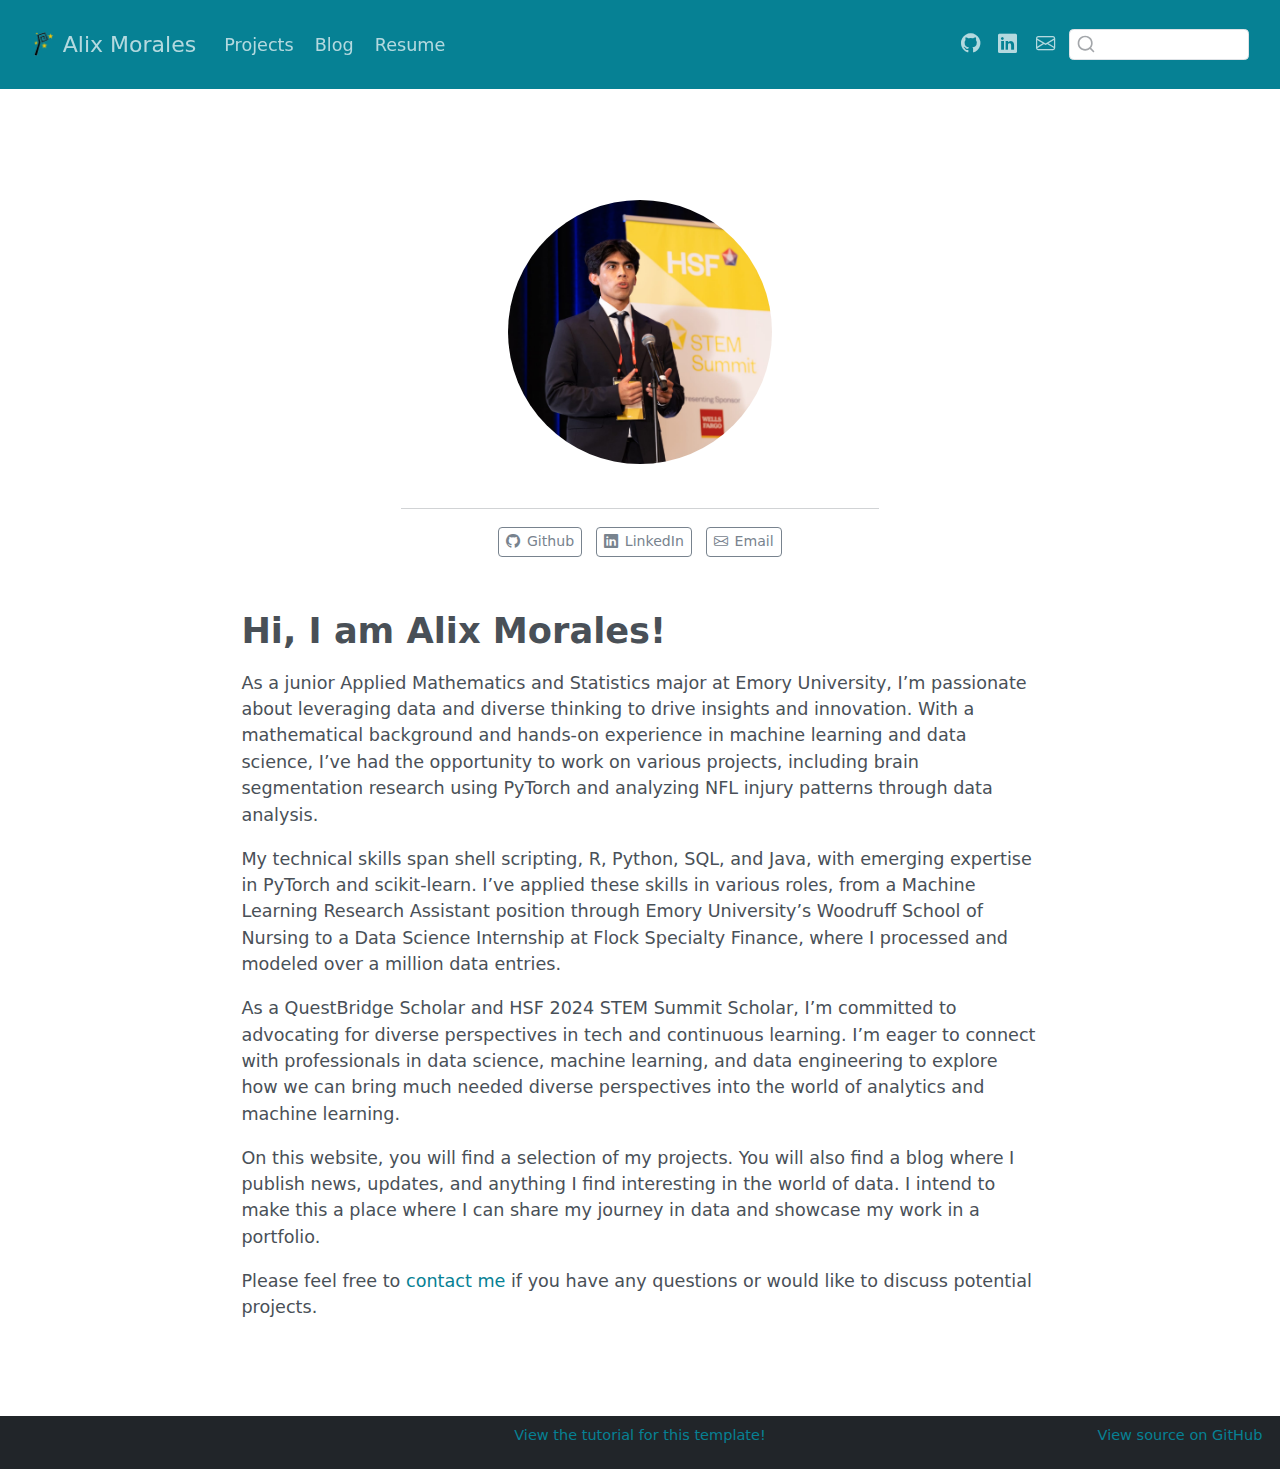
<file: docs/index.html>
<!DOCTYPE html>
<html xmlns="http://www.w3.org/1999/xhtml" lang="en" xml:lang="en"><head>

<meta charset="utf-8">
<meta name="generator" content="quarto-1.5.57">

<meta name="viewport" content="width=device-width, initial-scale=1.0, user-scalable=yes">


<title>Alix Morales</title>
<style>
code{white-space: pre-wrap;}
span.smallcaps{font-variant: small-caps;}
div.columns{display: flex; gap: min(4vw, 1.5em);}
div.column{flex: auto; overflow-x: auto;}
div.hanging-indent{margin-left: 1.5em; text-indent: -1.5em;}
ul.task-list{list-style: none;}
ul.task-list li input[type="checkbox"] {
  width: 0.8em;
  margin: 0 0.8em 0.2em -1em; /* quarto-specific, see https://github.com/quarto-dev/quarto-cli/issues/4556 */ 
  vertical-align: middle;
}
</style>


<script src="site_libs/quarto-nav/quarto-nav.js"></script>
<script src="site_libs/clipboard/clipboard.min.js"></script>
<script src="site_libs/quarto-search/autocomplete.umd.js"></script>
<script src="site_libs/quarto-search/fuse.min.js"></script>
<script src="site_libs/quarto-search/quarto-search.js"></script>
<meta name="quarto:offset" content="./">
<link href="./img/favicon.png" rel="icon" type="image/png">
<script src="site_libs/quarto-html/quarto.js"></script>
<script src="site_libs/quarto-html/popper.min.js"></script>
<script src="site_libs/quarto-html/tippy.umd.min.js"></script>
<link href="site_libs/quarto-html/tippy.css" rel="stylesheet">
<link href="site_libs/quarto-html/quarto-syntax-highlighting.css" rel="stylesheet" id="quarto-text-highlighting-styles">
<script src="site_libs/bootstrap/bootstrap.min.js"></script>
<link href="site_libs/bootstrap/bootstrap-icons.css" rel="stylesheet">
<link href="site_libs/bootstrap/bootstrap.min.css" rel="stylesheet" id="quarto-bootstrap" data-mode="light">
<script id="quarto-search-options" type="application/json">{
  "location": "navbar",
  "copy-button": false,
  "collapse-after": 3,
  "panel-placement": "end",
  "type": "textbox",
  "limit": 50,
  "keyboard-shortcut": [
    "f",
    "/",
    "s"
  ],
  "language": {
    "search-no-results-text": "No results",
    "search-matching-documents-text": "matching documents",
    "search-copy-link-title": "Copy link to search",
    "search-hide-matches-text": "Hide additional matches",
    "search-more-match-text": "more match in this document",
    "search-more-matches-text": "more matches in this document",
    "search-clear-button-title": "Clear",
    "search-text-placeholder": "",
    "search-detached-cancel-button-title": "Cancel",
    "search-submit-button-title": "Submit",
    "search-label": "Search"
  }
}</script>


</head>

<body class="nav-fixed fullcontent">

<div id="quarto-search-results"></div>
  <header id="quarto-header" class="headroom fixed-top">
    <nav class="navbar navbar-expand-lg " data-bs-theme="dark">
      <div class="navbar-container container-fluid">
      <div class="navbar-brand-container mx-auto">
    <a href="./index.html" class="navbar-brand navbar-brand-logo">
    <img src="./img/logo.png" alt="" class="navbar-logo">
    </a>
    <a class="navbar-brand" href="./index.html">
    <span class="navbar-title">Alix Morales</span>
    </a>
  </div>
            <div id="quarto-search" class="" title="Search"></div>
          <button class="navbar-toggler" type="button" data-bs-toggle="collapse" data-bs-target="#navbarCollapse" aria-controls="navbarCollapse" role="menu" aria-expanded="false" aria-label="Toggle navigation" onclick="if (window.quartoToggleHeadroom) { window.quartoToggleHeadroom(); }">
  <span class="navbar-toggler-icon"></span>
</button>
          <div class="collapse navbar-collapse" id="navbarCollapse">
            <ul class="navbar-nav navbar-nav-scroll me-auto">
  <li class="nav-item">
    <a class="nav-link" href="./projects/index.html"> 
<span class="menu-text">Projects</span></a>
  </li>  
  <li class="nav-item">
    <a class="nav-link" href="./photography/index.html"> 
<span class="menu-text">Blog</span></a>
  </li>  
  <li class="nav-item">
    <a class="nav-link" href="./resume/index.html"> 
<span class="menu-text">Resume</span></a>
  </li>  
</ul>
            <ul class="navbar-nav navbar-nav-scroll ms-auto">
  <li class="nav-item compact">
    <a class="nav-link" href="https://github.com/AlixMorales"> <i class="bi bi-github" role="img">
</i> 
<span class="menu-text"></span></a>
  </li>  
  <li class="nav-item compact">
    <a class="nav-link" href="https://www.linkedin.com/in/alix-morales-83911324b/"> <i class="bi bi-linkedin" role="img">
</i> 
<span class="menu-text"></span></a>
  </li>  
  <li class="nav-item compact">
    <a class="nav-link" href="mailto:amora38@emory.edu"> <i class="bi bi-envelope" role="img" aria-label="email">
</i> 
<span class="menu-text"></span></a>
  </li>  
</ul>
          </div> <!-- /navcollapse -->
            <div class="quarto-navbar-tools">
</div>
      </div> <!-- /container-fluid -->
    </nav>
</header>
<!-- content -->
<div id="quarto-content" class="quarto-container page-columns page-rows-contents page-layout-article page-navbar">
<!-- sidebar -->
<!-- margin-sidebar -->
    
<!-- main -->
<main class="content" id="quarto-document-content">




<div class="quarto-about-jolla">
  <img src="img/ProfilePic.jpeg" class="about-image
  round " style="height: 15em; width: 15em;">
 <div id="about-block">
</div> 
  <hr class="about-sep">
   <div class="about-links">
  <a href="https://github.com/AlixMorales" class="about-link" rel="" target="">
    <i class="bi bi-github"></i>
     <span class="about-link-text">Github</span>
  </a>
  <a href="https://www.linkedin.com/in/alix-morales-83911324b/" class="about-link" rel="" target="">
    <i class="bi bi-linkedin"></i>
     <span class="about-link-text">LinkedIn</span>
  </a>
  <a href="mailto:amora38@emory.edu" class="about-link" rel="" target="">
    <i class="bi bi-envelope"></i>
     <span class="about-link-text">Email</span>
  </a>
</div>
</div>

<section id="hi-i-am-alix-morales" class="level1">
<h1>Hi, I am Alix Morales!</h1>
<p>As a junior Applied Mathematics and Statistics major at Emory University, I’m passionate about leveraging data and diverse thinking to drive insights and innovation. With a mathematical background and hands-on experience in machine learning and data science, I’ve had the opportunity to work on various projects, including brain segmentation research using PyTorch and analyzing NFL injury patterns through data analysis.</p>
<p>My technical skills span shell scripting, R, Python, SQL, and Java, with emerging expertise in PyTorch and scikit-learn. I’ve applied these skills in various roles, from a Machine Learning Research Assistant position through Emory University’s Woodruff School of Nursing to a Data Science Internship at Flock Specialty Finance, where I processed and modeled over a million data entries.</p>
<p>As a QuestBridge Scholar and HSF 2024 STEM Summit Scholar, I’m committed to advocating for diverse perspectives in tech and continuous learning. I’m eager to connect with professionals in data science, machine learning, and data engineering to explore how we can bring much needed diverse perspectives into the world of analytics and machine learning.</p>
<p>On this website, you will find a selection of my projects. You will also find a blog where I publish news, updates, and anything I find interesting in the world of data. I intend to make this a place where I can share my journey in data and showcase my work in a portfolio.</p>
<p>Please feel free to <a href="mailto:amora38@emory.edu">contact me</a> if you have any questions or would like to discuss potential projects.</p>



</section>

</main> <!-- /main -->
<script id="quarto-html-after-body" type="application/javascript">
window.document.addEventListener("DOMContentLoaded", function (event) {
  const toggleBodyColorMode = (bsSheetEl) => {
    const mode = bsSheetEl.getAttribute("data-mode");
    const bodyEl = window.document.querySelector("body");
    if (mode === "dark") {
      bodyEl.classList.add("quarto-dark");
      bodyEl.classList.remove("quarto-light");
    } else {
      bodyEl.classList.add("quarto-light");
      bodyEl.classList.remove("quarto-dark");
    }
  }
  const toggleBodyColorPrimary = () => {
    const bsSheetEl = window.document.querySelector("link#quarto-bootstrap");
    if (bsSheetEl) {
      toggleBodyColorMode(bsSheetEl);
    }
  }
  toggleBodyColorPrimary();  
  const isCodeAnnotation = (el) => {
    for (const clz of el.classList) {
      if (clz.startsWith('code-annotation-')) {                     
        return true;
      }
    }
    return false;
  }
  const onCopySuccess = function(e) {
    // button target
    const button = e.trigger;
    // don't keep focus
    button.blur();
    // flash "checked"
    button.classList.add('code-copy-button-checked');
    var currentTitle = button.getAttribute("title");
    button.setAttribute("title", "Copied!");
    let tooltip;
    if (window.bootstrap) {
      button.setAttribute("data-bs-toggle", "tooltip");
      button.setAttribute("data-bs-placement", "left");
      button.setAttribute("data-bs-title", "Copied!");
      tooltip = new bootstrap.Tooltip(button, 
        { trigger: "manual", 
          customClass: "code-copy-button-tooltip",
          offset: [0, -8]});
      tooltip.show();    
    }
    setTimeout(function() {
      if (tooltip) {
        tooltip.hide();
        button.removeAttribute("data-bs-title");
        button.removeAttribute("data-bs-toggle");
        button.removeAttribute("data-bs-placement");
      }
      button.setAttribute("title", currentTitle);
      button.classList.remove('code-copy-button-checked');
    }, 1000);
    // clear code selection
    e.clearSelection();
  }
  const getTextToCopy = function(trigger) {
      const codeEl = trigger.previousElementSibling.cloneNode(true);
      for (const childEl of codeEl.children) {
        if (isCodeAnnotation(childEl)) {
          childEl.remove();
        }
      }
      return codeEl.innerText;
  }
  const clipboard = new window.ClipboardJS('.code-copy-button:not([data-in-quarto-modal])', {
    text: getTextToCopy
  });
  clipboard.on('success', onCopySuccess);
  if (window.document.getElementById('quarto-embedded-source-code-modal')) {
    // For code content inside modals, clipBoardJS needs to be initialized with a container option
    // TODO: Check when it could be a function (https://github.com/zenorocha/clipboard.js/issues/860)
    const clipboardModal = new window.ClipboardJS('.code-copy-button[data-in-quarto-modal]', {
      text: getTextToCopy,
      container: window.document.getElementById('quarto-embedded-source-code-modal')
    });
    clipboardModal.on('success', onCopySuccess);
  }
    var localhostRegex = new RegExp(/^(?:http|https):\/\/localhost\:?[0-9]*\//);
    var mailtoRegex = new RegExp(/^mailto:/);
      var filterRegex = new RegExp('/' + window.location.host + '/');
    var isInternal = (href) => {
        return filterRegex.test(href) || localhostRegex.test(href) || mailtoRegex.test(href);
    }
    // Inspect non-navigation links and adorn them if external
 	var links = window.document.querySelectorAll('a[href]:not(.nav-link):not(.navbar-brand):not(.toc-action):not(.sidebar-link):not(.sidebar-item-toggle):not(.pagination-link):not(.no-external):not([aria-hidden]):not(.dropdown-item):not(.quarto-navigation-tool):not(.about-link)');
    for (var i=0; i<links.length; i++) {
      const link = links[i];
      if (!isInternal(link.href)) {
        // undo the damage that might have been done by quarto-nav.js in the case of
        // links that we want to consider external
        if (link.dataset.originalHref !== undefined) {
          link.href = link.dataset.originalHref;
        }
      }
    }
  function tippyHover(el, contentFn, onTriggerFn, onUntriggerFn) {
    const config = {
      allowHTML: true,
      maxWidth: 500,
      delay: 100,
      arrow: false,
      appendTo: function(el) {
          return el.parentElement;
      },
      interactive: true,
      interactiveBorder: 10,
      theme: 'quarto',
      placement: 'bottom-start',
    };
    if (contentFn) {
      config.content = contentFn;
    }
    if (onTriggerFn) {
      config.onTrigger = onTriggerFn;
    }
    if (onUntriggerFn) {
      config.onUntrigger = onUntriggerFn;
    }
    window.tippy(el, config); 
  }
  const noterefs = window.document.querySelectorAll('a[role="doc-noteref"]');
  for (var i=0; i<noterefs.length; i++) {
    const ref = noterefs[i];
    tippyHover(ref, function() {
      // use id or data attribute instead here
      let href = ref.getAttribute('data-footnote-href') || ref.getAttribute('href');
      try { href = new URL(href).hash; } catch {}
      const id = href.replace(/^#\/?/, "");
      const note = window.document.getElementById(id);
      if (note) {
        return note.innerHTML;
      } else {
        return "";
      }
    });
  }
  const xrefs = window.document.querySelectorAll('a.quarto-xref');
  const processXRef = (id, note) => {
    // Strip column container classes
    const stripColumnClz = (el) => {
      el.classList.remove("page-full", "page-columns");
      if (el.children) {
        for (const child of el.children) {
          stripColumnClz(child);
        }
      }
    }
    stripColumnClz(note)
    if (id === null || id.startsWith('sec-')) {
      // Special case sections, only their first couple elements
      const container = document.createElement("div");
      if (note.children && note.children.length > 2) {
        container.appendChild(note.children[0].cloneNode(true));
        for (let i = 1; i < note.children.length; i++) {
          const child = note.children[i];
          if (child.tagName === "P" && child.innerText === "") {
            continue;
          } else {
            container.appendChild(child.cloneNode(true));
            break;
          }
        }
        if (window.Quarto?.typesetMath) {
          window.Quarto.typesetMath(container);
        }
        return container.innerHTML
      } else {
        if (window.Quarto?.typesetMath) {
          window.Quarto.typesetMath(note);
        }
        return note.innerHTML;
      }
    } else {
      // Remove any anchor links if they are present
      const anchorLink = note.querySelector('a.anchorjs-link');
      if (anchorLink) {
        anchorLink.remove();
      }
      if (window.Quarto?.typesetMath) {
        window.Quarto.typesetMath(note);
      }
      // TODO in 1.5, we should make sure this works without a callout special case
      if (note.classList.contains("callout")) {
        return note.outerHTML;
      } else {
        return note.innerHTML;
      }
    }
  }
  for (var i=0; i<xrefs.length; i++) {
    const xref = xrefs[i];
    tippyHover(xref, undefined, function(instance) {
      instance.disable();
      let url = xref.getAttribute('href');
      let hash = undefined; 
      if (url.startsWith('#')) {
        hash = url;
      } else {
        try { hash = new URL(url).hash; } catch {}
      }
      if (hash) {
        const id = hash.replace(/^#\/?/, "");
        const note = window.document.getElementById(id);
        if (note !== null) {
          try {
            const html = processXRef(id, note.cloneNode(true));
            instance.setContent(html);
          } finally {
            instance.enable();
            instance.show();
          }
        } else {
          // See if we can fetch this
          fetch(url.split('#')[0])
          .then(res => res.text())
          .then(html => {
            const parser = new DOMParser();
            const htmlDoc = parser.parseFromString(html, "text/html");
            const note = htmlDoc.getElementById(id);
            if (note !== null) {
              const html = processXRef(id, note);
              instance.setContent(html);
            } 
          }).finally(() => {
            instance.enable();
            instance.show();
          });
        }
      } else {
        // See if we can fetch a full url (with no hash to target)
        // This is a special case and we should probably do some content thinning / targeting
        fetch(url)
        .then(res => res.text())
        .then(html => {
          const parser = new DOMParser();
          const htmlDoc = parser.parseFromString(html, "text/html");
          const note = htmlDoc.querySelector('main.content');
          if (note !== null) {
            // This should only happen for chapter cross references
            // (since there is no id in the URL)
            // remove the first header
            if (note.children.length > 0 && note.children[0].tagName === "HEADER") {
              note.children[0].remove();
            }
            const html = processXRef(null, note);
            instance.setContent(html);
          } 
        }).finally(() => {
          instance.enable();
          instance.show();
        });
      }
    }, function(instance) {
    });
  }
      let selectedAnnoteEl;
      const selectorForAnnotation = ( cell, annotation) => {
        let cellAttr = 'data-code-cell="' + cell + '"';
        let lineAttr = 'data-code-annotation="' +  annotation + '"';
        const selector = 'span[' + cellAttr + '][' + lineAttr + ']';
        return selector;
      }
      const selectCodeLines = (annoteEl) => {
        const doc = window.document;
        const targetCell = annoteEl.getAttribute("data-target-cell");
        const targetAnnotation = annoteEl.getAttribute("data-target-annotation");
        const annoteSpan = window.document.querySelector(selectorForAnnotation(targetCell, targetAnnotation));
        const lines = annoteSpan.getAttribute("data-code-lines").split(",");
        const lineIds = lines.map((line) => {
          return targetCell + "-" + line;
        })
        let top = null;
        let height = null;
        let parent = null;
        if (lineIds.length > 0) {
            //compute the position of the single el (top and bottom and make a div)
            const el = window.document.getElementById(lineIds[0]);
            top = el.offsetTop;
            height = el.offsetHeight;
            parent = el.parentElement.parentElement;
          if (lineIds.length > 1) {
            const lastEl = window.document.getElementById(lineIds[lineIds.length - 1]);
            const bottom = lastEl.offsetTop + lastEl.offsetHeight;
            height = bottom - top;
          }
          if (top !== null && height !== null && parent !== null) {
            // cook up a div (if necessary) and position it 
            let div = window.document.getElementById("code-annotation-line-highlight");
            if (div === null) {
              div = window.document.createElement("div");
              div.setAttribute("id", "code-annotation-line-highlight");
              div.style.position = 'absolute';
              parent.appendChild(div);
            }
            div.style.top = top - 2 + "px";
            div.style.height = height + 4 + "px";
            div.style.left = 0;
            let gutterDiv = window.document.getElementById("code-annotation-line-highlight-gutter");
            if (gutterDiv === null) {
              gutterDiv = window.document.createElement("div");
              gutterDiv.setAttribute("id", "code-annotation-line-highlight-gutter");
              gutterDiv.style.position = 'absolute';
              const codeCell = window.document.getElementById(targetCell);
              const gutter = codeCell.querySelector('.code-annotation-gutter');
              gutter.appendChild(gutterDiv);
            }
            gutterDiv.style.top = top - 2 + "px";
            gutterDiv.style.height = height + 4 + "px";
          }
          selectedAnnoteEl = annoteEl;
        }
      };
      const unselectCodeLines = () => {
        const elementsIds = ["code-annotation-line-highlight", "code-annotation-line-highlight-gutter"];
        elementsIds.forEach((elId) => {
          const div = window.document.getElementById(elId);
          if (div) {
            div.remove();
          }
        });
        selectedAnnoteEl = undefined;
      };
        // Handle positioning of the toggle
    window.addEventListener(
      "resize",
      throttle(() => {
        elRect = undefined;
        if (selectedAnnoteEl) {
          selectCodeLines(selectedAnnoteEl);
        }
      }, 10)
    );
    function throttle(fn, ms) {
    let throttle = false;
    let timer;
      return (...args) => {
        if(!throttle) { // first call gets through
            fn.apply(this, args);
            throttle = true;
        } else { // all the others get throttled
            if(timer) clearTimeout(timer); // cancel #2
            timer = setTimeout(() => {
              fn.apply(this, args);
              timer = throttle = false;
            }, ms);
        }
      };
    }
      // Attach click handler to the DT
      const annoteDls = window.document.querySelectorAll('dt[data-target-cell]');
      for (const annoteDlNode of annoteDls) {
        annoteDlNode.addEventListener('click', (event) => {
          const clickedEl = event.target;
          if (clickedEl !== selectedAnnoteEl) {
            unselectCodeLines();
            const activeEl = window.document.querySelector('dt[data-target-cell].code-annotation-active');
            if (activeEl) {
              activeEl.classList.remove('code-annotation-active');
            }
            selectCodeLines(clickedEl);
            clickedEl.classList.add('code-annotation-active');
          } else {
            // Unselect the line
            unselectCodeLines();
            clickedEl.classList.remove('code-annotation-active');
          }
        });
      }
  const findCites = (el) => {
    const parentEl = el.parentElement;
    if (parentEl) {
      const cites = parentEl.dataset.cites;
      if (cites) {
        return {
          el,
          cites: cites.split(' ')
        };
      } else {
        return findCites(el.parentElement)
      }
    } else {
      return undefined;
    }
  };
  var bibliorefs = window.document.querySelectorAll('a[role="doc-biblioref"]');
  for (var i=0; i<bibliorefs.length; i++) {
    const ref = bibliorefs[i];
    const citeInfo = findCites(ref);
    if (citeInfo) {
      tippyHover(citeInfo.el, function() {
        var popup = window.document.createElement('div');
        citeInfo.cites.forEach(function(cite) {
          var citeDiv = window.document.createElement('div');
          citeDiv.classList.add('hanging-indent');
          citeDiv.classList.add('csl-entry');
          var biblioDiv = window.document.getElementById('ref-' + cite);
          if (biblioDiv) {
            citeDiv.innerHTML = biblioDiv.innerHTML;
          }
          popup.appendChild(citeDiv);
        });
        return popup.innerHTML;
      });
    }
  }
});
</script>
</div> <!-- /content -->
<footer class="footer">
  <div class="nav-footer">
    <div class="nav-footer-left">
      &nbsp;
    </div>   
    <div class="nav-footer-center">
<p><span class="faux-block"><a href="https://www.marvinschmitt.com/blog/website-tutorial-quarto/">View the tutorial for this template!</a></span></p>
</div>
    <div class="nav-footer-right">
<p><span class="faux-block"><a href="https://github.com/marvinschmitt/quarto-website-template/">View source on GitHub</a></span></p>
</div>
  </div>
</footer>




</body></html>
</file>
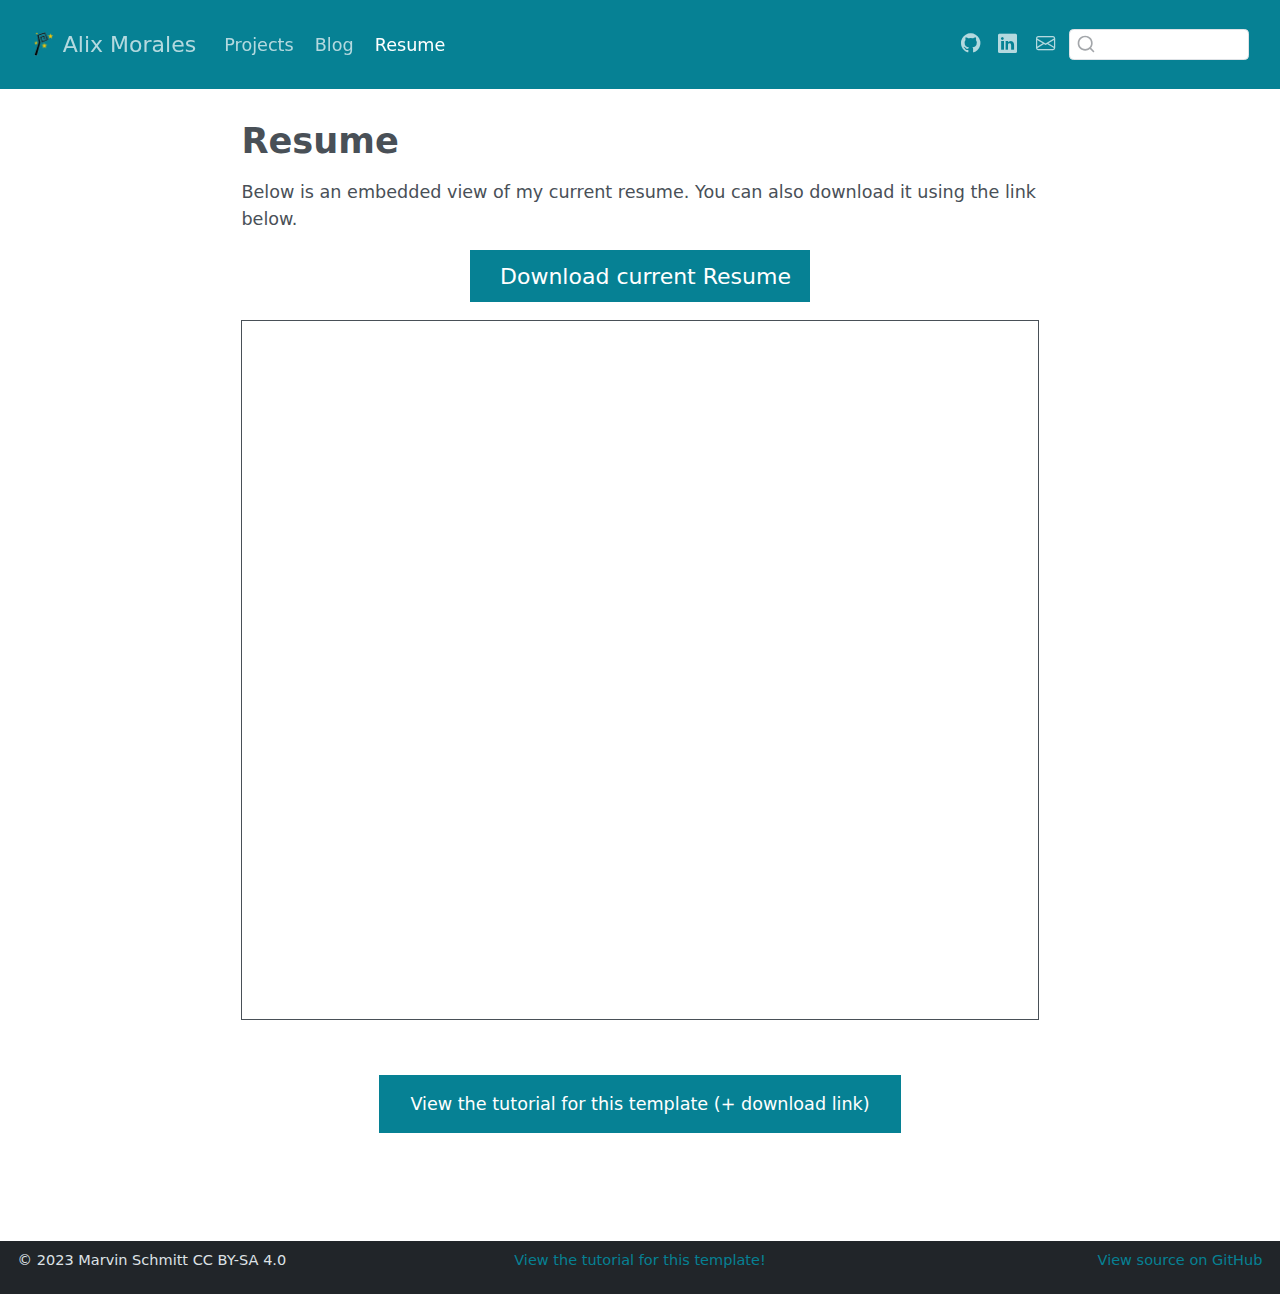
<file: docs/cv/index.html>
<!DOCTYPE html>
<html xmlns="http://www.w3.org/1999/xhtml" lang="en" xml:lang="en"><head>

<meta charset="utf-8">
<meta name="generator" content="quarto-1.5.57">

<meta name="viewport" content="width=device-width, initial-scale=1.0, user-scalable=yes">


<title>Resume – Alix Morales</title>
<style>
code{white-space: pre-wrap;}
span.smallcaps{font-variant: small-caps;}
div.columns{display: flex; gap: min(4vw, 1.5em);}
div.column{flex: auto; overflow-x: auto;}
div.hanging-indent{margin-left: 1.5em; text-indent: -1.5em;}
ul.task-list{list-style: none;}
ul.task-list li input[type="checkbox"] {
  width: 0.8em;
  margin: 0 0.8em 0.2em -1em; /* quarto-specific, see https://github.com/quarto-dev/quarto-cli/issues/4556 */ 
  vertical-align: middle;
}
</style>


<script src="../site_libs/quarto-nav/quarto-nav.js"></script>
<script src="../site_libs/clipboard/clipboard.min.js"></script>
<script src="../site_libs/quarto-search/autocomplete.umd.js"></script>
<script src="../site_libs/quarto-search/fuse.min.js"></script>
<script src="../site_libs/quarto-search/quarto-search.js"></script>
<meta name="quarto:offset" content="../">
<link href="../img/favicon.png" rel="icon" type="image/png">
<script src="../site_libs/quarto-html/quarto.js"></script>
<script src="../site_libs/quarto-html/popper.min.js"></script>
<script src="../site_libs/quarto-html/tippy.umd.min.js"></script>
<script src="../site_libs/quarto-html/anchor.min.js"></script>
<link href="../site_libs/quarto-html/tippy.css" rel="stylesheet">
<link href="../site_libs/quarto-html/quarto-syntax-highlighting.css" rel="stylesheet" id="quarto-text-highlighting-styles">
<script src="../site_libs/bootstrap/bootstrap.min.js"></script>
<link href="../site_libs/bootstrap/bootstrap-icons.css" rel="stylesheet">
<link href="../site_libs/bootstrap/bootstrap.min.css" rel="stylesheet" id="quarto-bootstrap" data-mode="light">
<script id="quarto-search-options" type="application/json">{
  "location": "navbar",
  "copy-button": false,
  "collapse-after": 3,
  "panel-placement": "end",
  "type": "textbox",
  "limit": 50,
  "keyboard-shortcut": [
    "f",
    "/",
    "s"
  ],
  "language": {
    "search-no-results-text": "No results",
    "search-matching-documents-text": "matching documents",
    "search-copy-link-title": "Copy link to search",
    "search-hide-matches-text": "Hide additional matches",
    "search-more-match-text": "more match in this document",
    "search-more-matches-text": "more matches in this document",
    "search-clear-button-title": "Clear",
    "search-text-placeholder": "",
    "search-detached-cancel-button-title": "Cancel",
    "search-submit-button-title": "Submit",
    "search-label": "Search"
  }
}</script>


</head>

<body class="nav-fixed fullcontent">

<div id="quarto-search-results"></div>
  <header id="quarto-header" class="headroom fixed-top">
    <nav class="navbar navbar-expand-lg " data-bs-theme="dark">
      <div class="navbar-container container-fluid">
      <div class="navbar-brand-container mx-auto">
    <a href="../index.html" class="navbar-brand navbar-brand-logo">
    <img src="../img/logo.png" alt="" class="navbar-logo">
    </a>
    <a class="navbar-brand" href="../index.html">
    <span class="navbar-title">Alix Morales</span>
    </a>
  </div>
            <div id="quarto-search" class="" title="Search"></div>
          <button class="navbar-toggler" type="button" data-bs-toggle="collapse" data-bs-target="#navbarCollapse" aria-controls="navbarCollapse" role="menu" aria-expanded="false" aria-label="Toggle navigation" onclick="if (window.quartoToggleHeadroom) { window.quartoToggleHeadroom(); }">
  <span class="navbar-toggler-icon"></span>
</button>
          <div class="collapse navbar-collapse" id="navbarCollapse">
            <ul class="navbar-nav navbar-nav-scroll me-auto">
  <li class="nav-item">
    <a class="nav-link" href="../projects/index.html"> 
<span class="menu-text">Projects</span></a>
  </li>  
  <li class="nav-item">
    <a class="nav-link" href="../photography/index.html"> 
<span class="menu-text">Blog</span></a>
  </li>  
  <li class="nav-item">
    <a class="nav-link active" href="../cv/index.html" aria-current="page"> 
<span class="menu-text">Resume</span></a>
  </li>  
</ul>
            <ul class="navbar-nav navbar-nav-scroll ms-auto">
  <li class="nav-item compact">
    <a class="nav-link" href="https://github.com/AlixMorales"> <i class="bi bi-github" role="img">
</i> 
<span class="menu-text"></span></a>
  </li>  
  <li class="nav-item compact">
    <a class="nav-link" href="https://www.linkedin.com/in/alix-morales-83911324b/"> <i class="bi bi-linkedin" role="img">
</i> 
<span class="menu-text"></span></a>
  </li>  
  <li class="nav-item compact">
    <a class="nav-link" href="mailto:amora38@emory.edu"> <i class="bi bi-envelope" role="img" aria-label="email">
</i> 
<span class="menu-text"></span></a>
  </li>  
</ul>
          </div> <!-- /navcollapse -->
            <div class="quarto-navbar-tools">
</div>
      </div> <!-- /container-fluid -->
    </nav>
</header>
<!-- content -->
<div id="quarto-content" class="quarto-container page-columns page-rows-contents page-layout-article page-navbar">
<!-- sidebar -->
<!-- margin-sidebar -->
    
<!-- main -->
<main class="content" id="quarto-document-content">

<header id="title-block-header" class="quarto-title-block default">
<div class="quarto-title">
<h1 class="title">Resume</h1>
</div>



<div class="quarto-title-meta">

    
  
    
  </div>
  


</header>


<p>Below is an embedded view of my current resume. You can also download it using the link below.</p>
<!-- Download button for the resume -->
<p class="text-center">
  <a class="btn btn-primary btn-lg cv-download" href="QuartoResume.pdf" target="_blank">
    <i class="fa-solid fa-file-arrow-down"></i> Download current Resume
  </a>
</p>

<!-- Embedded PDF viewer for the resume -->
<div class="embed-container">
  <iframe src="QuartoResume.pdf#toolbar=0" style="border: 0.5px solid;width: 100%; height: 700px;"></iframe>
</div>
<div style="margin: 30px; text-align: center;">
<a class="btn btn-primary" href="https://www.marvinschmitt.com/blog/website-tutorial-quarto/" role="button" target="_blank" style="padding: 15px 30px;">View the tutorial for this template (+ download link)</a>
</div>



</main> <!-- /main -->
<script id="quarto-html-after-body" type="application/javascript">
window.document.addEventListener("DOMContentLoaded", function (event) {
  const toggleBodyColorMode = (bsSheetEl) => {
    const mode = bsSheetEl.getAttribute("data-mode");
    const bodyEl = window.document.querySelector("body");
    if (mode === "dark") {
      bodyEl.classList.add("quarto-dark");
      bodyEl.classList.remove("quarto-light");
    } else {
      bodyEl.classList.add("quarto-light");
      bodyEl.classList.remove("quarto-dark");
    }
  }
  const toggleBodyColorPrimary = () => {
    const bsSheetEl = window.document.querySelector("link#quarto-bootstrap");
    if (bsSheetEl) {
      toggleBodyColorMode(bsSheetEl);
    }
  }
  toggleBodyColorPrimary();  
  const icon = "";
  const anchorJS = new window.AnchorJS();
  anchorJS.options = {
    placement: 'right',
    icon: icon
  };
  anchorJS.add('.anchored');
  const isCodeAnnotation = (el) => {
    for (const clz of el.classList) {
      if (clz.startsWith('code-annotation-')) {                     
        return true;
      }
    }
    return false;
  }
  const onCopySuccess = function(e) {
    // button target
    const button = e.trigger;
    // don't keep focus
    button.blur();
    // flash "checked"
    button.classList.add('code-copy-button-checked');
    var currentTitle = button.getAttribute("title");
    button.setAttribute("title", "Copied!");
    let tooltip;
    if (window.bootstrap) {
      button.setAttribute("data-bs-toggle", "tooltip");
      button.setAttribute("data-bs-placement", "left");
      button.setAttribute("data-bs-title", "Copied!");
      tooltip = new bootstrap.Tooltip(button, 
        { trigger: "manual", 
          customClass: "code-copy-button-tooltip",
          offset: [0, -8]});
      tooltip.show();    
    }
    setTimeout(function() {
      if (tooltip) {
        tooltip.hide();
        button.removeAttribute("data-bs-title");
        button.removeAttribute("data-bs-toggle");
        button.removeAttribute("data-bs-placement");
      }
      button.setAttribute("title", currentTitle);
      button.classList.remove('code-copy-button-checked');
    }, 1000);
    // clear code selection
    e.clearSelection();
  }
  const getTextToCopy = function(trigger) {
      const codeEl = trigger.previousElementSibling.cloneNode(true);
      for (const childEl of codeEl.children) {
        if (isCodeAnnotation(childEl)) {
          childEl.remove();
        }
      }
      return codeEl.innerText;
  }
  const clipboard = new window.ClipboardJS('.code-copy-button:not([data-in-quarto-modal])', {
    text: getTextToCopy
  });
  clipboard.on('success', onCopySuccess);
  if (window.document.getElementById('quarto-embedded-source-code-modal')) {
    // For code content inside modals, clipBoardJS needs to be initialized with a container option
    // TODO: Check when it could be a function (https://github.com/zenorocha/clipboard.js/issues/860)
    const clipboardModal = new window.ClipboardJS('.code-copy-button[data-in-quarto-modal]', {
      text: getTextToCopy,
      container: window.document.getElementById('quarto-embedded-source-code-modal')
    });
    clipboardModal.on('success', onCopySuccess);
  }
    var localhostRegex = new RegExp(/^(?:http|https):\/\/localhost\:?[0-9]*\//);
    var mailtoRegex = new RegExp(/^mailto:/);
      var filterRegex = new RegExp('/' + window.location.host + '/');
    var isInternal = (href) => {
        return filterRegex.test(href) || localhostRegex.test(href) || mailtoRegex.test(href);
    }
    // Inspect non-navigation links and adorn them if external
 	var links = window.document.querySelectorAll('a[href]:not(.nav-link):not(.navbar-brand):not(.toc-action):not(.sidebar-link):not(.sidebar-item-toggle):not(.pagination-link):not(.no-external):not([aria-hidden]):not(.dropdown-item):not(.quarto-navigation-tool):not(.about-link)');
    for (var i=0; i<links.length; i++) {
      const link = links[i];
      if (!isInternal(link.href)) {
        // undo the damage that might have been done by quarto-nav.js in the case of
        // links that we want to consider external
        if (link.dataset.originalHref !== undefined) {
          link.href = link.dataset.originalHref;
        }
      }
    }
  function tippyHover(el, contentFn, onTriggerFn, onUntriggerFn) {
    const config = {
      allowHTML: true,
      maxWidth: 500,
      delay: 100,
      arrow: false,
      appendTo: function(el) {
          return el.parentElement;
      },
      interactive: true,
      interactiveBorder: 10,
      theme: 'quarto',
      placement: 'bottom-start',
    };
    if (contentFn) {
      config.content = contentFn;
    }
    if (onTriggerFn) {
      config.onTrigger = onTriggerFn;
    }
    if (onUntriggerFn) {
      config.onUntrigger = onUntriggerFn;
    }
    window.tippy(el, config); 
  }
  const noterefs = window.document.querySelectorAll('a[role="doc-noteref"]');
  for (var i=0; i<noterefs.length; i++) {
    const ref = noterefs[i];
    tippyHover(ref, function() {
      // use id or data attribute instead here
      let href = ref.getAttribute('data-footnote-href') || ref.getAttribute('href');
      try { href = new URL(href).hash; } catch {}
      const id = href.replace(/^#\/?/, "");
      const note = window.document.getElementById(id);
      if (note) {
        return note.innerHTML;
      } else {
        return "";
      }
    });
  }
  const xrefs = window.document.querySelectorAll('a.quarto-xref');
  const processXRef = (id, note) => {
    // Strip column container classes
    const stripColumnClz = (el) => {
      el.classList.remove("page-full", "page-columns");
      if (el.children) {
        for (const child of el.children) {
          stripColumnClz(child);
        }
      }
    }
    stripColumnClz(note)
    if (id === null || id.startsWith('sec-')) {
      // Special case sections, only their first couple elements
      const container = document.createElement("div");
      if (note.children && note.children.length > 2) {
        container.appendChild(note.children[0].cloneNode(true));
        for (let i = 1; i < note.children.length; i++) {
          const child = note.children[i];
          if (child.tagName === "P" && child.innerText === "") {
            continue;
          } else {
            container.appendChild(child.cloneNode(true));
            break;
          }
        }
        if (window.Quarto?.typesetMath) {
          window.Quarto.typesetMath(container);
        }
        return container.innerHTML
      } else {
        if (window.Quarto?.typesetMath) {
          window.Quarto.typesetMath(note);
        }
        return note.innerHTML;
      }
    } else {
      // Remove any anchor links if they are present
      const anchorLink = note.querySelector('a.anchorjs-link');
      if (anchorLink) {
        anchorLink.remove();
      }
      if (window.Quarto?.typesetMath) {
        window.Quarto.typesetMath(note);
      }
      // TODO in 1.5, we should make sure this works without a callout special case
      if (note.classList.contains("callout")) {
        return note.outerHTML;
      } else {
        return note.innerHTML;
      }
    }
  }
  for (var i=0; i<xrefs.length; i++) {
    const xref = xrefs[i];
    tippyHover(xref, undefined, function(instance) {
      instance.disable();
      let url = xref.getAttribute('href');
      let hash = undefined; 
      if (url.startsWith('#')) {
        hash = url;
      } else {
        try { hash = new URL(url).hash; } catch {}
      }
      if (hash) {
        const id = hash.replace(/^#\/?/, "");
        const note = window.document.getElementById(id);
        if (note !== null) {
          try {
            const html = processXRef(id, note.cloneNode(true));
            instance.setContent(html);
          } finally {
            instance.enable();
            instance.show();
          }
        } else {
          // See if we can fetch this
          fetch(url.split('#')[0])
          .then(res => res.text())
          .then(html => {
            const parser = new DOMParser();
            const htmlDoc = parser.parseFromString(html, "text/html");
            const note = htmlDoc.getElementById(id);
            if (note !== null) {
              const html = processXRef(id, note);
              instance.setContent(html);
            } 
          }).finally(() => {
            instance.enable();
            instance.show();
          });
        }
      } else {
        // See if we can fetch a full url (with no hash to target)
        // This is a special case and we should probably do some content thinning / targeting
        fetch(url)
        .then(res => res.text())
        .then(html => {
          const parser = new DOMParser();
          const htmlDoc = parser.parseFromString(html, "text/html");
          const note = htmlDoc.querySelector('main.content');
          if (note !== null) {
            // This should only happen for chapter cross references
            // (since there is no id in the URL)
            // remove the first header
            if (note.children.length > 0 && note.children[0].tagName === "HEADER") {
              note.children[0].remove();
            }
            const html = processXRef(null, note);
            instance.setContent(html);
          } 
        }).finally(() => {
          instance.enable();
          instance.show();
        });
      }
    }, function(instance) {
    });
  }
      let selectedAnnoteEl;
      const selectorForAnnotation = ( cell, annotation) => {
        let cellAttr = 'data-code-cell="' + cell + '"';
        let lineAttr = 'data-code-annotation="' +  annotation + '"';
        const selector = 'span[' + cellAttr + '][' + lineAttr + ']';
        return selector;
      }
      const selectCodeLines = (annoteEl) => {
        const doc = window.document;
        const targetCell = annoteEl.getAttribute("data-target-cell");
        const targetAnnotation = annoteEl.getAttribute("data-target-annotation");
        const annoteSpan = window.document.querySelector(selectorForAnnotation(targetCell, targetAnnotation));
        const lines = annoteSpan.getAttribute("data-code-lines").split(",");
        const lineIds = lines.map((line) => {
          return targetCell + "-" + line;
        })
        let top = null;
        let height = null;
        let parent = null;
        if (lineIds.length > 0) {
            //compute the position of the single el (top and bottom and make a div)
            const el = window.document.getElementById(lineIds[0]);
            top = el.offsetTop;
            height = el.offsetHeight;
            parent = el.parentElement.parentElement;
          if (lineIds.length > 1) {
            const lastEl = window.document.getElementById(lineIds[lineIds.length - 1]);
            const bottom = lastEl.offsetTop + lastEl.offsetHeight;
            height = bottom - top;
          }
          if (top !== null && height !== null && parent !== null) {
            // cook up a div (if necessary) and position it 
            let div = window.document.getElementById("code-annotation-line-highlight");
            if (div === null) {
              div = window.document.createElement("div");
              div.setAttribute("id", "code-annotation-line-highlight");
              div.style.position = 'absolute';
              parent.appendChild(div);
            }
            div.style.top = top - 2 + "px";
            div.style.height = height + 4 + "px";
            div.style.left = 0;
            let gutterDiv = window.document.getElementById("code-annotation-line-highlight-gutter");
            if (gutterDiv === null) {
              gutterDiv = window.document.createElement("div");
              gutterDiv.setAttribute("id", "code-annotation-line-highlight-gutter");
              gutterDiv.style.position = 'absolute';
              const codeCell = window.document.getElementById(targetCell);
              const gutter = codeCell.querySelector('.code-annotation-gutter');
              gutter.appendChild(gutterDiv);
            }
            gutterDiv.style.top = top - 2 + "px";
            gutterDiv.style.height = height + 4 + "px";
          }
          selectedAnnoteEl = annoteEl;
        }
      };
      const unselectCodeLines = () => {
        const elementsIds = ["code-annotation-line-highlight", "code-annotation-line-highlight-gutter"];
        elementsIds.forEach((elId) => {
          const div = window.document.getElementById(elId);
          if (div) {
            div.remove();
          }
        });
        selectedAnnoteEl = undefined;
      };
        // Handle positioning of the toggle
    window.addEventListener(
      "resize",
      throttle(() => {
        elRect = undefined;
        if (selectedAnnoteEl) {
          selectCodeLines(selectedAnnoteEl);
        }
      }, 10)
    );
    function throttle(fn, ms) {
    let throttle = false;
    let timer;
      return (...args) => {
        if(!throttle) { // first call gets through
            fn.apply(this, args);
            throttle = true;
        } else { // all the others get throttled
            if(timer) clearTimeout(timer); // cancel #2
            timer = setTimeout(() => {
              fn.apply(this, args);
              timer = throttle = false;
            }, ms);
        }
      };
    }
      // Attach click handler to the DT
      const annoteDls = window.document.querySelectorAll('dt[data-target-cell]');
      for (const annoteDlNode of annoteDls) {
        annoteDlNode.addEventListener('click', (event) => {
          const clickedEl = event.target;
          if (clickedEl !== selectedAnnoteEl) {
            unselectCodeLines();
            const activeEl = window.document.querySelector('dt[data-target-cell].code-annotation-active');
            if (activeEl) {
              activeEl.classList.remove('code-annotation-active');
            }
            selectCodeLines(clickedEl);
            clickedEl.classList.add('code-annotation-active');
          } else {
            // Unselect the line
            unselectCodeLines();
            clickedEl.classList.remove('code-annotation-active');
          }
        });
      }
  const findCites = (el) => {
    const parentEl = el.parentElement;
    if (parentEl) {
      const cites = parentEl.dataset.cites;
      if (cites) {
        return {
          el,
          cites: cites.split(' ')
        };
      } else {
        return findCites(el.parentElement)
      }
    } else {
      return undefined;
    }
  };
  var bibliorefs = window.document.querySelectorAll('a[role="doc-biblioref"]');
  for (var i=0; i<bibliorefs.length; i++) {
    const ref = bibliorefs[i];
    const citeInfo = findCites(ref);
    if (citeInfo) {
      tippyHover(citeInfo.el, function() {
        var popup = window.document.createElement('div');
        citeInfo.cites.forEach(function(cite) {
          var citeDiv = window.document.createElement('div');
          citeDiv.classList.add('hanging-indent');
          citeDiv.classList.add('csl-entry');
          var biblioDiv = window.document.getElementById('ref-' + cite);
          if (biblioDiv) {
            citeDiv.innerHTML = biblioDiv.innerHTML;
          }
          popup.appendChild(citeDiv);
        });
        return popup.innerHTML;
      });
    }
  }
});
</script>
</div> <!-- /content -->
<footer class="footer">
  <div class="nav-footer">
    <div class="nav-footer-left">
<p><span class="faux-block">© 2023 Marvin Schmitt CC BY-SA 4.0</span></p>
</div>   
    <div class="nav-footer-center">
<p><span class="faux-block"><a href="https://www.marvinschmitt.com/blog/website-tutorial-quarto/">View the tutorial for this template!</a></span></p>
</div>
    <div class="nav-footer-right">
<p><span class="faux-block"><a href="https://github.com/marvinschmitt/quarto-website-template/">View source on GitHub</a></span></p>
</div>
  </div>
</footer>




</body></html>
</file>
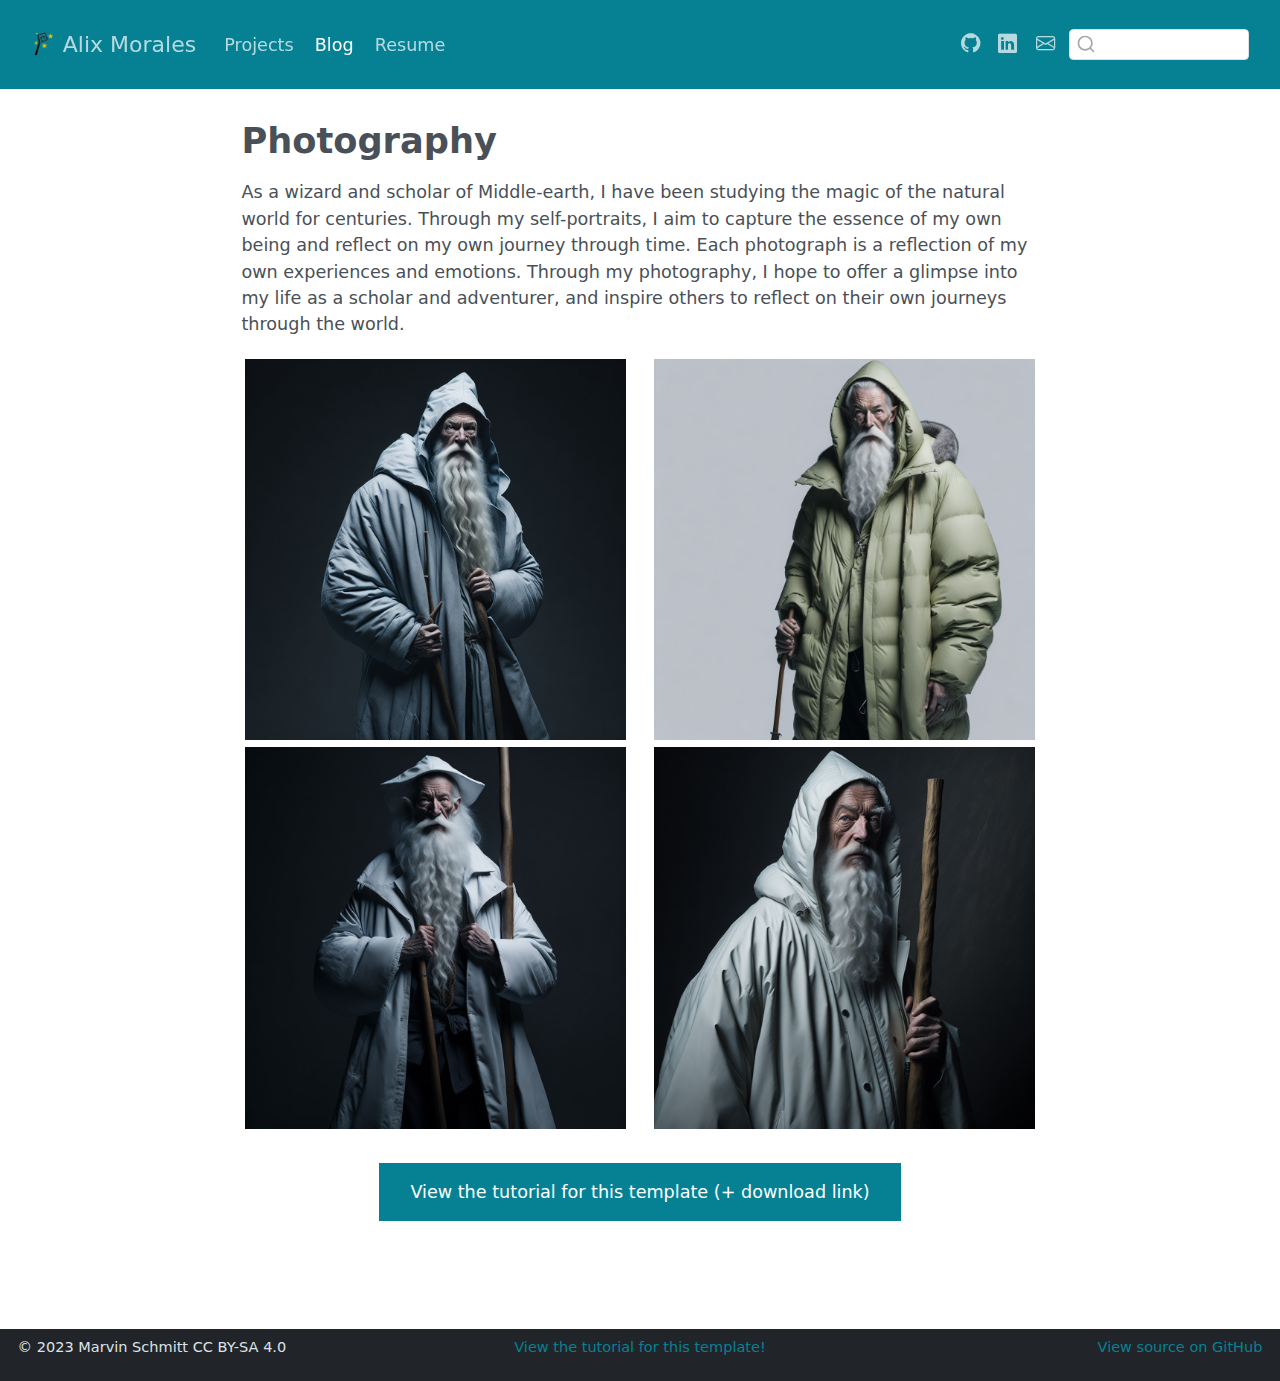
<file: docs/photography/index.html>
<!DOCTYPE html>
<html xmlns="http://www.w3.org/1999/xhtml" lang="en" xml:lang="en"><head>

<meta charset="utf-8">
<meta name="generator" content="quarto-1.5.57">

<meta name="viewport" content="width=device-width, initial-scale=1.0, user-scalable=yes">


<title>Photography – Alix Morales</title>
<style>
code{white-space: pre-wrap;}
span.smallcaps{font-variant: small-caps;}
div.columns{display: flex; gap: min(4vw, 1.5em);}
div.column{flex: auto; overflow-x: auto;}
div.hanging-indent{margin-left: 1.5em; text-indent: -1.5em;}
ul.task-list{list-style: none;}
ul.task-list li input[type="checkbox"] {
  width: 0.8em;
  margin: 0 0.8em 0.2em -1em; /* quarto-specific, see https://github.com/quarto-dev/quarto-cli/issues/4556 */ 
  vertical-align: middle;
}
</style>


<script src="../site_libs/quarto-nav/quarto-nav.js"></script>
<script src="../site_libs/clipboard/clipboard.min.js"></script>
<script src="../site_libs/quarto-search/autocomplete.umd.js"></script>
<script src="../site_libs/quarto-search/fuse.min.js"></script>
<script src="../site_libs/quarto-search/quarto-search.js"></script>
<meta name="quarto:offset" content="../">
<link href="../img/favicon.png" rel="icon" type="image/png">
<script src="../site_libs/quarto-html/quarto.js"></script>
<script src="../site_libs/quarto-html/popper.min.js"></script>
<script src="../site_libs/quarto-html/tippy.umd.min.js"></script>
<script src="../site_libs/quarto-html/anchor.min.js"></script>
<link href="../site_libs/quarto-html/tippy.css" rel="stylesheet">
<link href="../site_libs/quarto-html/quarto-syntax-highlighting.css" rel="stylesheet" id="quarto-text-highlighting-styles">
<script src="../site_libs/bootstrap/bootstrap.min.js"></script>
<link href="../site_libs/bootstrap/bootstrap-icons.css" rel="stylesheet">
<link href="../site_libs/bootstrap/bootstrap.min.css" rel="stylesheet" id="quarto-bootstrap" data-mode="light">
<script id="quarto-search-options" type="application/json">{
  "location": "navbar",
  "copy-button": false,
  "collapse-after": 3,
  "panel-placement": "end",
  "type": "textbox",
  "limit": 50,
  "keyboard-shortcut": [
    "f",
    "/",
    "s"
  ],
  "language": {
    "search-no-results-text": "No results",
    "search-matching-documents-text": "matching documents",
    "search-copy-link-title": "Copy link to search",
    "search-hide-matches-text": "Hide additional matches",
    "search-more-match-text": "more match in this document",
    "search-more-matches-text": "more matches in this document",
    "search-clear-button-title": "Clear",
    "search-text-placeholder": "",
    "search-detached-cancel-button-title": "Cancel",
    "search-submit-button-title": "Submit",
    "search-label": "Search"
  }
}</script>


</head>

<body class="nav-fixed fullcontent">

<div id="quarto-search-results"></div>
  <header id="quarto-header" class="headroom fixed-top">
    <nav class="navbar navbar-expand-lg " data-bs-theme="dark">
      <div class="navbar-container container-fluid">
      <div class="navbar-brand-container mx-auto">
    <a href="../index.html" class="navbar-brand navbar-brand-logo">
    <img src="../img/logo.png" alt="" class="navbar-logo">
    </a>
    <a class="navbar-brand" href="../index.html">
    <span class="navbar-title">Alix Morales</span>
    </a>
  </div>
            <div id="quarto-search" class="" title="Search"></div>
          <button class="navbar-toggler" type="button" data-bs-toggle="collapse" data-bs-target="#navbarCollapse" aria-controls="navbarCollapse" role="menu" aria-expanded="false" aria-label="Toggle navigation" onclick="if (window.quartoToggleHeadroom) { window.quartoToggleHeadroom(); }">
  <span class="navbar-toggler-icon"></span>
</button>
          <div class="collapse navbar-collapse" id="navbarCollapse">
            <ul class="navbar-nav navbar-nav-scroll me-auto">
  <li class="nav-item">
    <a class="nav-link" href="../projects/index.html"> 
<span class="menu-text">Projects</span></a>
  </li>  
  <li class="nav-item">
    <a class="nav-link active" href="../photography/index.html" aria-current="page"> 
<span class="menu-text">Blog</span></a>
  </li>  
  <li class="nav-item">
    <a class="nav-link" href="../cv/index.html"> 
<span class="menu-text">Resume</span></a>
  </li>  
</ul>
            <ul class="navbar-nav navbar-nav-scroll ms-auto">
  <li class="nav-item compact">
    <a class="nav-link" href="https://github.com/AlixMorales"> <i class="bi bi-github" role="img">
</i> 
<span class="menu-text"></span></a>
  </li>  
  <li class="nav-item compact">
    <a class="nav-link" href="https://www.linkedin.com/in/alix-morales-83911324b/"> <i class="bi bi-linkedin" role="img">
</i> 
<span class="menu-text"></span></a>
  </li>  
  <li class="nav-item compact">
    <a class="nav-link" href="mailto:amora38@emory.edu"> <i class="bi bi-envelope" role="img" aria-label="email">
</i> 
<span class="menu-text"></span></a>
  </li>  
</ul>
          </div> <!-- /navcollapse -->
            <div class="quarto-navbar-tools">
</div>
      </div> <!-- /container-fluid -->
    </nav>
</header>
<!-- content -->
<div id="quarto-content" class="quarto-container page-columns page-rows-contents page-layout-article page-navbar">
<!-- sidebar -->
<!-- margin-sidebar -->
    
<!-- main -->
<main class="content" id="quarto-document-content">

<header id="title-block-header" class="quarto-title-block default">
<div class="quarto-title">
<h1 class="title">Photography</h1>
</div>



<div class="quarto-title-meta">

    
  
    
  </div>
  


</header>


<p>As a wizard and scholar of Middle-earth, I have been studying the magic of the natural world for centuries. Through my self-portraits, I aim to capture the essence of my own being and reflect on my own journey through time. Each photograph is a reflection of my own experiences and emotions. Through my photography, I hope to offer a glimpse into my life as a scholar and adventurer, and inspire others to reflect on their own journeys through the world.</p>
<div>

</div>
<div class="quarto-layout-panel" data-layout-ncol="2">
<div class="quarto-layout-row">
<div class="quarto-layout-cell" style="flex-basis: 50.0%;justify-content: center;">
<p><img src="gandalf_image_1.jpg" class="img-fluid"></p>
</div>
<div class="quarto-layout-cell" style="flex-basis: 50.0%;justify-content: center;">
<p><img src="gandalf_image_2.jpg" class="img-fluid"></p>
</div>
</div>
<div class="quarto-layout-row">
<div class="quarto-layout-cell" style="flex-basis: 50.0%;justify-content: center;">
<p><img src="gandalf_image_3.jpg" class="img-fluid"></p>
</div>
<div class="quarto-layout-cell" style="flex-basis: 50.0%;justify-content: center;">
<p><img src="gandalf_image_4.jpg" class="img-fluid"></p>
</div>
</div>
</div>
<div style="margin: 30px; text-align: center;">
<a class="btn btn-primary" href="https://www.marvinschmitt.com/blog/website-tutorial-quarto/" role="button" target="_blank" style="padding: 15px 30px;">View the tutorial for this template (+ download link)</a>
</div>



</main> <!-- /main -->
<script id="quarto-html-after-body" type="application/javascript">
window.document.addEventListener("DOMContentLoaded", function (event) {
  const toggleBodyColorMode = (bsSheetEl) => {
    const mode = bsSheetEl.getAttribute("data-mode");
    const bodyEl = window.document.querySelector("body");
    if (mode === "dark") {
      bodyEl.classList.add("quarto-dark");
      bodyEl.classList.remove("quarto-light");
    } else {
      bodyEl.classList.add("quarto-light");
      bodyEl.classList.remove("quarto-dark");
    }
  }
  const toggleBodyColorPrimary = () => {
    const bsSheetEl = window.document.querySelector("link#quarto-bootstrap");
    if (bsSheetEl) {
      toggleBodyColorMode(bsSheetEl);
    }
  }
  toggleBodyColorPrimary();  
  const icon = "";
  const anchorJS = new window.AnchorJS();
  anchorJS.options = {
    placement: 'right',
    icon: icon
  };
  anchorJS.add('.anchored');
  const isCodeAnnotation = (el) => {
    for (const clz of el.classList) {
      if (clz.startsWith('code-annotation-')) {                     
        return true;
      }
    }
    return false;
  }
  const onCopySuccess = function(e) {
    // button target
    const button = e.trigger;
    // don't keep focus
    button.blur();
    // flash "checked"
    button.classList.add('code-copy-button-checked');
    var currentTitle = button.getAttribute("title");
    button.setAttribute("title", "Copied!");
    let tooltip;
    if (window.bootstrap) {
      button.setAttribute("data-bs-toggle", "tooltip");
      button.setAttribute("data-bs-placement", "left");
      button.setAttribute("data-bs-title", "Copied!");
      tooltip = new bootstrap.Tooltip(button, 
        { trigger: "manual", 
          customClass: "code-copy-button-tooltip",
          offset: [0, -8]});
      tooltip.show();    
    }
    setTimeout(function() {
      if (tooltip) {
        tooltip.hide();
        button.removeAttribute("data-bs-title");
        button.removeAttribute("data-bs-toggle");
        button.removeAttribute("data-bs-placement");
      }
      button.setAttribute("title", currentTitle);
      button.classList.remove('code-copy-button-checked');
    }, 1000);
    // clear code selection
    e.clearSelection();
  }
  const getTextToCopy = function(trigger) {
      const codeEl = trigger.previousElementSibling.cloneNode(true);
      for (const childEl of codeEl.children) {
        if (isCodeAnnotation(childEl)) {
          childEl.remove();
        }
      }
      return codeEl.innerText;
  }
  const clipboard = new window.ClipboardJS('.code-copy-button:not([data-in-quarto-modal])', {
    text: getTextToCopy
  });
  clipboard.on('success', onCopySuccess);
  if (window.document.getElementById('quarto-embedded-source-code-modal')) {
    // For code content inside modals, clipBoardJS needs to be initialized with a container option
    // TODO: Check when it could be a function (https://github.com/zenorocha/clipboard.js/issues/860)
    const clipboardModal = new window.ClipboardJS('.code-copy-button[data-in-quarto-modal]', {
      text: getTextToCopy,
      container: window.document.getElementById('quarto-embedded-source-code-modal')
    });
    clipboardModal.on('success', onCopySuccess);
  }
    var localhostRegex = new RegExp(/^(?:http|https):\/\/localhost\:?[0-9]*\//);
    var mailtoRegex = new RegExp(/^mailto:/);
      var filterRegex = new RegExp('/' + window.location.host + '/');
    var isInternal = (href) => {
        return filterRegex.test(href) || localhostRegex.test(href) || mailtoRegex.test(href);
    }
    // Inspect non-navigation links and adorn them if external
 	var links = window.document.querySelectorAll('a[href]:not(.nav-link):not(.navbar-brand):not(.toc-action):not(.sidebar-link):not(.sidebar-item-toggle):not(.pagination-link):not(.no-external):not([aria-hidden]):not(.dropdown-item):not(.quarto-navigation-tool):not(.about-link)');
    for (var i=0; i<links.length; i++) {
      const link = links[i];
      if (!isInternal(link.href)) {
        // undo the damage that might have been done by quarto-nav.js in the case of
        // links that we want to consider external
        if (link.dataset.originalHref !== undefined) {
          link.href = link.dataset.originalHref;
        }
      }
    }
  function tippyHover(el, contentFn, onTriggerFn, onUntriggerFn) {
    const config = {
      allowHTML: true,
      maxWidth: 500,
      delay: 100,
      arrow: false,
      appendTo: function(el) {
          return el.parentElement;
      },
      interactive: true,
      interactiveBorder: 10,
      theme: 'quarto',
      placement: 'bottom-start',
    };
    if (contentFn) {
      config.content = contentFn;
    }
    if (onTriggerFn) {
      config.onTrigger = onTriggerFn;
    }
    if (onUntriggerFn) {
      config.onUntrigger = onUntriggerFn;
    }
    window.tippy(el, config); 
  }
  const noterefs = window.document.querySelectorAll('a[role="doc-noteref"]');
  for (var i=0; i<noterefs.length; i++) {
    const ref = noterefs[i];
    tippyHover(ref, function() {
      // use id or data attribute instead here
      let href = ref.getAttribute('data-footnote-href') || ref.getAttribute('href');
      try { href = new URL(href).hash; } catch {}
      const id = href.replace(/^#\/?/, "");
      const note = window.document.getElementById(id);
      if (note) {
        return note.innerHTML;
      } else {
        return "";
      }
    });
  }
  const xrefs = window.document.querySelectorAll('a.quarto-xref');
  const processXRef = (id, note) => {
    // Strip column container classes
    const stripColumnClz = (el) => {
      el.classList.remove("page-full", "page-columns");
      if (el.children) {
        for (const child of el.children) {
          stripColumnClz(child);
        }
      }
    }
    stripColumnClz(note)
    if (id === null || id.startsWith('sec-')) {
      // Special case sections, only their first couple elements
      const container = document.createElement("div");
      if (note.children && note.children.length > 2) {
        container.appendChild(note.children[0].cloneNode(true));
        for (let i = 1; i < note.children.length; i++) {
          const child = note.children[i];
          if (child.tagName === "P" && child.innerText === "") {
            continue;
          } else {
            container.appendChild(child.cloneNode(true));
            break;
          }
        }
        if (window.Quarto?.typesetMath) {
          window.Quarto.typesetMath(container);
        }
        return container.innerHTML
      } else {
        if (window.Quarto?.typesetMath) {
          window.Quarto.typesetMath(note);
        }
        return note.innerHTML;
      }
    } else {
      // Remove any anchor links if they are present
      const anchorLink = note.querySelector('a.anchorjs-link');
      if (anchorLink) {
        anchorLink.remove();
      }
      if (window.Quarto?.typesetMath) {
        window.Quarto.typesetMath(note);
      }
      // TODO in 1.5, we should make sure this works without a callout special case
      if (note.classList.contains("callout")) {
        return note.outerHTML;
      } else {
        return note.innerHTML;
      }
    }
  }
  for (var i=0; i<xrefs.length; i++) {
    const xref = xrefs[i];
    tippyHover(xref, undefined, function(instance) {
      instance.disable();
      let url = xref.getAttribute('href');
      let hash = undefined; 
      if (url.startsWith('#')) {
        hash = url;
      } else {
        try { hash = new URL(url).hash; } catch {}
      }
      if (hash) {
        const id = hash.replace(/^#\/?/, "");
        const note = window.document.getElementById(id);
        if (note !== null) {
          try {
            const html = processXRef(id, note.cloneNode(true));
            instance.setContent(html);
          } finally {
            instance.enable();
            instance.show();
          }
        } else {
          // See if we can fetch this
          fetch(url.split('#')[0])
          .then(res => res.text())
          .then(html => {
            const parser = new DOMParser();
            const htmlDoc = parser.parseFromString(html, "text/html");
            const note = htmlDoc.getElementById(id);
            if (note !== null) {
              const html = processXRef(id, note);
              instance.setContent(html);
            } 
          }).finally(() => {
            instance.enable();
            instance.show();
          });
        }
      } else {
        // See if we can fetch a full url (with no hash to target)
        // This is a special case and we should probably do some content thinning / targeting
        fetch(url)
        .then(res => res.text())
        .then(html => {
          const parser = new DOMParser();
          const htmlDoc = parser.parseFromString(html, "text/html");
          const note = htmlDoc.querySelector('main.content');
          if (note !== null) {
            // This should only happen for chapter cross references
            // (since there is no id in the URL)
            // remove the first header
            if (note.children.length > 0 && note.children[0].tagName === "HEADER") {
              note.children[0].remove();
            }
            const html = processXRef(null, note);
            instance.setContent(html);
          } 
        }).finally(() => {
          instance.enable();
          instance.show();
        });
      }
    }, function(instance) {
    });
  }
      let selectedAnnoteEl;
      const selectorForAnnotation = ( cell, annotation) => {
        let cellAttr = 'data-code-cell="' + cell + '"';
        let lineAttr = 'data-code-annotation="' +  annotation + '"';
        const selector = 'span[' + cellAttr + '][' + lineAttr + ']';
        return selector;
      }
      const selectCodeLines = (annoteEl) => {
        const doc = window.document;
        const targetCell = annoteEl.getAttribute("data-target-cell");
        const targetAnnotation = annoteEl.getAttribute("data-target-annotation");
        const annoteSpan = window.document.querySelector(selectorForAnnotation(targetCell, targetAnnotation));
        const lines = annoteSpan.getAttribute("data-code-lines").split(",");
        const lineIds = lines.map((line) => {
          return targetCell + "-" + line;
        })
        let top = null;
        let height = null;
        let parent = null;
        if (lineIds.length > 0) {
            //compute the position of the single el (top and bottom and make a div)
            const el = window.document.getElementById(lineIds[0]);
            top = el.offsetTop;
            height = el.offsetHeight;
            parent = el.parentElement.parentElement;
          if (lineIds.length > 1) {
            const lastEl = window.document.getElementById(lineIds[lineIds.length - 1]);
            const bottom = lastEl.offsetTop + lastEl.offsetHeight;
            height = bottom - top;
          }
          if (top !== null && height !== null && parent !== null) {
            // cook up a div (if necessary) and position it 
            let div = window.document.getElementById("code-annotation-line-highlight");
            if (div === null) {
              div = window.document.createElement("div");
              div.setAttribute("id", "code-annotation-line-highlight");
              div.style.position = 'absolute';
              parent.appendChild(div);
            }
            div.style.top = top - 2 + "px";
            div.style.height = height + 4 + "px";
            div.style.left = 0;
            let gutterDiv = window.document.getElementById("code-annotation-line-highlight-gutter");
            if (gutterDiv === null) {
              gutterDiv = window.document.createElement("div");
              gutterDiv.setAttribute("id", "code-annotation-line-highlight-gutter");
              gutterDiv.style.position = 'absolute';
              const codeCell = window.document.getElementById(targetCell);
              const gutter = codeCell.querySelector('.code-annotation-gutter');
              gutter.appendChild(gutterDiv);
            }
            gutterDiv.style.top = top - 2 + "px";
            gutterDiv.style.height = height + 4 + "px";
          }
          selectedAnnoteEl = annoteEl;
        }
      };
      const unselectCodeLines = () => {
        const elementsIds = ["code-annotation-line-highlight", "code-annotation-line-highlight-gutter"];
        elementsIds.forEach((elId) => {
          const div = window.document.getElementById(elId);
          if (div) {
            div.remove();
          }
        });
        selectedAnnoteEl = undefined;
      };
        // Handle positioning of the toggle
    window.addEventListener(
      "resize",
      throttle(() => {
        elRect = undefined;
        if (selectedAnnoteEl) {
          selectCodeLines(selectedAnnoteEl);
        }
      }, 10)
    );
    function throttle(fn, ms) {
    let throttle = false;
    let timer;
      return (...args) => {
        if(!throttle) { // first call gets through
            fn.apply(this, args);
            throttle = true;
        } else { // all the others get throttled
            if(timer) clearTimeout(timer); // cancel #2
            timer = setTimeout(() => {
              fn.apply(this, args);
              timer = throttle = false;
            }, ms);
        }
      };
    }
      // Attach click handler to the DT
      const annoteDls = window.document.querySelectorAll('dt[data-target-cell]');
      for (const annoteDlNode of annoteDls) {
        annoteDlNode.addEventListener('click', (event) => {
          const clickedEl = event.target;
          if (clickedEl !== selectedAnnoteEl) {
            unselectCodeLines();
            const activeEl = window.document.querySelector('dt[data-target-cell].code-annotation-active');
            if (activeEl) {
              activeEl.classList.remove('code-annotation-active');
            }
            selectCodeLines(clickedEl);
            clickedEl.classList.add('code-annotation-active');
          } else {
            // Unselect the line
            unselectCodeLines();
            clickedEl.classList.remove('code-annotation-active');
          }
        });
      }
  const findCites = (el) => {
    const parentEl = el.parentElement;
    if (parentEl) {
      const cites = parentEl.dataset.cites;
      if (cites) {
        return {
          el,
          cites: cites.split(' ')
        };
      } else {
        return findCites(el.parentElement)
      }
    } else {
      return undefined;
    }
  };
  var bibliorefs = window.document.querySelectorAll('a[role="doc-biblioref"]');
  for (var i=0; i<bibliorefs.length; i++) {
    const ref = bibliorefs[i];
    const citeInfo = findCites(ref);
    if (citeInfo) {
      tippyHover(citeInfo.el, function() {
        var popup = window.document.createElement('div');
        citeInfo.cites.forEach(function(cite) {
          var citeDiv = window.document.createElement('div');
          citeDiv.classList.add('hanging-indent');
          citeDiv.classList.add('csl-entry');
          var biblioDiv = window.document.getElementById('ref-' + cite);
          if (biblioDiv) {
            citeDiv.innerHTML = biblioDiv.innerHTML;
          }
          popup.appendChild(citeDiv);
        });
        return popup.innerHTML;
      });
    }
  }
});
</script>
</div> <!-- /content -->
<footer class="footer">
  <div class="nav-footer">
    <div class="nav-footer-left">
<p><span class="faux-block">© 2023 Marvin Schmitt CC BY-SA 4.0</span></p>
</div>   
    <div class="nav-footer-center">
<p><span class="faux-block"><a href="https://www.marvinschmitt.com/blog/website-tutorial-quarto/">View the tutorial for this template!</a></span></p>
</div>
    <div class="nav-footer-right">
<p><span class="faux-block"><a href="https://github.com/marvinschmitt/quarto-website-template/">View source on GitHub</a></span></p>
</div>
  </div>
</footer>




</body></html>
</file>
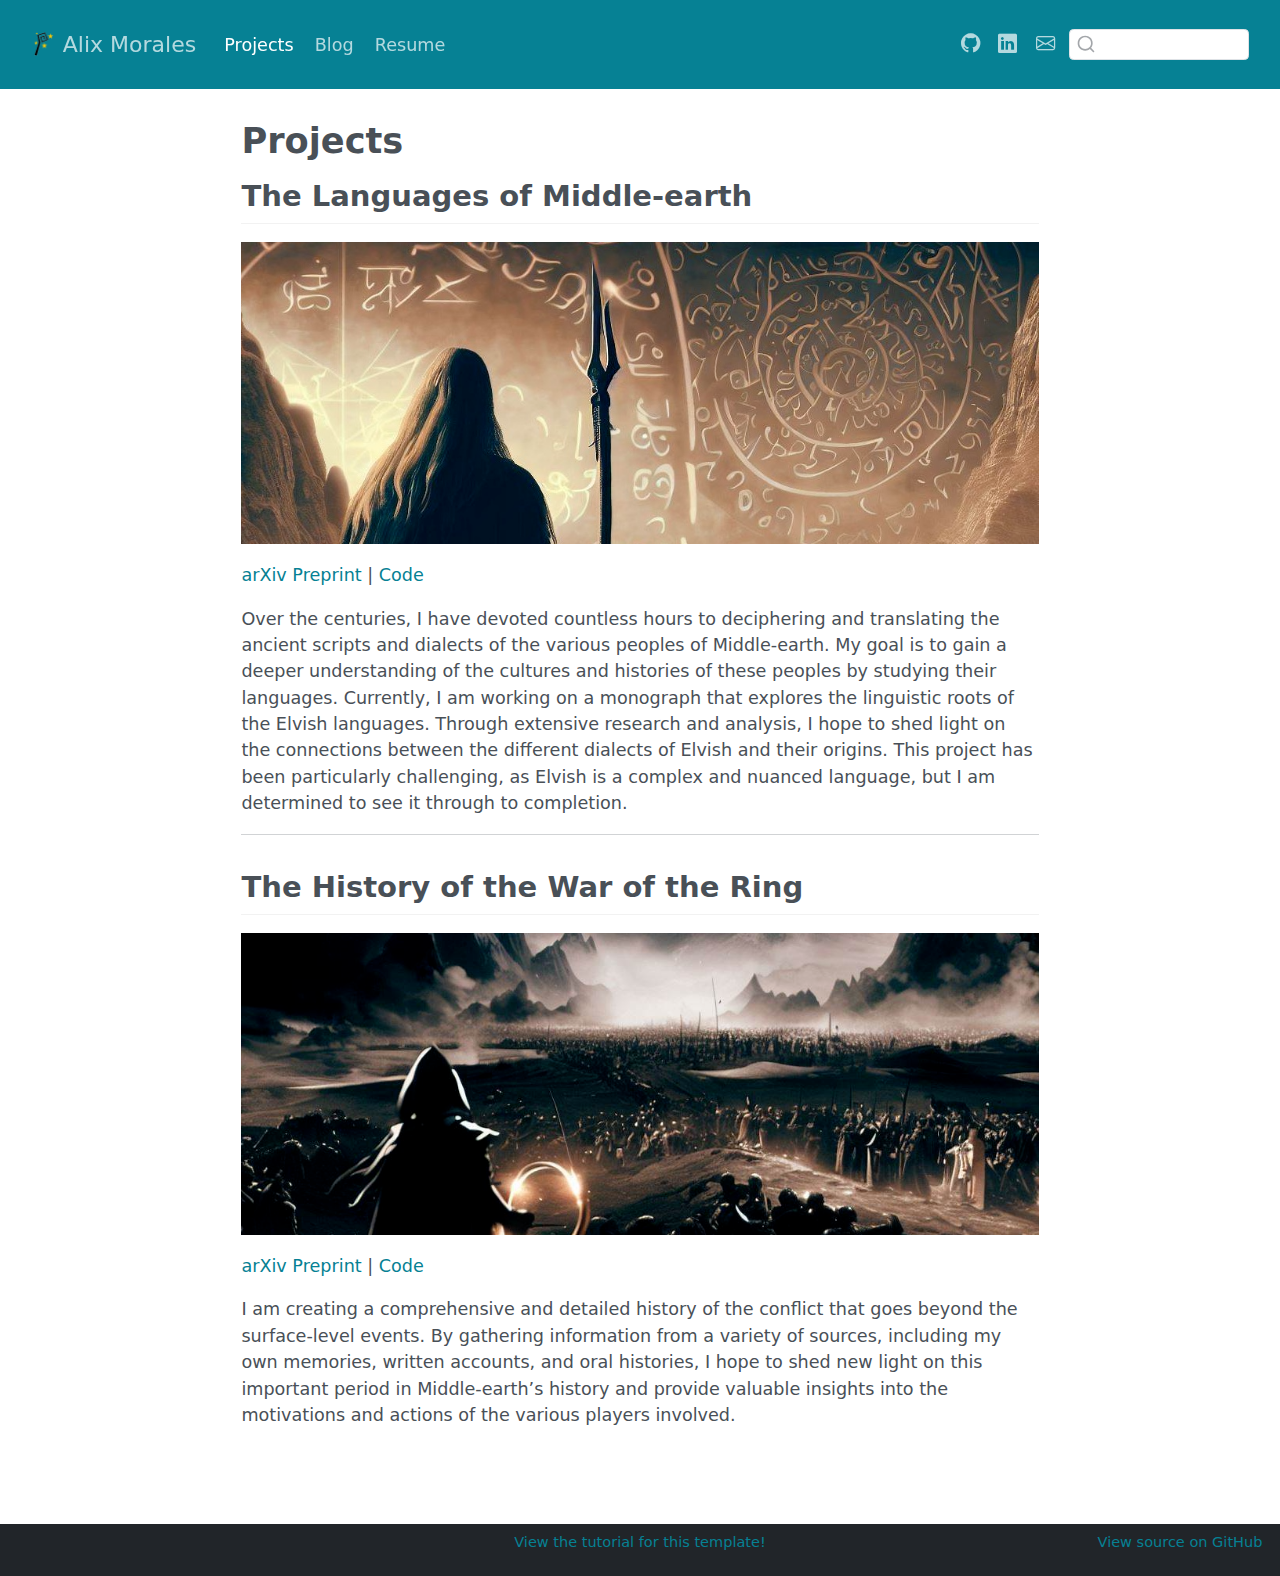
<file: docs/projects/index.html>
<!DOCTYPE html>
<html xmlns="http://www.w3.org/1999/xhtml" lang="en" xml:lang="en"><head>

<meta charset="utf-8">
<meta name="generator" content="quarto-1.5.57">

<meta name="viewport" content="width=device-width, initial-scale=1.0, user-scalable=yes">


<title>Projects – Alix Morales</title>
<style>
code{white-space: pre-wrap;}
span.smallcaps{font-variant: small-caps;}
div.columns{display: flex; gap: min(4vw, 1.5em);}
div.column{flex: auto; overflow-x: auto;}
div.hanging-indent{margin-left: 1.5em; text-indent: -1.5em;}
ul.task-list{list-style: none;}
ul.task-list li input[type="checkbox"] {
  width: 0.8em;
  margin: 0 0.8em 0.2em -1em; /* quarto-specific, see https://github.com/quarto-dev/quarto-cli/issues/4556 */ 
  vertical-align: middle;
}
</style>


<script src="../site_libs/quarto-nav/quarto-nav.js"></script>
<script src="../site_libs/clipboard/clipboard.min.js"></script>
<script src="../site_libs/quarto-search/autocomplete.umd.js"></script>
<script src="../site_libs/quarto-search/fuse.min.js"></script>
<script src="../site_libs/quarto-search/quarto-search.js"></script>
<meta name="quarto:offset" content="../">
<link href="../img/favicon.png" rel="icon" type="image/png">
<script src="../site_libs/quarto-html/quarto.js"></script>
<script src="../site_libs/quarto-html/popper.min.js"></script>
<script src="../site_libs/quarto-html/tippy.umd.min.js"></script>
<script src="../site_libs/quarto-html/anchor.min.js"></script>
<link href="../site_libs/quarto-html/tippy.css" rel="stylesheet">
<link href="../site_libs/quarto-html/quarto-syntax-highlighting.css" rel="stylesheet" id="quarto-text-highlighting-styles">
<script src="../site_libs/bootstrap/bootstrap.min.js"></script>
<link href="../site_libs/bootstrap/bootstrap-icons.css" rel="stylesheet">
<link href="../site_libs/bootstrap/bootstrap.min.css" rel="stylesheet" id="quarto-bootstrap" data-mode="light">
<script id="quarto-search-options" type="application/json">{
  "location": "navbar",
  "copy-button": false,
  "collapse-after": 3,
  "panel-placement": "end",
  "type": "textbox",
  "limit": 50,
  "keyboard-shortcut": [
    "f",
    "/",
    "s"
  ],
  "language": {
    "search-no-results-text": "No results",
    "search-matching-documents-text": "matching documents",
    "search-copy-link-title": "Copy link to search",
    "search-hide-matches-text": "Hide additional matches",
    "search-more-match-text": "more match in this document",
    "search-more-matches-text": "more matches in this document",
    "search-clear-button-title": "Clear",
    "search-text-placeholder": "",
    "search-detached-cancel-button-title": "Cancel",
    "search-submit-button-title": "Submit",
    "search-label": "Search"
  }
}</script>


</head>

<body class="nav-fixed fullcontent">

<div id="quarto-search-results"></div>
  <header id="quarto-header" class="headroom fixed-top">
    <nav class="navbar navbar-expand-lg " data-bs-theme="dark">
      <div class="navbar-container container-fluid">
      <div class="navbar-brand-container mx-auto">
    <a href="../index.html" class="navbar-brand navbar-brand-logo">
    <img src="../img/logo.png" alt="" class="navbar-logo">
    </a>
    <a class="navbar-brand" href="../index.html">
    <span class="navbar-title">Alix Morales</span>
    </a>
  </div>
            <div id="quarto-search" class="" title="Search"></div>
          <button class="navbar-toggler" type="button" data-bs-toggle="collapse" data-bs-target="#navbarCollapse" aria-controls="navbarCollapse" role="menu" aria-expanded="false" aria-label="Toggle navigation" onclick="if (window.quartoToggleHeadroom) { window.quartoToggleHeadroom(); }">
  <span class="navbar-toggler-icon"></span>
</button>
          <div class="collapse navbar-collapse" id="navbarCollapse">
            <ul class="navbar-nav navbar-nav-scroll me-auto">
  <li class="nav-item">
    <a class="nav-link active" href="../projects/index.html" aria-current="page"> 
<span class="menu-text">Projects</span></a>
  </li>  
  <li class="nav-item">
    <a class="nav-link" href="../photography/index.html"> 
<span class="menu-text">Blog</span></a>
  </li>  
  <li class="nav-item">
    <a class="nav-link" href="../resume/index.html"> 
<span class="menu-text">Resume</span></a>
  </li>  
</ul>
            <ul class="navbar-nav navbar-nav-scroll ms-auto">
  <li class="nav-item compact">
    <a class="nav-link" href="https://github.com/AlixMorales"> <i class="bi bi-github" role="img">
</i> 
<span class="menu-text"></span></a>
  </li>  
  <li class="nav-item compact">
    <a class="nav-link" href="https://www.linkedin.com/in/alix-morales-83911324b/"> <i class="bi bi-linkedin" role="img">
</i> 
<span class="menu-text"></span></a>
  </li>  
  <li class="nav-item compact">
    <a class="nav-link" href="mailto:amora38@emory.edu"> <i class="bi bi-envelope" role="img" aria-label="email">
</i> 
<span class="menu-text"></span></a>
  </li>  
</ul>
          </div> <!-- /navcollapse -->
            <div class="quarto-navbar-tools">
</div>
      </div> <!-- /container-fluid -->
    </nav>
</header>
<!-- content -->
<div id="quarto-content" class="quarto-container page-columns page-rows-contents page-layout-article page-navbar">
<!-- sidebar -->
<!-- margin-sidebar -->
    
<!-- main -->
<main class="content" id="quarto-document-content">

<header id="title-block-header" class="quarto-title-block default">
<div class="quarto-title">
<h1 class="title">Projects</h1>
</div>



<div class="quarto-title-meta">

    
  
    
  </div>
  


</header>


<section id="the-languages-of-middle-earth" class="level2">
<h2 class="anchored" data-anchor-id="the-languages-of-middle-earth">The Languages of Middle-earth</h2>
<p><img src="project_1_banner.png" style="height: 100%; width: 100%; object-fit: contain" onclick="window.open('https://arxiv.org/abs/2210.07278', 'blank');"></p>
<p><a href="https://arxiv.org/abs/2210.07278" target="_blank">arXiv Preprint</a> | <a href="https://github.com/marvinschmitt/MetaUncertaintyPaper" target="_blank">Code</a><br></p>
<p>Over the centuries, I have devoted countless hours to deciphering and translating the ancient scripts and dialects of the various peoples of Middle-earth. My goal is to gain a deeper understanding of the cultures and histories of these peoples by studying their languages. Currently, I am working on a monograph that explores the linguistic roots of the Elvish languages. Through extensive research and analysis, I hope to shed light on the connections between the different dialects of Elvish and their origins. This project has been particularly challenging, as Elvish is a complex and nuanced language, but I am determined to see it through to completion.</p>
<hr>
</section>
<section id="the-history-of-the-war-of-the-ring" class="level2">
<h2 class="anchored" data-anchor-id="the-history-of-the-war-of-the-ring">The History of the War of the Ring</h2>
<p><img src="project_2_banner.png" style="height: 100%; width: 100%; object-fit: contain" onclick="window.open('https://arxiv.org/abs/2112.08866', 'blank');"></p>
<p><a href="https://arxiv.org/abs/2112.08866" target="_blank">arXiv Preprint</a> | <a href="https://github.com/marvinschmitt/ModelMisspecificationBF" target="_blank">Code</a><br></p>
<p>I am creating a comprehensive and detailed history of the conflict that goes beyond the surface-level events. By gathering information from a variety of sources, including my own memories, written accounts, and oral histories, I hope to shed new light on this important period in Middle-earth’s history and provide valuable insights into the motivations and actions of the various players involved.</p>


</section>

</main> <!-- /main -->
<script id="quarto-html-after-body" type="application/javascript">
window.document.addEventListener("DOMContentLoaded", function (event) {
  const toggleBodyColorMode = (bsSheetEl) => {
    const mode = bsSheetEl.getAttribute("data-mode");
    const bodyEl = window.document.querySelector("body");
    if (mode === "dark") {
      bodyEl.classList.add("quarto-dark");
      bodyEl.classList.remove("quarto-light");
    } else {
      bodyEl.classList.add("quarto-light");
      bodyEl.classList.remove("quarto-dark");
    }
  }
  const toggleBodyColorPrimary = () => {
    const bsSheetEl = window.document.querySelector("link#quarto-bootstrap");
    if (bsSheetEl) {
      toggleBodyColorMode(bsSheetEl);
    }
  }
  toggleBodyColorPrimary();  
  const icon = "";
  const anchorJS = new window.AnchorJS();
  anchorJS.options = {
    placement: 'right',
    icon: icon
  };
  anchorJS.add('.anchored');
  const isCodeAnnotation = (el) => {
    for (const clz of el.classList) {
      if (clz.startsWith('code-annotation-')) {                     
        return true;
      }
    }
    return false;
  }
  const onCopySuccess = function(e) {
    // button target
    const button = e.trigger;
    // don't keep focus
    button.blur();
    // flash "checked"
    button.classList.add('code-copy-button-checked');
    var currentTitle = button.getAttribute("title");
    button.setAttribute("title", "Copied!");
    let tooltip;
    if (window.bootstrap) {
      button.setAttribute("data-bs-toggle", "tooltip");
      button.setAttribute("data-bs-placement", "left");
      button.setAttribute("data-bs-title", "Copied!");
      tooltip = new bootstrap.Tooltip(button, 
        { trigger: "manual", 
          customClass: "code-copy-button-tooltip",
          offset: [0, -8]});
      tooltip.show();    
    }
    setTimeout(function() {
      if (tooltip) {
        tooltip.hide();
        button.removeAttribute("data-bs-title");
        button.removeAttribute("data-bs-toggle");
        button.removeAttribute("data-bs-placement");
      }
      button.setAttribute("title", currentTitle);
      button.classList.remove('code-copy-button-checked');
    }, 1000);
    // clear code selection
    e.clearSelection();
  }
  const getTextToCopy = function(trigger) {
      const codeEl = trigger.previousElementSibling.cloneNode(true);
      for (const childEl of codeEl.children) {
        if (isCodeAnnotation(childEl)) {
          childEl.remove();
        }
      }
      return codeEl.innerText;
  }
  const clipboard = new window.ClipboardJS('.code-copy-button:not([data-in-quarto-modal])', {
    text: getTextToCopy
  });
  clipboard.on('success', onCopySuccess);
  if (window.document.getElementById('quarto-embedded-source-code-modal')) {
    // For code content inside modals, clipBoardJS needs to be initialized with a container option
    // TODO: Check when it could be a function (https://github.com/zenorocha/clipboard.js/issues/860)
    const clipboardModal = new window.ClipboardJS('.code-copy-button[data-in-quarto-modal]', {
      text: getTextToCopy,
      container: window.document.getElementById('quarto-embedded-source-code-modal')
    });
    clipboardModal.on('success', onCopySuccess);
  }
    var localhostRegex = new RegExp(/^(?:http|https):\/\/localhost\:?[0-9]*\//);
    var mailtoRegex = new RegExp(/^mailto:/);
      var filterRegex = new RegExp('/' + window.location.host + '/');
    var isInternal = (href) => {
        return filterRegex.test(href) || localhostRegex.test(href) || mailtoRegex.test(href);
    }
    // Inspect non-navigation links and adorn them if external
 	var links = window.document.querySelectorAll('a[href]:not(.nav-link):not(.navbar-brand):not(.toc-action):not(.sidebar-link):not(.sidebar-item-toggle):not(.pagination-link):not(.no-external):not([aria-hidden]):not(.dropdown-item):not(.quarto-navigation-tool):not(.about-link)');
    for (var i=0; i<links.length; i++) {
      const link = links[i];
      if (!isInternal(link.href)) {
        // undo the damage that might have been done by quarto-nav.js in the case of
        // links that we want to consider external
        if (link.dataset.originalHref !== undefined) {
          link.href = link.dataset.originalHref;
        }
      }
    }
  function tippyHover(el, contentFn, onTriggerFn, onUntriggerFn) {
    const config = {
      allowHTML: true,
      maxWidth: 500,
      delay: 100,
      arrow: false,
      appendTo: function(el) {
          return el.parentElement;
      },
      interactive: true,
      interactiveBorder: 10,
      theme: 'quarto',
      placement: 'bottom-start',
    };
    if (contentFn) {
      config.content = contentFn;
    }
    if (onTriggerFn) {
      config.onTrigger = onTriggerFn;
    }
    if (onUntriggerFn) {
      config.onUntrigger = onUntriggerFn;
    }
    window.tippy(el, config); 
  }
  const noterefs = window.document.querySelectorAll('a[role="doc-noteref"]');
  for (var i=0; i<noterefs.length; i++) {
    const ref = noterefs[i];
    tippyHover(ref, function() {
      // use id or data attribute instead here
      let href = ref.getAttribute('data-footnote-href') || ref.getAttribute('href');
      try { href = new URL(href).hash; } catch {}
      const id = href.replace(/^#\/?/, "");
      const note = window.document.getElementById(id);
      if (note) {
        return note.innerHTML;
      } else {
        return "";
      }
    });
  }
  const xrefs = window.document.querySelectorAll('a.quarto-xref');
  const processXRef = (id, note) => {
    // Strip column container classes
    const stripColumnClz = (el) => {
      el.classList.remove("page-full", "page-columns");
      if (el.children) {
        for (const child of el.children) {
          stripColumnClz(child);
        }
      }
    }
    stripColumnClz(note)
    if (id === null || id.startsWith('sec-')) {
      // Special case sections, only their first couple elements
      const container = document.createElement("div");
      if (note.children && note.children.length > 2) {
        container.appendChild(note.children[0].cloneNode(true));
        for (let i = 1; i < note.children.length; i++) {
          const child = note.children[i];
          if (child.tagName === "P" && child.innerText === "") {
            continue;
          } else {
            container.appendChild(child.cloneNode(true));
            break;
          }
        }
        if (window.Quarto?.typesetMath) {
          window.Quarto.typesetMath(container);
        }
        return container.innerHTML
      } else {
        if (window.Quarto?.typesetMath) {
          window.Quarto.typesetMath(note);
        }
        return note.innerHTML;
      }
    } else {
      // Remove any anchor links if they are present
      const anchorLink = note.querySelector('a.anchorjs-link');
      if (anchorLink) {
        anchorLink.remove();
      }
      if (window.Quarto?.typesetMath) {
        window.Quarto.typesetMath(note);
      }
      // TODO in 1.5, we should make sure this works without a callout special case
      if (note.classList.contains("callout")) {
        return note.outerHTML;
      } else {
        return note.innerHTML;
      }
    }
  }
  for (var i=0; i<xrefs.length; i++) {
    const xref = xrefs[i];
    tippyHover(xref, undefined, function(instance) {
      instance.disable();
      let url = xref.getAttribute('href');
      let hash = undefined; 
      if (url.startsWith('#')) {
        hash = url;
      } else {
        try { hash = new URL(url).hash; } catch {}
      }
      if (hash) {
        const id = hash.replace(/^#\/?/, "");
        const note = window.document.getElementById(id);
        if (note !== null) {
          try {
            const html = processXRef(id, note.cloneNode(true));
            instance.setContent(html);
          } finally {
            instance.enable();
            instance.show();
          }
        } else {
          // See if we can fetch this
          fetch(url.split('#')[0])
          .then(res => res.text())
          .then(html => {
            const parser = new DOMParser();
            const htmlDoc = parser.parseFromString(html, "text/html");
            const note = htmlDoc.getElementById(id);
            if (note !== null) {
              const html = processXRef(id, note);
              instance.setContent(html);
            } 
          }).finally(() => {
            instance.enable();
            instance.show();
          });
        }
      } else {
        // See if we can fetch a full url (with no hash to target)
        // This is a special case and we should probably do some content thinning / targeting
        fetch(url)
        .then(res => res.text())
        .then(html => {
          const parser = new DOMParser();
          const htmlDoc = parser.parseFromString(html, "text/html");
          const note = htmlDoc.querySelector('main.content');
          if (note !== null) {
            // This should only happen for chapter cross references
            // (since there is no id in the URL)
            // remove the first header
            if (note.children.length > 0 && note.children[0].tagName === "HEADER") {
              note.children[0].remove();
            }
            const html = processXRef(null, note);
            instance.setContent(html);
          } 
        }).finally(() => {
          instance.enable();
          instance.show();
        });
      }
    }, function(instance) {
    });
  }
      let selectedAnnoteEl;
      const selectorForAnnotation = ( cell, annotation) => {
        let cellAttr = 'data-code-cell="' + cell + '"';
        let lineAttr = 'data-code-annotation="' +  annotation + '"';
        const selector = 'span[' + cellAttr + '][' + lineAttr + ']';
        return selector;
      }
      const selectCodeLines = (annoteEl) => {
        const doc = window.document;
        const targetCell = annoteEl.getAttribute("data-target-cell");
        const targetAnnotation = annoteEl.getAttribute("data-target-annotation");
        const annoteSpan = window.document.querySelector(selectorForAnnotation(targetCell, targetAnnotation));
        const lines = annoteSpan.getAttribute("data-code-lines").split(",");
        const lineIds = lines.map((line) => {
          return targetCell + "-" + line;
        })
        let top = null;
        let height = null;
        let parent = null;
        if (lineIds.length > 0) {
            //compute the position of the single el (top and bottom and make a div)
            const el = window.document.getElementById(lineIds[0]);
            top = el.offsetTop;
            height = el.offsetHeight;
            parent = el.parentElement.parentElement;
          if (lineIds.length > 1) {
            const lastEl = window.document.getElementById(lineIds[lineIds.length - 1]);
            const bottom = lastEl.offsetTop + lastEl.offsetHeight;
            height = bottom - top;
          }
          if (top !== null && height !== null && parent !== null) {
            // cook up a div (if necessary) and position it 
            let div = window.document.getElementById("code-annotation-line-highlight");
            if (div === null) {
              div = window.document.createElement("div");
              div.setAttribute("id", "code-annotation-line-highlight");
              div.style.position = 'absolute';
              parent.appendChild(div);
            }
            div.style.top = top - 2 + "px";
            div.style.height = height + 4 + "px";
            div.style.left = 0;
            let gutterDiv = window.document.getElementById("code-annotation-line-highlight-gutter");
            if (gutterDiv === null) {
              gutterDiv = window.document.createElement("div");
              gutterDiv.setAttribute("id", "code-annotation-line-highlight-gutter");
              gutterDiv.style.position = 'absolute';
              const codeCell = window.document.getElementById(targetCell);
              const gutter = codeCell.querySelector('.code-annotation-gutter');
              gutter.appendChild(gutterDiv);
            }
            gutterDiv.style.top = top - 2 + "px";
            gutterDiv.style.height = height + 4 + "px";
          }
          selectedAnnoteEl = annoteEl;
        }
      };
      const unselectCodeLines = () => {
        const elementsIds = ["code-annotation-line-highlight", "code-annotation-line-highlight-gutter"];
        elementsIds.forEach((elId) => {
          const div = window.document.getElementById(elId);
          if (div) {
            div.remove();
          }
        });
        selectedAnnoteEl = undefined;
      };
        // Handle positioning of the toggle
    window.addEventListener(
      "resize",
      throttle(() => {
        elRect = undefined;
        if (selectedAnnoteEl) {
          selectCodeLines(selectedAnnoteEl);
        }
      }, 10)
    );
    function throttle(fn, ms) {
    let throttle = false;
    let timer;
      return (...args) => {
        if(!throttle) { // first call gets through
            fn.apply(this, args);
            throttle = true;
        } else { // all the others get throttled
            if(timer) clearTimeout(timer); // cancel #2
            timer = setTimeout(() => {
              fn.apply(this, args);
              timer = throttle = false;
            }, ms);
        }
      };
    }
      // Attach click handler to the DT
      const annoteDls = window.document.querySelectorAll('dt[data-target-cell]');
      for (const annoteDlNode of annoteDls) {
        annoteDlNode.addEventListener('click', (event) => {
          const clickedEl = event.target;
          if (clickedEl !== selectedAnnoteEl) {
            unselectCodeLines();
            const activeEl = window.document.querySelector('dt[data-target-cell].code-annotation-active');
            if (activeEl) {
              activeEl.classList.remove('code-annotation-active');
            }
            selectCodeLines(clickedEl);
            clickedEl.classList.add('code-annotation-active');
          } else {
            // Unselect the line
            unselectCodeLines();
            clickedEl.classList.remove('code-annotation-active');
          }
        });
      }
  const findCites = (el) => {
    const parentEl = el.parentElement;
    if (parentEl) {
      const cites = parentEl.dataset.cites;
      if (cites) {
        return {
          el,
          cites: cites.split(' ')
        };
      } else {
        return findCites(el.parentElement)
      }
    } else {
      return undefined;
    }
  };
  var bibliorefs = window.document.querySelectorAll('a[role="doc-biblioref"]');
  for (var i=0; i<bibliorefs.length; i++) {
    const ref = bibliorefs[i];
    const citeInfo = findCites(ref);
    if (citeInfo) {
      tippyHover(citeInfo.el, function() {
        var popup = window.document.createElement('div');
        citeInfo.cites.forEach(function(cite) {
          var citeDiv = window.document.createElement('div');
          citeDiv.classList.add('hanging-indent');
          citeDiv.classList.add('csl-entry');
          var biblioDiv = window.document.getElementById('ref-' + cite);
          if (biblioDiv) {
            citeDiv.innerHTML = biblioDiv.innerHTML;
          }
          popup.appendChild(citeDiv);
        });
        return popup.innerHTML;
      });
    }
  }
});
</script>
</div> <!-- /content -->
<footer class="footer">
  <div class="nav-footer">
    <div class="nav-footer-left">
      &nbsp;
    </div>   
    <div class="nav-footer-center">
<p><span class="faux-block"><a href="https://www.marvinschmitt.com/blog/website-tutorial-quarto/">View the tutorial for this template!</a></span></p>
</div>
    <div class="nav-footer-right">
<p><span class="faux-block"><a href="https://github.com/marvinschmitt/quarto-website-template/">View source on GitHub</a></span></p>
</div>
  </div>
</footer>




</body></html>
</file>
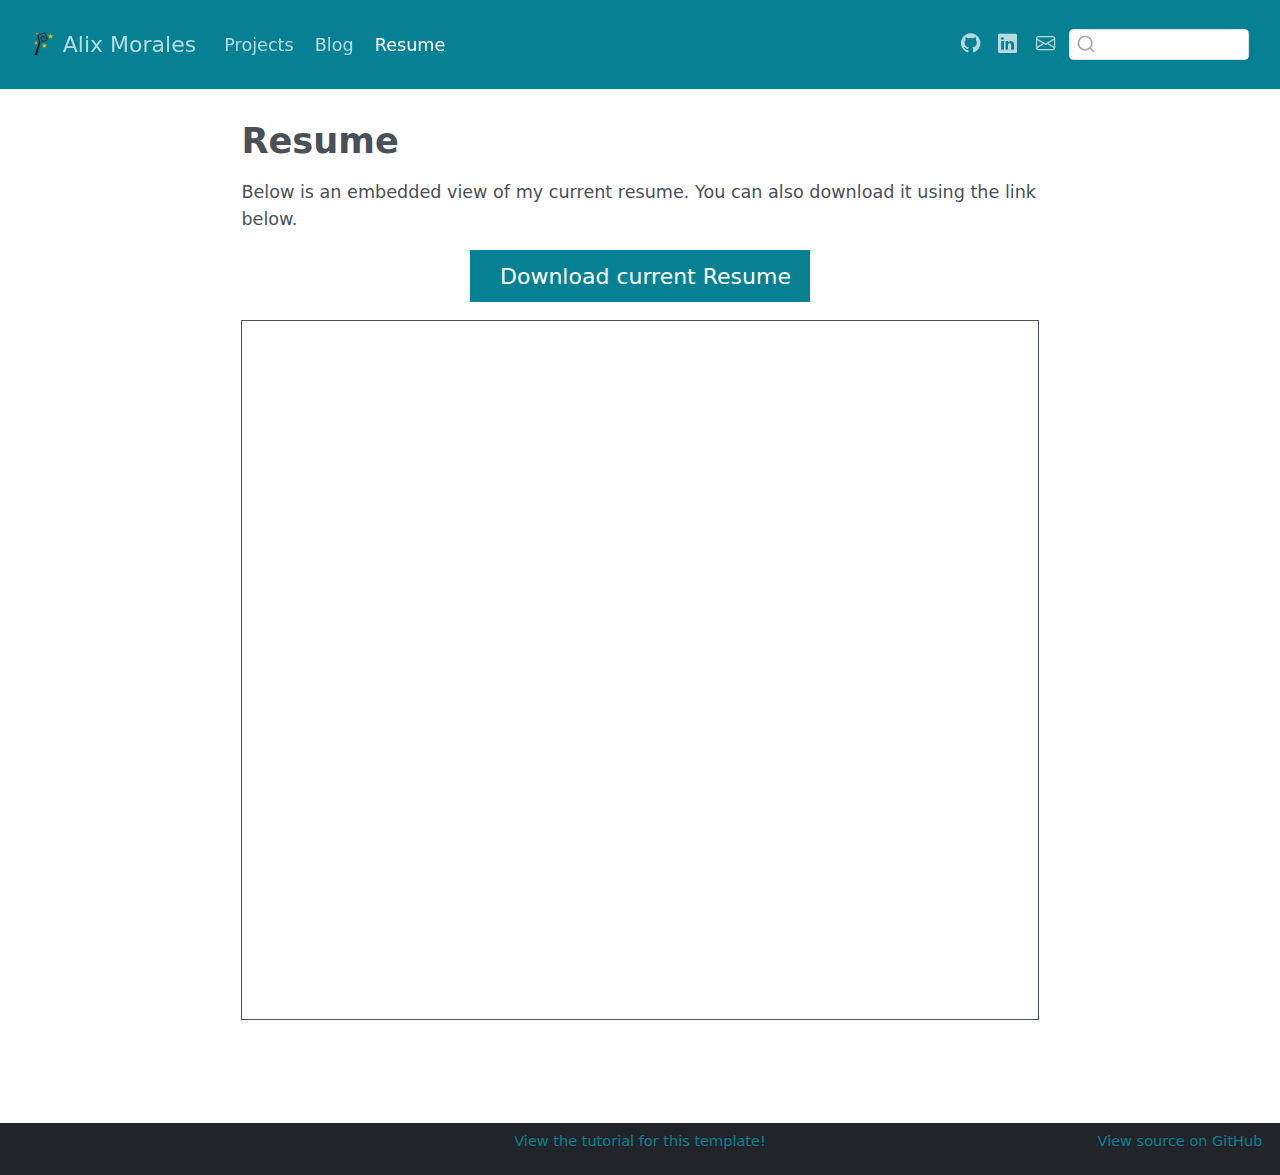
<file: docs/resume/index.html>
<!DOCTYPE html>
<html xmlns="http://www.w3.org/1999/xhtml" lang="en" xml:lang="en"><head>

<meta charset="utf-8">
<meta name="generator" content="quarto-1.5.57">

<meta name="viewport" content="width=device-width, initial-scale=1.0, user-scalable=yes">


<title>Resume – Alix Morales</title>
<style>
code{white-space: pre-wrap;}
span.smallcaps{font-variant: small-caps;}
div.columns{display: flex; gap: min(4vw, 1.5em);}
div.column{flex: auto; overflow-x: auto;}
div.hanging-indent{margin-left: 1.5em; text-indent: -1.5em;}
ul.task-list{list-style: none;}
ul.task-list li input[type="checkbox"] {
  width: 0.8em;
  margin: 0 0.8em 0.2em -1em; /* quarto-specific, see https://github.com/quarto-dev/quarto-cli/issues/4556 */ 
  vertical-align: middle;
}
</style>


<script src="../site_libs/quarto-nav/quarto-nav.js"></script>
<script src="../site_libs/clipboard/clipboard.min.js"></script>
<script src="../site_libs/quarto-search/autocomplete.umd.js"></script>
<script src="../site_libs/quarto-search/fuse.min.js"></script>
<script src="../site_libs/quarto-search/quarto-search.js"></script>
<meta name="quarto:offset" content="../">
<link href="../img/favicon.png" rel="icon" type="image/png">
<script src="../site_libs/quarto-html/quarto.js"></script>
<script src="../site_libs/quarto-html/popper.min.js"></script>
<script src="../site_libs/quarto-html/tippy.umd.min.js"></script>
<script src="../site_libs/quarto-html/anchor.min.js"></script>
<link href="../site_libs/quarto-html/tippy.css" rel="stylesheet">
<link href="../site_libs/quarto-html/quarto-syntax-highlighting.css" rel="stylesheet" id="quarto-text-highlighting-styles">
<script src="../site_libs/bootstrap/bootstrap.min.js"></script>
<link href="../site_libs/bootstrap/bootstrap-icons.css" rel="stylesheet">
<link href="../site_libs/bootstrap/bootstrap.min.css" rel="stylesheet" id="quarto-bootstrap" data-mode="light">
<script id="quarto-search-options" type="application/json">{
  "location": "navbar",
  "copy-button": false,
  "collapse-after": 3,
  "panel-placement": "end",
  "type": "textbox",
  "limit": 50,
  "keyboard-shortcut": [
    "f",
    "/",
    "s"
  ],
  "language": {
    "search-no-results-text": "No results",
    "search-matching-documents-text": "matching documents",
    "search-copy-link-title": "Copy link to search",
    "search-hide-matches-text": "Hide additional matches",
    "search-more-match-text": "more match in this document",
    "search-more-matches-text": "more matches in this document",
    "search-clear-button-title": "Clear",
    "search-text-placeholder": "",
    "search-detached-cancel-button-title": "Cancel",
    "search-submit-button-title": "Submit",
    "search-label": "Search"
  }
}</script>


</head>

<body class="nav-fixed fullcontent">

<div id="quarto-search-results"></div>
  <header id="quarto-header" class="headroom fixed-top">
    <nav class="navbar navbar-expand-lg " data-bs-theme="dark">
      <div class="navbar-container container-fluid">
      <div class="navbar-brand-container mx-auto">
    <a href="../index.html" class="navbar-brand navbar-brand-logo">
    <img src="../img/logo.png" alt="" class="navbar-logo">
    </a>
    <a class="navbar-brand" href="../index.html">
    <span class="navbar-title">Alix Morales</span>
    </a>
  </div>
            <div id="quarto-search" class="" title="Search"></div>
          <button class="navbar-toggler" type="button" data-bs-toggle="collapse" data-bs-target="#navbarCollapse" aria-controls="navbarCollapse" role="menu" aria-expanded="false" aria-label="Toggle navigation" onclick="if (window.quartoToggleHeadroom) { window.quartoToggleHeadroom(); }">
  <span class="navbar-toggler-icon"></span>
</button>
          <div class="collapse navbar-collapse" id="navbarCollapse">
            <ul class="navbar-nav navbar-nav-scroll me-auto">
  <li class="nav-item">
    <a class="nav-link" href="../projects/index.html"> 
<span class="menu-text">Projects</span></a>
  </li>  
  <li class="nav-item">
    <a class="nav-link" href="../photography/index.html"> 
<span class="menu-text">Blog</span></a>
  </li>  
  <li class="nav-item">
    <a class="nav-link active" href="../resume/index.html" aria-current="page"> 
<span class="menu-text">Resume</span></a>
  </li>  
</ul>
            <ul class="navbar-nav navbar-nav-scroll ms-auto">
  <li class="nav-item compact">
    <a class="nav-link" href="https://github.com/AlixMorales"> <i class="bi bi-github" role="img">
</i> 
<span class="menu-text"></span></a>
  </li>  
  <li class="nav-item compact">
    <a class="nav-link" href="https://www.linkedin.com/in/alix-morales-83911324b/"> <i class="bi bi-linkedin" role="img">
</i> 
<span class="menu-text"></span></a>
  </li>  
  <li class="nav-item compact">
    <a class="nav-link" href="mailto:amora38@emory.edu"> <i class="bi bi-envelope" role="img" aria-label="email">
</i> 
<span class="menu-text"></span></a>
  </li>  
</ul>
          </div> <!-- /navcollapse -->
            <div class="quarto-navbar-tools">
</div>
      </div> <!-- /container-fluid -->
    </nav>
</header>
<!-- content -->
<div id="quarto-content" class="quarto-container page-columns page-rows-contents page-layout-article page-navbar">
<!-- sidebar -->
<!-- margin-sidebar -->
    
<!-- main -->
<main class="content" id="quarto-document-content">

<header id="title-block-header" class="quarto-title-block default">
<div class="quarto-title">
<h1 class="title">Resume</h1>
</div>



<div class="quarto-title-meta">

    
  
    
  </div>
  


</header>


<p>Below is an embedded view of my current resume. You can also download it using the link below.</p>
<!-- Download button for the resume -->
<p class="text-center">
  <a class="btn btn-primary btn-lg resume-download" href="QuartoResume.pdf" target="_blank">
    <i class="fa-solid fa-file-arrow-down"></i> Download current Resume
  </a>
</p>

<!-- Embedded PDF viewer for the resume -->
<div class="embed-container">
  <iframe src="QuartoResume.pdf#toolbar=0" style="border: 0.5px solid;width: 100%; height: 700px;"></iframe>
</div>



</main> <!-- /main -->
<script id="quarto-html-after-body" type="application/javascript">
window.document.addEventListener("DOMContentLoaded", function (event) {
  const toggleBodyColorMode = (bsSheetEl) => {
    const mode = bsSheetEl.getAttribute("data-mode");
    const bodyEl = window.document.querySelector("body");
    if (mode === "dark") {
      bodyEl.classList.add("quarto-dark");
      bodyEl.classList.remove("quarto-light");
    } else {
      bodyEl.classList.add("quarto-light");
      bodyEl.classList.remove("quarto-dark");
    }
  }
  const toggleBodyColorPrimary = () => {
    const bsSheetEl = window.document.querySelector("link#quarto-bootstrap");
    if (bsSheetEl) {
      toggleBodyColorMode(bsSheetEl);
    }
  }
  toggleBodyColorPrimary();  
  const icon = "";
  const anchorJS = new window.AnchorJS();
  anchorJS.options = {
    placement: 'right',
    icon: icon
  };
  anchorJS.add('.anchored');
  const isCodeAnnotation = (el) => {
    for (const clz of el.classList) {
      if (clz.startsWith('code-annotation-')) {                     
        return true;
      }
    }
    return false;
  }
  const onCopySuccess = function(e) {
    // button target
    const button = e.trigger;
    // don't keep focus
    button.blur();
    // flash "checked"
    button.classList.add('code-copy-button-checked');
    var currentTitle = button.getAttribute("title");
    button.setAttribute("title", "Copied!");
    let tooltip;
    if (window.bootstrap) {
      button.setAttribute("data-bs-toggle", "tooltip");
      button.setAttribute("data-bs-placement", "left");
      button.setAttribute("data-bs-title", "Copied!");
      tooltip = new bootstrap.Tooltip(button, 
        { trigger: "manual", 
          customClass: "code-copy-button-tooltip",
          offset: [0, -8]});
      tooltip.show();    
    }
    setTimeout(function() {
      if (tooltip) {
        tooltip.hide();
        button.removeAttribute("data-bs-title");
        button.removeAttribute("data-bs-toggle");
        button.removeAttribute("data-bs-placement");
      }
      button.setAttribute("title", currentTitle);
      button.classList.remove('code-copy-button-checked');
    }, 1000);
    // clear code selection
    e.clearSelection();
  }
  const getTextToCopy = function(trigger) {
      const codeEl = trigger.previousElementSibling.cloneNode(true);
      for (const childEl of codeEl.children) {
        if (isCodeAnnotation(childEl)) {
          childEl.remove();
        }
      }
      return codeEl.innerText;
  }
  const clipboard = new window.ClipboardJS('.code-copy-button:not([data-in-quarto-modal])', {
    text: getTextToCopy
  });
  clipboard.on('success', onCopySuccess);
  if (window.document.getElementById('quarto-embedded-source-code-modal')) {
    // For code content inside modals, clipBoardJS needs to be initialized with a container option
    // TODO: Check when it could be a function (https://github.com/zenorocha/clipboard.js/issues/860)
    const clipboardModal = new window.ClipboardJS('.code-copy-button[data-in-quarto-modal]', {
      text: getTextToCopy,
      container: window.document.getElementById('quarto-embedded-source-code-modal')
    });
    clipboardModal.on('success', onCopySuccess);
  }
    var localhostRegex = new RegExp(/^(?:http|https):\/\/localhost\:?[0-9]*\//);
    var mailtoRegex = new RegExp(/^mailto:/);
      var filterRegex = new RegExp('/' + window.location.host + '/');
    var isInternal = (href) => {
        return filterRegex.test(href) || localhostRegex.test(href) || mailtoRegex.test(href);
    }
    // Inspect non-navigation links and adorn them if external
 	var links = window.document.querySelectorAll('a[href]:not(.nav-link):not(.navbar-brand):not(.toc-action):not(.sidebar-link):not(.sidebar-item-toggle):not(.pagination-link):not(.no-external):not([aria-hidden]):not(.dropdown-item):not(.quarto-navigation-tool):not(.about-link)');
    for (var i=0; i<links.length; i++) {
      const link = links[i];
      if (!isInternal(link.href)) {
        // undo the damage that might have been done by quarto-nav.js in the case of
        // links that we want to consider external
        if (link.dataset.originalHref !== undefined) {
          link.href = link.dataset.originalHref;
        }
      }
    }
  function tippyHover(el, contentFn, onTriggerFn, onUntriggerFn) {
    const config = {
      allowHTML: true,
      maxWidth: 500,
      delay: 100,
      arrow: false,
      appendTo: function(el) {
          return el.parentElement;
      },
      interactive: true,
      interactiveBorder: 10,
      theme: 'quarto',
      placement: 'bottom-start',
    };
    if (contentFn) {
      config.content = contentFn;
    }
    if (onTriggerFn) {
      config.onTrigger = onTriggerFn;
    }
    if (onUntriggerFn) {
      config.onUntrigger = onUntriggerFn;
    }
    window.tippy(el, config); 
  }
  const noterefs = window.document.querySelectorAll('a[role="doc-noteref"]');
  for (var i=0; i<noterefs.length; i++) {
    const ref = noterefs[i];
    tippyHover(ref, function() {
      // use id or data attribute instead here
      let href = ref.getAttribute('data-footnote-href') || ref.getAttribute('href');
      try { href = new URL(href).hash; } catch {}
      const id = href.replace(/^#\/?/, "");
      const note = window.document.getElementById(id);
      if (note) {
        return note.innerHTML;
      } else {
        return "";
      }
    });
  }
  const xrefs = window.document.querySelectorAll('a.quarto-xref');
  const processXRef = (id, note) => {
    // Strip column container classes
    const stripColumnClz = (el) => {
      el.classList.remove("page-full", "page-columns");
      if (el.children) {
        for (const child of el.children) {
          stripColumnClz(child);
        }
      }
    }
    stripColumnClz(note)
    if (id === null || id.startsWith('sec-')) {
      // Special case sections, only their first couple elements
      const container = document.createElement("div");
      if (note.children && note.children.length > 2) {
        container.appendChild(note.children[0].cloneNode(true));
        for (let i = 1; i < note.children.length; i++) {
          const child = note.children[i];
          if (child.tagName === "P" && child.innerText === "") {
            continue;
          } else {
            container.appendChild(child.cloneNode(true));
            break;
          }
        }
        if (window.Quarto?.typesetMath) {
          window.Quarto.typesetMath(container);
        }
        return container.innerHTML
      } else {
        if (window.Quarto?.typesetMath) {
          window.Quarto.typesetMath(note);
        }
        return note.innerHTML;
      }
    } else {
      // Remove any anchor links if they are present
      const anchorLink = note.querySelector('a.anchorjs-link');
      if (anchorLink) {
        anchorLink.remove();
      }
      if (window.Quarto?.typesetMath) {
        window.Quarto.typesetMath(note);
      }
      // TODO in 1.5, we should make sure this works without a callout special case
      if (note.classList.contains("callout")) {
        return note.outerHTML;
      } else {
        return note.innerHTML;
      }
    }
  }
  for (var i=0; i<xrefs.length; i++) {
    const xref = xrefs[i];
    tippyHover(xref, undefined, function(instance) {
      instance.disable();
      let url = xref.getAttribute('href');
      let hash = undefined; 
      if (url.startsWith('#')) {
        hash = url;
      } else {
        try { hash = new URL(url).hash; } catch {}
      }
      if (hash) {
        const id = hash.replace(/^#\/?/, "");
        const note = window.document.getElementById(id);
        if (note !== null) {
          try {
            const html = processXRef(id, note.cloneNode(true));
            instance.setContent(html);
          } finally {
            instance.enable();
            instance.show();
          }
        } else {
          // See if we can fetch this
          fetch(url.split('#')[0])
          .then(res => res.text())
          .then(html => {
            const parser = new DOMParser();
            const htmlDoc = parser.parseFromString(html, "text/html");
            const note = htmlDoc.getElementById(id);
            if (note !== null) {
              const html = processXRef(id, note);
              instance.setContent(html);
            } 
          }).finally(() => {
            instance.enable();
            instance.show();
          });
        }
      } else {
        // See if we can fetch a full url (with no hash to target)
        // This is a special case and we should probably do some content thinning / targeting
        fetch(url)
        .then(res => res.text())
        .then(html => {
          const parser = new DOMParser();
          const htmlDoc = parser.parseFromString(html, "text/html");
          const note = htmlDoc.querySelector('main.content');
          if (note !== null) {
            // This should only happen for chapter cross references
            // (since there is no id in the URL)
            // remove the first header
            if (note.children.length > 0 && note.children[0].tagName === "HEADER") {
              note.children[0].remove();
            }
            const html = processXRef(null, note);
            instance.setContent(html);
          } 
        }).finally(() => {
          instance.enable();
          instance.show();
        });
      }
    }, function(instance) {
    });
  }
      let selectedAnnoteEl;
      const selectorForAnnotation = ( cell, annotation) => {
        let cellAttr = 'data-code-cell="' + cell + '"';
        let lineAttr = 'data-code-annotation="' +  annotation + '"';
        const selector = 'span[' + cellAttr + '][' + lineAttr + ']';
        return selector;
      }
      const selectCodeLines = (annoteEl) => {
        const doc = window.document;
        const targetCell = annoteEl.getAttribute("data-target-cell");
        const targetAnnotation = annoteEl.getAttribute("data-target-annotation");
        const annoteSpan = window.document.querySelector(selectorForAnnotation(targetCell, targetAnnotation));
        const lines = annoteSpan.getAttribute("data-code-lines").split(",");
        const lineIds = lines.map((line) => {
          return targetCell + "-" + line;
        })
        let top = null;
        let height = null;
        let parent = null;
        if (lineIds.length > 0) {
            //compute the position of the single el (top and bottom and make a div)
            const el = window.document.getElementById(lineIds[0]);
            top = el.offsetTop;
            height = el.offsetHeight;
            parent = el.parentElement.parentElement;
          if (lineIds.length > 1) {
            const lastEl = window.document.getElementById(lineIds[lineIds.length - 1]);
            const bottom = lastEl.offsetTop + lastEl.offsetHeight;
            height = bottom - top;
          }
          if (top !== null && height !== null && parent !== null) {
            // cook up a div (if necessary) and position it 
            let div = window.document.getElementById("code-annotation-line-highlight");
            if (div === null) {
              div = window.document.createElement("div");
              div.setAttribute("id", "code-annotation-line-highlight");
              div.style.position = 'absolute';
              parent.appendChild(div);
            }
            div.style.top = top - 2 + "px";
            div.style.height = height + 4 + "px";
            div.style.left = 0;
            let gutterDiv = window.document.getElementById("code-annotation-line-highlight-gutter");
            if (gutterDiv === null) {
              gutterDiv = window.document.createElement("div");
              gutterDiv.setAttribute("id", "code-annotation-line-highlight-gutter");
              gutterDiv.style.position = 'absolute';
              const codeCell = window.document.getElementById(targetCell);
              const gutter = codeCell.querySelector('.code-annotation-gutter');
              gutter.appendChild(gutterDiv);
            }
            gutterDiv.style.top = top - 2 + "px";
            gutterDiv.style.height = height + 4 + "px";
          }
          selectedAnnoteEl = annoteEl;
        }
      };
      const unselectCodeLines = () => {
        const elementsIds = ["code-annotation-line-highlight", "code-annotation-line-highlight-gutter"];
        elementsIds.forEach((elId) => {
          const div = window.document.getElementById(elId);
          if (div) {
            div.remove();
          }
        });
        selectedAnnoteEl = undefined;
      };
        // Handle positioning of the toggle
    window.addEventListener(
      "resize",
      throttle(() => {
        elRect = undefined;
        if (selectedAnnoteEl) {
          selectCodeLines(selectedAnnoteEl);
        }
      }, 10)
    );
    function throttle(fn, ms) {
    let throttle = false;
    let timer;
      return (...args) => {
        if(!throttle) { // first call gets through
            fn.apply(this, args);
            throttle = true;
        } else { // all the others get throttled
            if(timer) clearTimeout(timer); // cancel #2
            timer = setTimeout(() => {
              fn.apply(this, args);
              timer = throttle = false;
            }, ms);
        }
      };
    }
      // Attach click handler to the DT
      const annoteDls = window.document.querySelectorAll('dt[data-target-cell]');
      for (const annoteDlNode of annoteDls) {
        annoteDlNode.addEventListener('click', (event) => {
          const clickedEl = event.target;
          if (clickedEl !== selectedAnnoteEl) {
            unselectCodeLines();
            const activeEl = window.document.querySelector('dt[data-target-cell].code-annotation-active');
            if (activeEl) {
              activeEl.classList.remove('code-annotation-active');
            }
            selectCodeLines(clickedEl);
            clickedEl.classList.add('code-annotation-active');
          } else {
            // Unselect the line
            unselectCodeLines();
            clickedEl.classList.remove('code-annotation-active');
          }
        });
      }
  const findCites = (el) => {
    const parentEl = el.parentElement;
    if (parentEl) {
      const cites = parentEl.dataset.cites;
      if (cites) {
        return {
          el,
          cites: cites.split(' ')
        };
      } else {
        return findCites(el.parentElement)
      }
    } else {
      return undefined;
    }
  };
  var bibliorefs = window.document.querySelectorAll('a[role="doc-biblioref"]');
  for (var i=0; i<bibliorefs.length; i++) {
    const ref = bibliorefs[i];
    const citeInfo = findCites(ref);
    if (citeInfo) {
      tippyHover(citeInfo.el, function() {
        var popup = window.document.createElement('div');
        citeInfo.cites.forEach(function(cite) {
          var citeDiv = window.document.createElement('div');
          citeDiv.classList.add('hanging-indent');
          citeDiv.classList.add('csl-entry');
          var biblioDiv = window.document.getElementById('ref-' + cite);
          if (biblioDiv) {
            citeDiv.innerHTML = biblioDiv.innerHTML;
          }
          popup.appendChild(citeDiv);
        });
        return popup.innerHTML;
      });
    }
  }
});
</script>
</div> <!-- /content -->
<footer class="footer">
  <div class="nav-footer">
    <div class="nav-footer-left">
      &nbsp;
    </div>   
    <div class="nav-footer-center">
<p><span class="faux-block"><a href="https://www.marvinschmitt.com/blog/website-tutorial-quarto/">View the tutorial for this template!</a></span></p>
</div>
    <div class="nav-footer-right">
<p><span class="faux-block"><a href="https://github.com/marvinschmitt/quarto-website-template/">View source on GitHub</a></span></p>
</div>
  </div>
</footer>




</body></html>
</file>
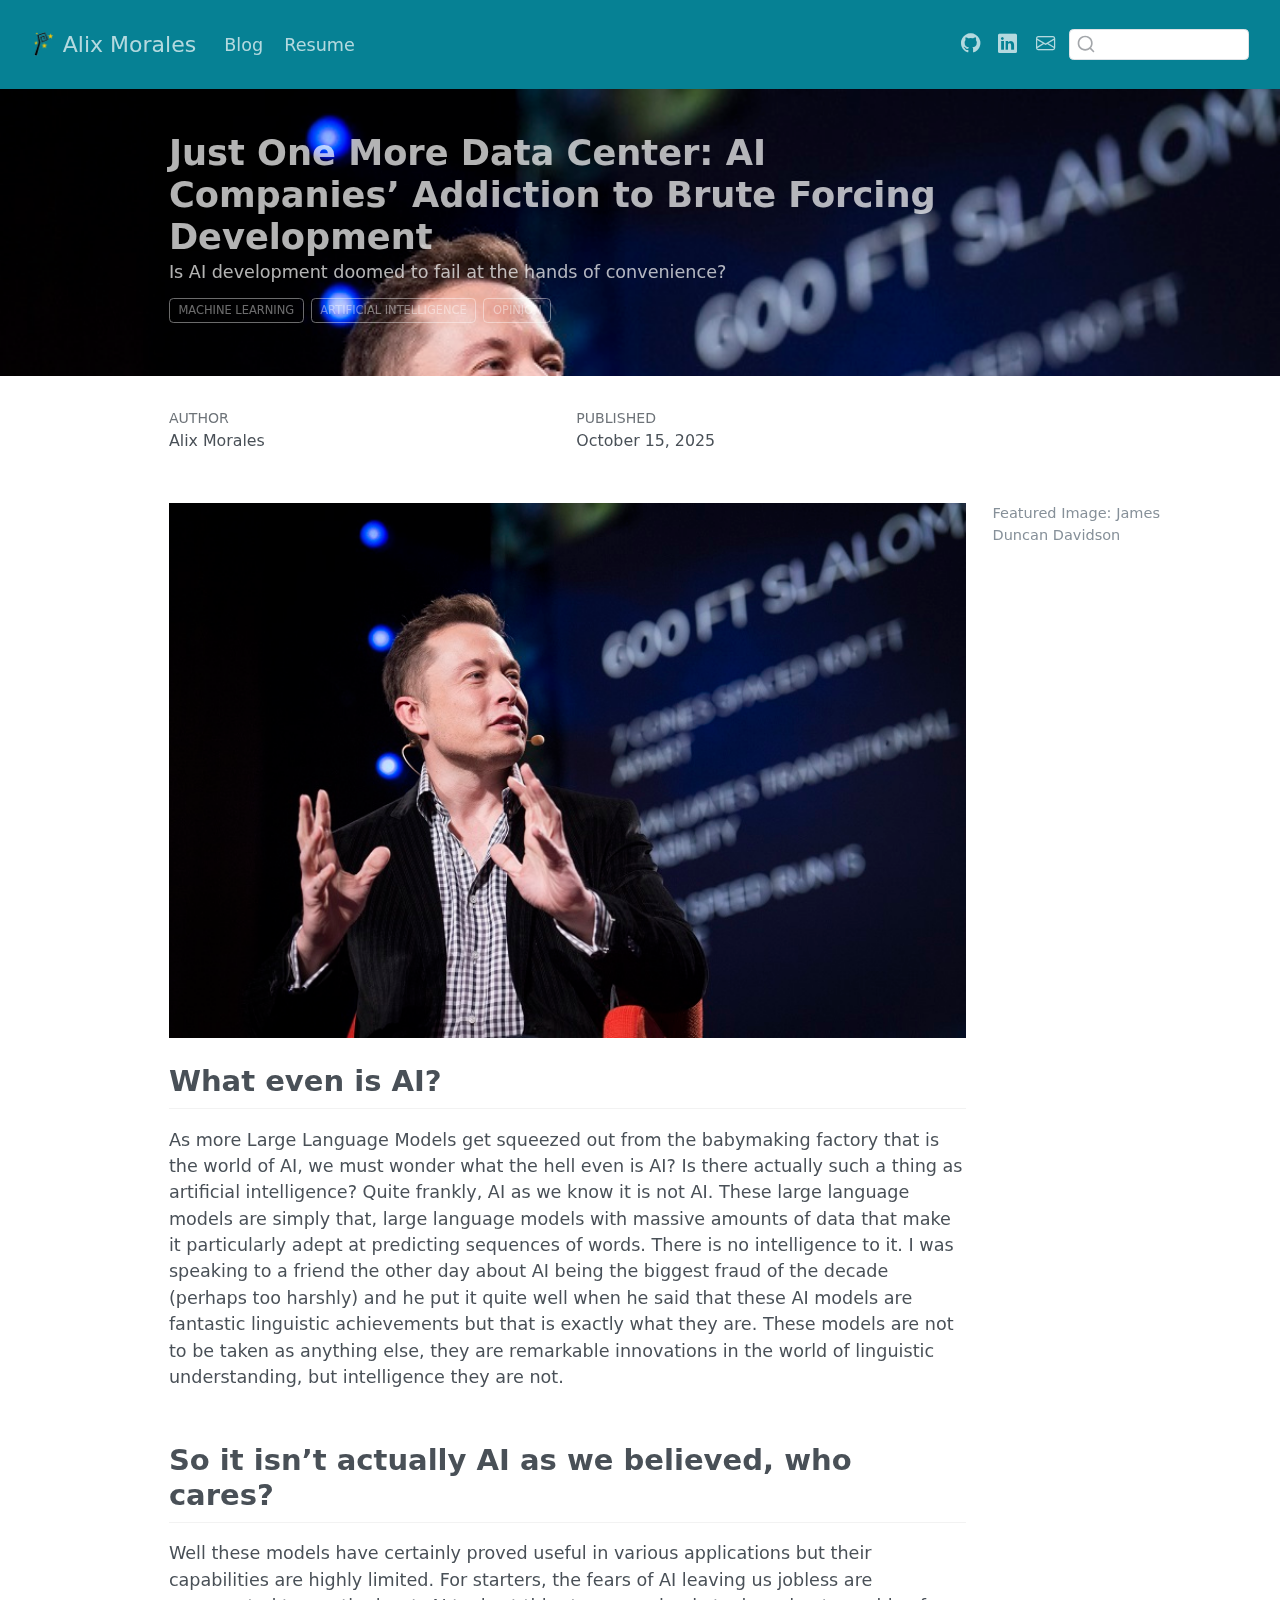
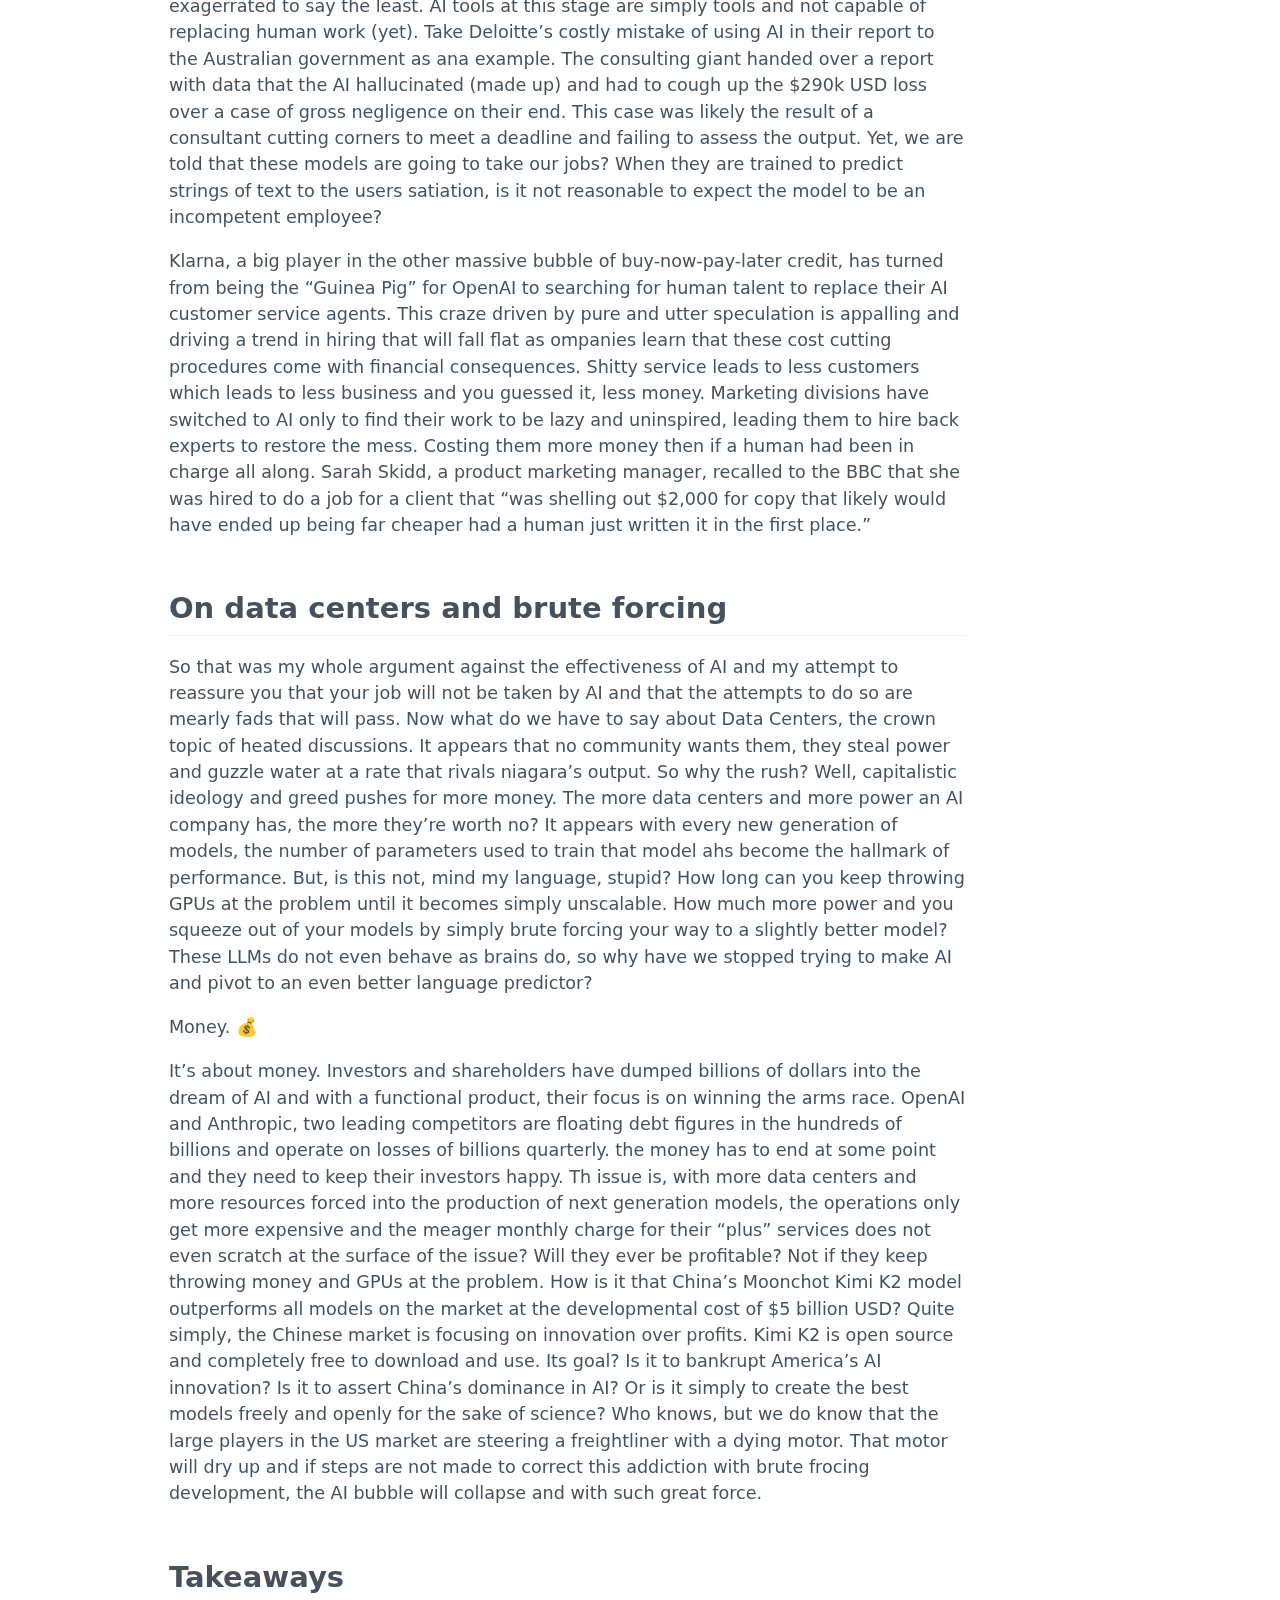
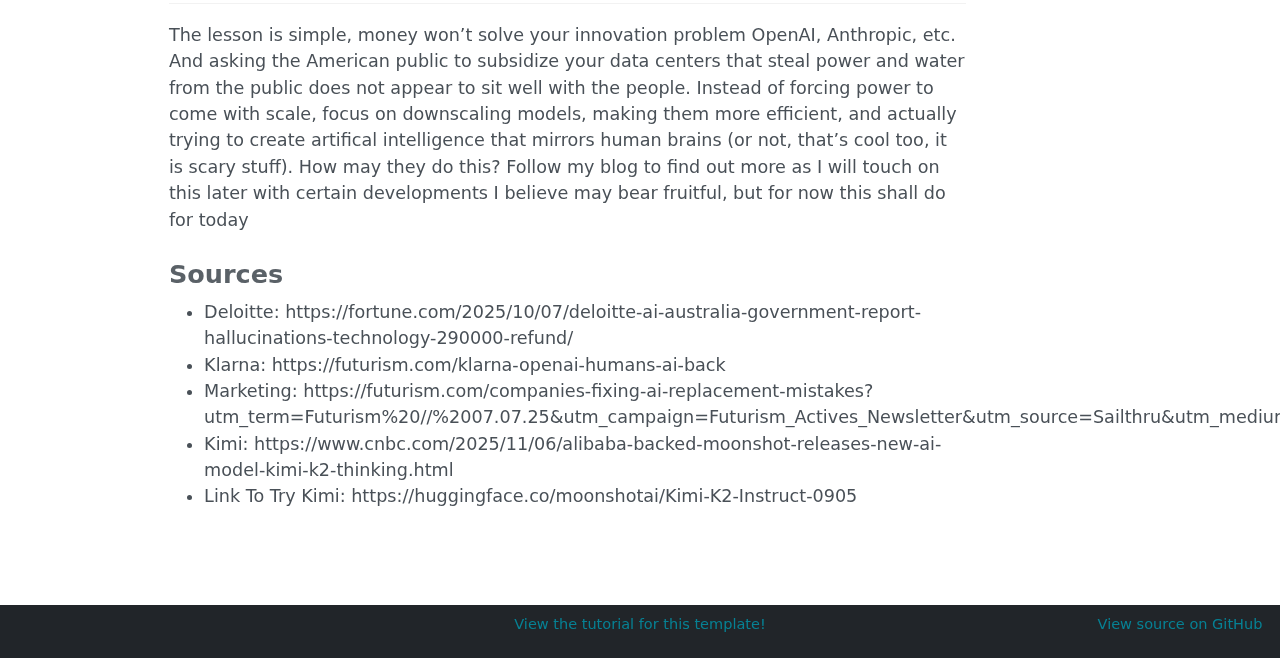
<file: docs/blog/posts/diversity-in-data-science.html>
<!DOCTYPE html>
<html xmlns="http://www.w3.org/1999/xhtml" lang="en" xml:lang="en"><head>

<meta charset="utf-8">
<meta name="generator" content="quarto-1.5.57">

<meta name="viewport" content="width=device-width, initial-scale=1.0, user-scalable=yes">

<meta name="author" content="Alix Morales">
<meta name="dcterms.date" content="2025-10-15">
<meta name="description" content="Is AI development doomed to fail at the hands of convenience?">

<title>Just One More Data Center: AI Companies’ Addiction to Brute Forcing Development – Alix Morales</title>
<style>
code{white-space: pre-wrap;}
span.smallcaps{font-variant: small-caps;}
div.columns{display: flex; gap: min(4vw, 1.5em);}
div.column{flex: auto; overflow-x: auto;}
div.hanging-indent{margin-left: 1.5em; text-indent: -1.5em;}
ul.task-list{list-style: none;}
ul.task-list li input[type="checkbox"] {
  width: 0.8em;
  margin: 0 0.8em 0.2em -1em; /* quarto-specific, see https://github.com/quarto-dev/quarto-cli/issues/4556 */ 
  vertical-align: middle;
}
</style>


<script src="../../site_libs/quarto-nav/quarto-nav.js"></script>
<script src="../../site_libs/clipboard/clipboard.min.js"></script>
<script src="../../site_libs/quarto-search/autocomplete.umd.js"></script>
<script src="../../site_libs/quarto-search/fuse.min.js"></script>
<script src="../../site_libs/quarto-search/quarto-search.js"></script>
<meta name="quarto:offset" content="../../">
<link href="../../img/favicon.png" rel="icon" type="image/png">
<script src="../../site_libs/quarto-html/quarto.js"></script>
<script src="../../site_libs/quarto-html/popper.min.js"></script>
<script src="../../site_libs/quarto-html/tippy.umd.min.js"></script>
<script src="../../site_libs/quarto-html/anchor.min.js"></script>
<link href="../../site_libs/quarto-html/tippy.css" rel="stylesheet">
<link href="../../site_libs/quarto-html/quarto-syntax-highlighting.css" rel="stylesheet" id="quarto-text-highlighting-styles">
<script src="../../site_libs/bootstrap/bootstrap.min.js"></script>
<link href="../../site_libs/bootstrap/bootstrap-icons.css" rel="stylesheet">
<link href="../../site_libs/bootstrap/bootstrap.min.css" rel="stylesheet" id="quarto-bootstrap" data-mode="light">
<script id="quarto-search-options" type="application/json">{
  "location": "navbar",
  "copy-button": false,
  "collapse-after": 3,
  "panel-placement": "end",
  "type": "textbox",
  "limit": 50,
  "keyboard-shortcut": [
    "f",
    "/",
    "s"
  ],
  "language": {
    "search-no-results-text": "No results",
    "search-matching-documents-text": "matching documents",
    "search-copy-link-title": "Copy link to search",
    "search-hide-matches-text": "Hide additional matches",
    "search-more-match-text": "more match in this document",
    "search-more-matches-text": "more matches in this document",
    "search-clear-button-title": "Clear",
    "search-text-placeholder": "",
    "search-detached-cancel-button-title": "Cancel",
    "search-submit-button-title": "Submit",
    "search-label": "Search"
  }
}</script>
<style>

      .quarto-title-block .quarto-title-banner {
        background-image: url(../data_center_musk.jpeg);
background-size: cover;
      }
</style>


</head>

<body class="nav-fixed">

<div id="quarto-search-results"></div>
  <header id="quarto-header" class="headroom fixed-top quarto-banner">
    <nav class="navbar navbar-expand-lg " data-bs-theme="dark">
      <div class="navbar-container container-fluid">
      <div class="navbar-brand-container mx-auto">
    <a href="../../index.html" class="navbar-brand navbar-brand-logo">
    <img src="../../img/logo.png" alt="" class="navbar-logo">
    </a>
    <a class="navbar-brand" href="../../index.html">
    <span class="navbar-title">Alix Morales</span>
    </a>
  </div>
            <div id="quarto-search" class="" title="Search"></div>
          <button class="navbar-toggler" type="button" data-bs-toggle="collapse" data-bs-target="#navbarCollapse" aria-controls="navbarCollapse" role="menu" aria-expanded="false" aria-label="Toggle navigation" onclick="if (window.quartoToggleHeadroom) { window.quartoToggleHeadroom(); }">
  <span class="navbar-toggler-icon"></span>
</button>
          <div class="collapse navbar-collapse" id="navbarCollapse">
            <ul class="navbar-nav navbar-nav-scroll me-auto">
  <li class="nav-item">
    <a class="nav-link" href="../../blog/index.html"> 
<span class="menu-text">Blog</span></a>
  </li>  
  <li class="nav-item">
    <a class="nav-link" href="../../resume/index.html"> 
<span class="menu-text">Resume</span></a>
  </li>  
</ul>
            <ul class="navbar-nav navbar-nav-scroll ms-auto">
  <li class="nav-item compact">
    <a class="nav-link" href="https://github.com/AlixMorales"> <i class="bi bi-github" role="img">
</i> 
<span class="menu-text"></span></a>
  </li>  
  <li class="nav-item compact">
    <a class="nav-link" href="https://www.linkedin.com/in/alix-morales-83911324b/"> <i class="bi bi-linkedin" role="img">
</i> 
<span class="menu-text"></span></a>
  </li>  
  <li class="nav-item compact">
    <a class="nav-link" href="mailto:amora38@emory.edu"> <i class="bi bi-envelope" role="img" aria-label="email">
</i> 
<span class="menu-text"></span></a>
  </li>  
</ul>
          </div> <!-- /navcollapse -->
            <div class="quarto-navbar-tools">
</div>
      </div> <!-- /container-fluid -->
    </nav>
</header>
<!-- content -->
<header id="title-block-header" class="quarto-title-block default page-columns page-full">
  <div class="quarto-title-banner page-columns page-full">
    <div class="quarto-title column-body">
      <h1 class="title">Just One More Data Center: AI Companies’ Addiction to Brute Forcing Development</h1>
                  <div>
        <div class="description">
          Is AI development doomed to fail at the hands of convenience?
        </div>
      </div>
                          <div class="quarto-categories">
                <div class="quarto-category">machine learning</div>
                <div class="quarto-category">Artificial Intelligence</div>
                <div class="quarto-category">Opinion</div>
              </div>
                  </div>
  </div>
    
  
  <div class="quarto-title-meta">

      <div>
      <div class="quarto-title-meta-heading">Author</div>
      <div class="quarto-title-meta-contents">
               <p>Alix Morales </p>
            </div>
    </div>
      
      <div>
      <div class="quarto-title-meta-heading">Published</div>
      <div class="quarto-title-meta-contents">
        <p class="date">October 15, 2025</p>
      </div>
    </div>
    
      
    </div>
    
  
  </header><div id="quarto-content" class="quarto-container page-columns page-rows-contents page-layout-article page-navbar">
<!-- sidebar -->
<!-- margin-sidebar -->
    <div id="quarto-margin-sidebar" class="sidebar margin-sidebar zindex-bottom">
    </div>
<!-- main -->
<main class="content quarto-banner-title-block page-columns page-full" id="quarto-document-content">





<div class="quarto-figure quarto-figure-center page-columns page-full">
<figure class="figure page-columns page-full">
<p><img src="../data_center_musk.jpeg" class="img-fluid figure-img" style="width:100.0%" alt="Alternative text for accessibility"></p>
<figcaption class="margin-caption">Featured Image: James Duncan Davidson</figcaption>
</figure>
</div>
<section id="what-even-is-ai" class="level2">
<h2 class="anchored" data-anchor-id="what-even-is-ai">What even is AI?</h2>
<p>As more Large Language Models get squeezed out from the babymaking factory that is the world of AI, we must wonder what the hell even is AI? Is there actually such a thing as artificial intelligence? Quite frankly, AI as we know it is not AI. These large language models are simply that, large language models with massive amounts of data that make it particularly adept at predicting sequences of words. There is no intelligence to it. I was speaking to a friend the other day about AI being the biggest fraud of the decade (perhaps too harshly) and he put it quite well when he said that these AI models are fantastic linguistic achievements but that is exactly what they are. These models are not to be taken as anything else, they are remarkable innovations in the world of linguistic understanding, but intelligence they are not.</p>
</section>
<section id="so-it-isnt-actually-ai-as-we-believed-who-cares" class="level2">
<h2 class="anchored" data-anchor-id="so-it-isnt-actually-ai-as-we-believed-who-cares">So it isn’t actually AI as we believed, who cares?</h2>
<p>Well these models have certainly proved useful in various applications but their capabilities are highly limited. For starters, the fears of AI leaving us jobless are exagerrated to say the least. AI tools at this stage are simply tools and not capable of replacing human work (yet). Take Deloitte’s costly mistake of using AI in their report to the Australian government as ana example. The consulting giant handed over a report with data that the AI hallucinated (made up) and had to cough up the $290k USD loss over a case of gross negligence on their end. This case was likely the result of a consultant cutting corners to meet a deadline and failing to assess the output. Yet, we are told that these models are going to take our jobs? When they are trained to predict strings of text to the users satiation, is it not reasonable to expect the model to be an incompetent employee?</p>
<p>Klarna, a big player in the other massive bubble of buy-now-pay-later credit, has turned from being the “Guinea Pig” for OpenAI to searching for human talent to replace their AI customer service agents. This craze driven by pure and utter speculation is appalling and driving a trend in hiring that will fall flat as ompanies learn that these cost cutting procedures come with financial consequences. Shitty service leads to less customers which leads to less business and you guessed it, less money. Marketing divisions have switched to AI only to find their work to be lazy and uninspired, leading them to hire back experts to restore the mess. Costing them more money then if a human had been in charge all along. Sarah Skidd, a product marketing manager, recalled to the BBC that she was hired to do a job for a client that “was shelling out $2,000 for copy that likely would have ended up being far cheaper had a human just written it in the first place.”</p>
</section>
<section id="on-data-centers-and-brute-forcing" class="level2">
<h2 class="anchored" data-anchor-id="on-data-centers-and-brute-forcing">On data centers and brute forcing</h2>
<p>So that was my whole argument against the effectiveness of AI and my attempt to reassure you that your job will not be taken by AI and that the attempts to do so are mearly fads that will pass. Now what do we have to say about Data Centers, the crown topic of heated discussions. It appears that no community wants them, they steal power and guzzle water at a rate that rivals niagara’s output. So why the rush? Well, capitalistic ideology and greed pushes for more money. The more data centers and more power an AI company has, the more they’re worth no? It appears with every new generation of models, the number of parameters used to train that model ahs become the hallmark of performance. But, is this not, mind my language, stupid? How long can you keep throwing GPUs at the problem until it becomes simply unscalable. How much more power and you squeeze out of your models by simply brute forcing your way to a slightly better model? These LLMs do not even behave as brains do, so why have we stopped trying to make AI and pivot to an even better language predictor?</p>
<p>Money. 💰</p>
<p>It’s about money. Investors and shareholders have dumped billions of dollars into the dream of AI and with a functional product, their focus is on winning the arms race. OpenAI and Anthropic, two leading competitors are floating debt figures in the hundreds of billions and operate on losses of billions quarterly. the money has to end at some point and they need to keep their investors happy. Th issue is, with more data centers and more resources forced into the production of next generation models, the operations only get more expensive and the meager monthly charge for their “plus” services does not even scratch at the surface of the issue? Will they ever be profitable? Not if they keep throwing money and GPUs at the problem. How is it that China’s Moonchot Kimi K2 model outperforms all models on the market at the developmental cost of $5 billion USD? Quite simply, the Chinese market is focusing on innovation over profits. Kimi K2 is open source and completely free to download and use. Its goal? Is it to bankrupt America’s AI innovation? Is it to assert China’s dominance in AI? Or is it simply to create the best models freely and openly for the sake of science? Who knows, but we do know that the large players in the US market are steering a freightliner with a dying motor. That motor will dry up and if steps are not made to correct this addiction with brute frocing development, the AI bubble will collapse and with such great force.</p>
</section>
<section id="takeaways" class="level2">
<h2 class="anchored" data-anchor-id="takeaways">Takeaways</h2>
<p>The lesson is simple, money won’t solve your innovation problem OpenAI, Anthropic, etc. And asking the American public to subsidize your data centers that steal power and water from the public does not appear to sit well with the people. Instead of forcing power to come with scale, focus on downscaling models, making them more efficient, and actually trying to create artifical intelligence that mirrors human brains (or not, that’s cool too, it is scary stuff). How may they do this? Follow my blog to find out more as I will touch on this later with certain developments I believe may bear fruitful, but for now this shall do for today</p>
<section id="sources" class="level3">
<h3 class="anchored" data-anchor-id="sources">Sources</h3>
<ul>
<li>Deloitte: https://fortune.com/2025/10/07/deloitte-ai-australia-government-report-hallucinations-technology-290000-refund/</li>
<li>Klarna: https://futurism.com/klarna-openai-humans-ai-back</li>
<li>Marketing: https://futurism.com/companies-fixing-ai-replacement-mistakes?utm_term=Futurism%20//%2007.07.25&amp;utm_campaign=Futurism_Actives_Newsletter&amp;utm_source=Sailthru&amp;utm_medium=email</li>
<li>Kimi: https://www.cnbc.com/2025/11/06/alibaba-backed-moonshot-releases-new-ai-model-kimi-k2-thinking.html</li>
<li>Link To Try Kimi: https://huggingface.co/moonshotai/Kimi-K2-Instruct-0905</li>
</ul>


</section>
</section>

</main> <!-- /main -->
<script id="quarto-html-after-body" type="application/javascript">
window.document.addEventListener("DOMContentLoaded", function (event) {
  const toggleBodyColorMode = (bsSheetEl) => {
    const mode = bsSheetEl.getAttribute("data-mode");
    const bodyEl = window.document.querySelector("body");
    if (mode === "dark") {
      bodyEl.classList.add("quarto-dark");
      bodyEl.classList.remove("quarto-light");
    } else {
      bodyEl.classList.add("quarto-light");
      bodyEl.classList.remove("quarto-dark");
    }
  }
  const toggleBodyColorPrimary = () => {
    const bsSheetEl = window.document.querySelector("link#quarto-bootstrap");
    if (bsSheetEl) {
      toggleBodyColorMode(bsSheetEl);
    }
  }
  toggleBodyColorPrimary();  
  const icon = "";
  const anchorJS = new window.AnchorJS();
  anchorJS.options = {
    placement: 'right',
    icon: icon
  };
  anchorJS.add('.anchored');
  const isCodeAnnotation = (el) => {
    for (const clz of el.classList) {
      if (clz.startsWith('code-annotation-')) {                     
        return true;
      }
    }
    return false;
  }
  const onCopySuccess = function(e) {
    // button target
    const button = e.trigger;
    // don't keep focus
    button.blur();
    // flash "checked"
    button.classList.add('code-copy-button-checked');
    var currentTitle = button.getAttribute("title");
    button.setAttribute("title", "Copied!");
    let tooltip;
    if (window.bootstrap) {
      button.setAttribute("data-bs-toggle", "tooltip");
      button.setAttribute("data-bs-placement", "left");
      button.setAttribute("data-bs-title", "Copied!");
      tooltip = new bootstrap.Tooltip(button, 
        { trigger: "manual", 
          customClass: "code-copy-button-tooltip",
          offset: [0, -8]});
      tooltip.show();    
    }
    setTimeout(function() {
      if (tooltip) {
        tooltip.hide();
        button.removeAttribute("data-bs-title");
        button.removeAttribute("data-bs-toggle");
        button.removeAttribute("data-bs-placement");
      }
      button.setAttribute("title", currentTitle);
      button.classList.remove('code-copy-button-checked');
    }, 1000);
    // clear code selection
    e.clearSelection();
  }
  const getTextToCopy = function(trigger) {
      const codeEl = trigger.previousElementSibling.cloneNode(true);
      for (const childEl of codeEl.children) {
        if (isCodeAnnotation(childEl)) {
          childEl.remove();
        }
      }
      return codeEl.innerText;
  }
  const clipboard = new window.ClipboardJS('.code-copy-button:not([data-in-quarto-modal])', {
    text: getTextToCopy
  });
  clipboard.on('success', onCopySuccess);
  if (window.document.getElementById('quarto-embedded-source-code-modal')) {
    // For code content inside modals, clipBoardJS needs to be initialized with a container option
    // TODO: Check when it could be a function (https://github.com/zenorocha/clipboard.js/issues/860)
    const clipboardModal = new window.ClipboardJS('.code-copy-button[data-in-quarto-modal]', {
      text: getTextToCopy,
      container: window.document.getElementById('quarto-embedded-source-code-modal')
    });
    clipboardModal.on('success', onCopySuccess);
  }
    var localhostRegex = new RegExp(/^(?:http|https):\/\/localhost\:?[0-9]*\//);
    var mailtoRegex = new RegExp(/^mailto:/);
      var filterRegex = new RegExp('/' + window.location.host + '/');
    var isInternal = (href) => {
        return filterRegex.test(href) || localhostRegex.test(href) || mailtoRegex.test(href);
    }
    // Inspect non-navigation links and adorn them if external
 	var links = window.document.querySelectorAll('a[href]:not(.nav-link):not(.navbar-brand):not(.toc-action):not(.sidebar-link):not(.sidebar-item-toggle):not(.pagination-link):not(.no-external):not([aria-hidden]):not(.dropdown-item):not(.quarto-navigation-tool):not(.about-link)');
    for (var i=0; i<links.length; i++) {
      const link = links[i];
      if (!isInternal(link.href)) {
        // undo the damage that might have been done by quarto-nav.js in the case of
        // links that we want to consider external
        if (link.dataset.originalHref !== undefined) {
          link.href = link.dataset.originalHref;
        }
      }
    }
  function tippyHover(el, contentFn, onTriggerFn, onUntriggerFn) {
    const config = {
      allowHTML: true,
      maxWidth: 500,
      delay: 100,
      arrow: false,
      appendTo: function(el) {
          return el.parentElement;
      },
      interactive: true,
      interactiveBorder: 10,
      theme: 'quarto',
      placement: 'bottom-start',
    };
    if (contentFn) {
      config.content = contentFn;
    }
    if (onTriggerFn) {
      config.onTrigger = onTriggerFn;
    }
    if (onUntriggerFn) {
      config.onUntrigger = onUntriggerFn;
    }
    window.tippy(el, config); 
  }
  const noterefs = window.document.querySelectorAll('a[role="doc-noteref"]');
  for (var i=0; i<noterefs.length; i++) {
    const ref = noterefs[i];
    tippyHover(ref, function() {
      // use id or data attribute instead here
      let href = ref.getAttribute('data-footnote-href') || ref.getAttribute('href');
      try { href = new URL(href).hash; } catch {}
      const id = href.replace(/^#\/?/, "");
      const note = window.document.getElementById(id);
      if (note) {
        return note.innerHTML;
      } else {
        return "";
      }
    });
  }
  const xrefs = window.document.querySelectorAll('a.quarto-xref');
  const processXRef = (id, note) => {
    // Strip column container classes
    const stripColumnClz = (el) => {
      el.classList.remove("page-full", "page-columns");
      if (el.children) {
        for (const child of el.children) {
          stripColumnClz(child);
        }
      }
    }
    stripColumnClz(note)
    if (id === null || id.startsWith('sec-')) {
      // Special case sections, only their first couple elements
      const container = document.createElement("div");
      if (note.children && note.children.length > 2) {
        container.appendChild(note.children[0].cloneNode(true));
        for (let i = 1; i < note.children.length; i++) {
          const child = note.children[i];
          if (child.tagName === "P" && child.innerText === "") {
            continue;
          } else {
            container.appendChild(child.cloneNode(true));
            break;
          }
        }
        if (window.Quarto?.typesetMath) {
          window.Quarto.typesetMath(container);
        }
        return container.innerHTML
      } else {
        if (window.Quarto?.typesetMath) {
          window.Quarto.typesetMath(note);
        }
        return note.innerHTML;
      }
    } else {
      // Remove any anchor links if they are present
      const anchorLink = note.querySelector('a.anchorjs-link');
      if (anchorLink) {
        anchorLink.remove();
      }
      if (window.Quarto?.typesetMath) {
        window.Quarto.typesetMath(note);
      }
      // TODO in 1.5, we should make sure this works without a callout special case
      if (note.classList.contains("callout")) {
        return note.outerHTML;
      } else {
        return note.innerHTML;
      }
    }
  }
  for (var i=0; i<xrefs.length; i++) {
    const xref = xrefs[i];
    tippyHover(xref, undefined, function(instance) {
      instance.disable();
      let url = xref.getAttribute('href');
      let hash = undefined; 
      if (url.startsWith('#')) {
        hash = url;
      } else {
        try { hash = new URL(url).hash; } catch {}
      }
      if (hash) {
        const id = hash.replace(/^#\/?/, "");
        const note = window.document.getElementById(id);
        if (note !== null) {
          try {
            const html = processXRef(id, note.cloneNode(true));
            instance.setContent(html);
          } finally {
            instance.enable();
            instance.show();
          }
        } else {
          // See if we can fetch this
          fetch(url.split('#')[0])
          .then(res => res.text())
          .then(html => {
            const parser = new DOMParser();
            const htmlDoc = parser.parseFromString(html, "text/html");
            const note = htmlDoc.getElementById(id);
            if (note !== null) {
              const html = processXRef(id, note);
              instance.setContent(html);
            } 
          }).finally(() => {
            instance.enable();
            instance.show();
          });
        }
      } else {
        // See if we can fetch a full url (with no hash to target)
        // This is a special case and we should probably do some content thinning / targeting
        fetch(url)
        .then(res => res.text())
        .then(html => {
          const parser = new DOMParser();
          const htmlDoc = parser.parseFromString(html, "text/html");
          const note = htmlDoc.querySelector('main.content');
          if (note !== null) {
            // This should only happen for chapter cross references
            // (since there is no id in the URL)
            // remove the first header
            if (note.children.length > 0 && note.children[0].tagName === "HEADER") {
              note.children[0].remove();
            }
            const html = processXRef(null, note);
            instance.setContent(html);
          } 
        }).finally(() => {
          instance.enable();
          instance.show();
        });
      }
    }, function(instance) {
    });
  }
      let selectedAnnoteEl;
      const selectorForAnnotation = ( cell, annotation) => {
        let cellAttr = 'data-code-cell="' + cell + '"';
        let lineAttr = 'data-code-annotation="' +  annotation + '"';
        const selector = 'span[' + cellAttr + '][' + lineAttr + ']';
        return selector;
      }
      const selectCodeLines = (annoteEl) => {
        const doc = window.document;
        const targetCell = annoteEl.getAttribute("data-target-cell");
        const targetAnnotation = annoteEl.getAttribute("data-target-annotation");
        const annoteSpan = window.document.querySelector(selectorForAnnotation(targetCell, targetAnnotation));
        const lines = annoteSpan.getAttribute("data-code-lines").split(",");
        const lineIds = lines.map((line) => {
          return targetCell + "-" + line;
        })
        let top = null;
        let height = null;
        let parent = null;
        if (lineIds.length > 0) {
            //compute the position of the single el (top and bottom and make a div)
            const el = window.document.getElementById(lineIds[0]);
            top = el.offsetTop;
            height = el.offsetHeight;
            parent = el.parentElement.parentElement;
          if (lineIds.length > 1) {
            const lastEl = window.document.getElementById(lineIds[lineIds.length - 1]);
            const bottom = lastEl.offsetTop + lastEl.offsetHeight;
            height = bottom - top;
          }
          if (top !== null && height !== null && parent !== null) {
            // cook up a div (if necessary) and position it 
            let div = window.document.getElementById("code-annotation-line-highlight");
            if (div === null) {
              div = window.document.createElement("div");
              div.setAttribute("id", "code-annotation-line-highlight");
              div.style.position = 'absolute';
              parent.appendChild(div);
            }
            div.style.top = top - 2 + "px";
            div.style.height = height + 4 + "px";
            div.style.left = 0;
            let gutterDiv = window.document.getElementById("code-annotation-line-highlight-gutter");
            if (gutterDiv === null) {
              gutterDiv = window.document.createElement("div");
              gutterDiv.setAttribute("id", "code-annotation-line-highlight-gutter");
              gutterDiv.style.position = 'absolute';
              const codeCell = window.document.getElementById(targetCell);
              const gutter = codeCell.querySelector('.code-annotation-gutter');
              gutter.appendChild(gutterDiv);
            }
            gutterDiv.style.top = top - 2 + "px";
            gutterDiv.style.height = height + 4 + "px";
          }
          selectedAnnoteEl = annoteEl;
        }
      };
      const unselectCodeLines = () => {
        const elementsIds = ["code-annotation-line-highlight", "code-annotation-line-highlight-gutter"];
        elementsIds.forEach((elId) => {
          const div = window.document.getElementById(elId);
          if (div) {
            div.remove();
          }
        });
        selectedAnnoteEl = undefined;
      };
        // Handle positioning of the toggle
    window.addEventListener(
      "resize",
      throttle(() => {
        elRect = undefined;
        if (selectedAnnoteEl) {
          selectCodeLines(selectedAnnoteEl);
        }
      }, 10)
    );
    function throttle(fn, ms) {
    let throttle = false;
    let timer;
      return (...args) => {
        if(!throttle) { // first call gets through
            fn.apply(this, args);
            throttle = true;
        } else { // all the others get throttled
            if(timer) clearTimeout(timer); // cancel #2
            timer = setTimeout(() => {
              fn.apply(this, args);
              timer = throttle = false;
            }, ms);
        }
      };
    }
      // Attach click handler to the DT
      const annoteDls = window.document.querySelectorAll('dt[data-target-cell]');
      for (const annoteDlNode of annoteDls) {
        annoteDlNode.addEventListener('click', (event) => {
          const clickedEl = event.target;
          if (clickedEl !== selectedAnnoteEl) {
            unselectCodeLines();
            const activeEl = window.document.querySelector('dt[data-target-cell].code-annotation-active');
            if (activeEl) {
              activeEl.classList.remove('code-annotation-active');
            }
            selectCodeLines(clickedEl);
            clickedEl.classList.add('code-annotation-active');
          } else {
            // Unselect the line
            unselectCodeLines();
            clickedEl.classList.remove('code-annotation-active');
          }
        });
      }
  const findCites = (el) => {
    const parentEl = el.parentElement;
    if (parentEl) {
      const cites = parentEl.dataset.cites;
      if (cites) {
        return {
          el,
          cites: cites.split(' ')
        };
      } else {
        return findCites(el.parentElement)
      }
    } else {
      return undefined;
    }
  };
  var bibliorefs = window.document.querySelectorAll('a[role="doc-biblioref"]');
  for (var i=0; i<bibliorefs.length; i++) {
    const ref = bibliorefs[i];
    const citeInfo = findCites(ref);
    if (citeInfo) {
      tippyHover(citeInfo.el, function() {
        var popup = window.document.createElement('div');
        citeInfo.cites.forEach(function(cite) {
          var citeDiv = window.document.createElement('div');
          citeDiv.classList.add('hanging-indent');
          citeDiv.classList.add('csl-entry');
          var biblioDiv = window.document.getElementById('ref-' + cite);
          if (biblioDiv) {
            citeDiv.innerHTML = biblioDiv.innerHTML;
          }
          popup.appendChild(citeDiv);
        });
        return popup.innerHTML;
      });
    }
  }
});
</script>
</div> <!-- /content -->
<footer class="footer">
  <div class="nav-footer">
    <div class="nav-footer-left">
      &nbsp;
    </div>   
    <div class="nav-footer-center">
<p><span class="faux-block"><a href="https://www.marvinschmitt.com/blog/website-tutorial-quarto/">View the tutorial for this template!</a></span></p>
</div>
    <div class="nav-footer-right">
<p><span class="faux-block"><a href="https://github.com/marvinschmitt/quarto-website-template/">View source on GitHub</a></span></p>
</div>
  </div>
</footer>




</body></html>
</file>
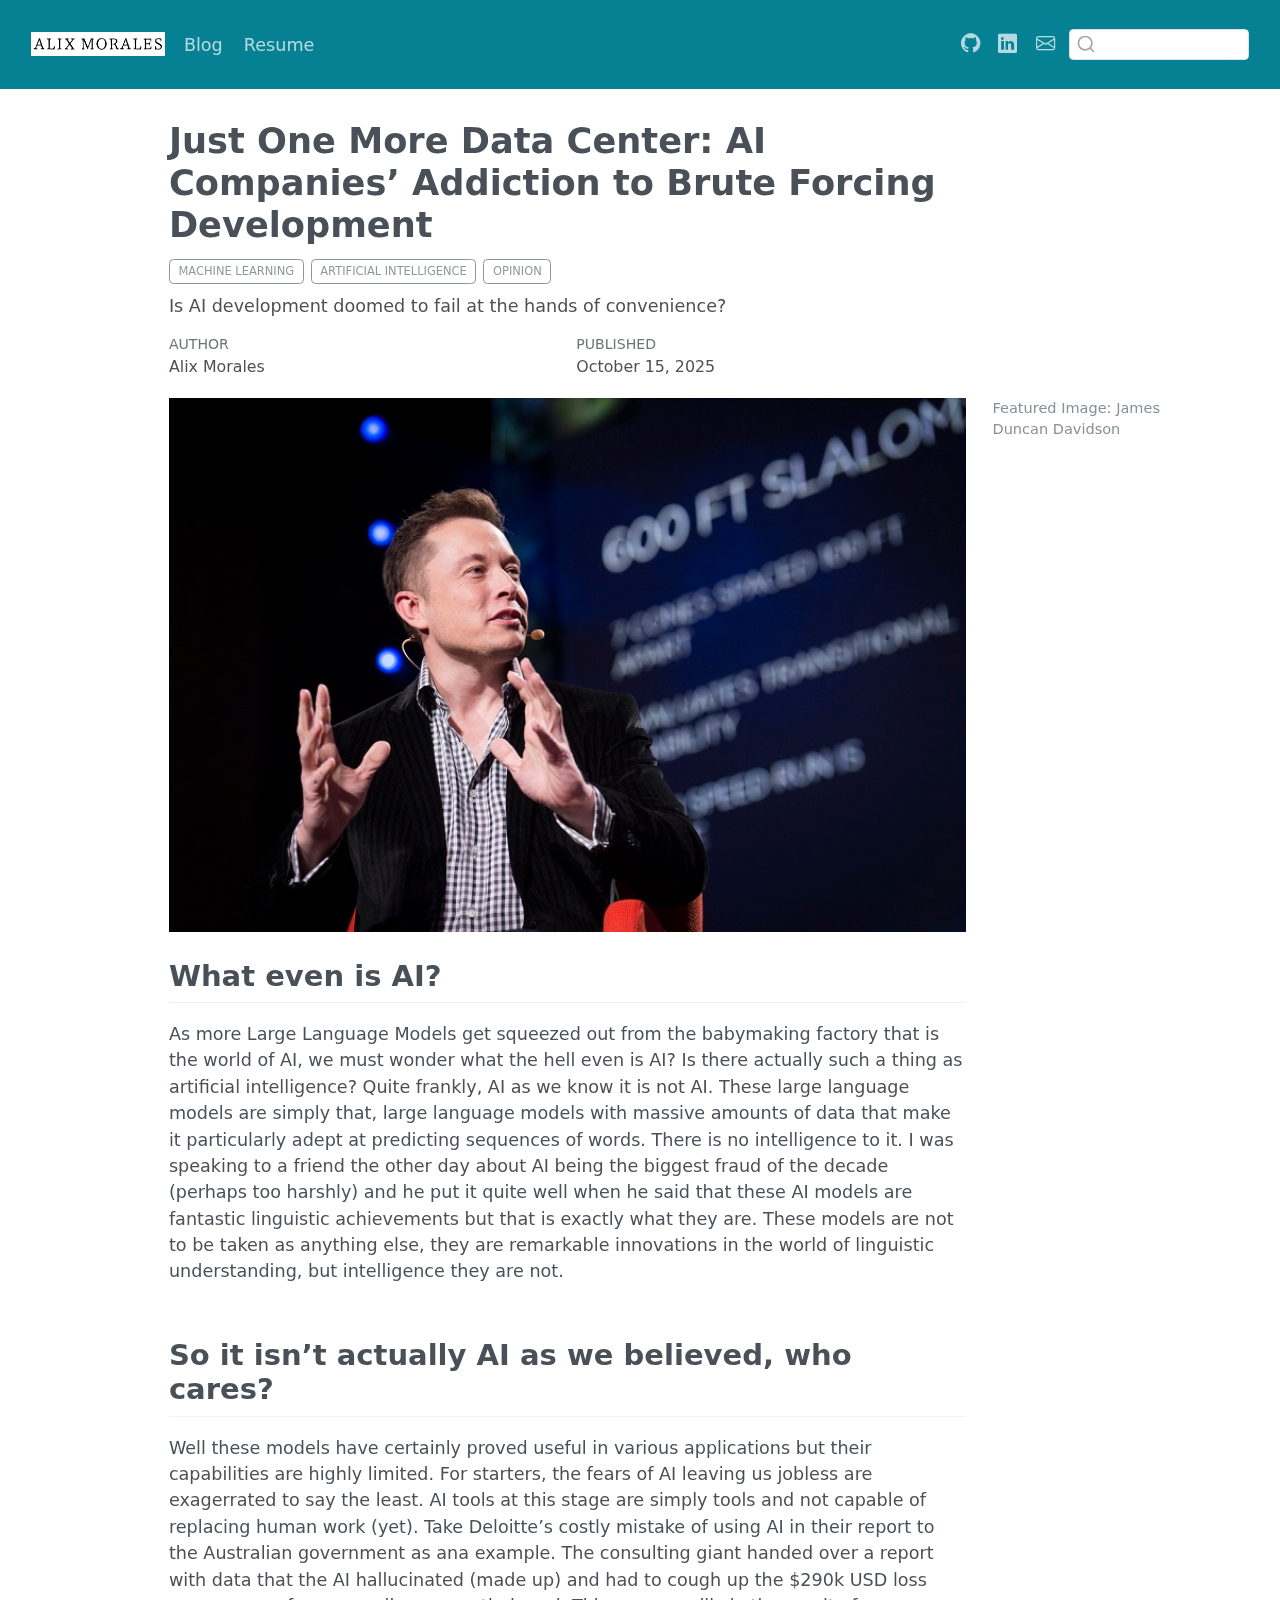
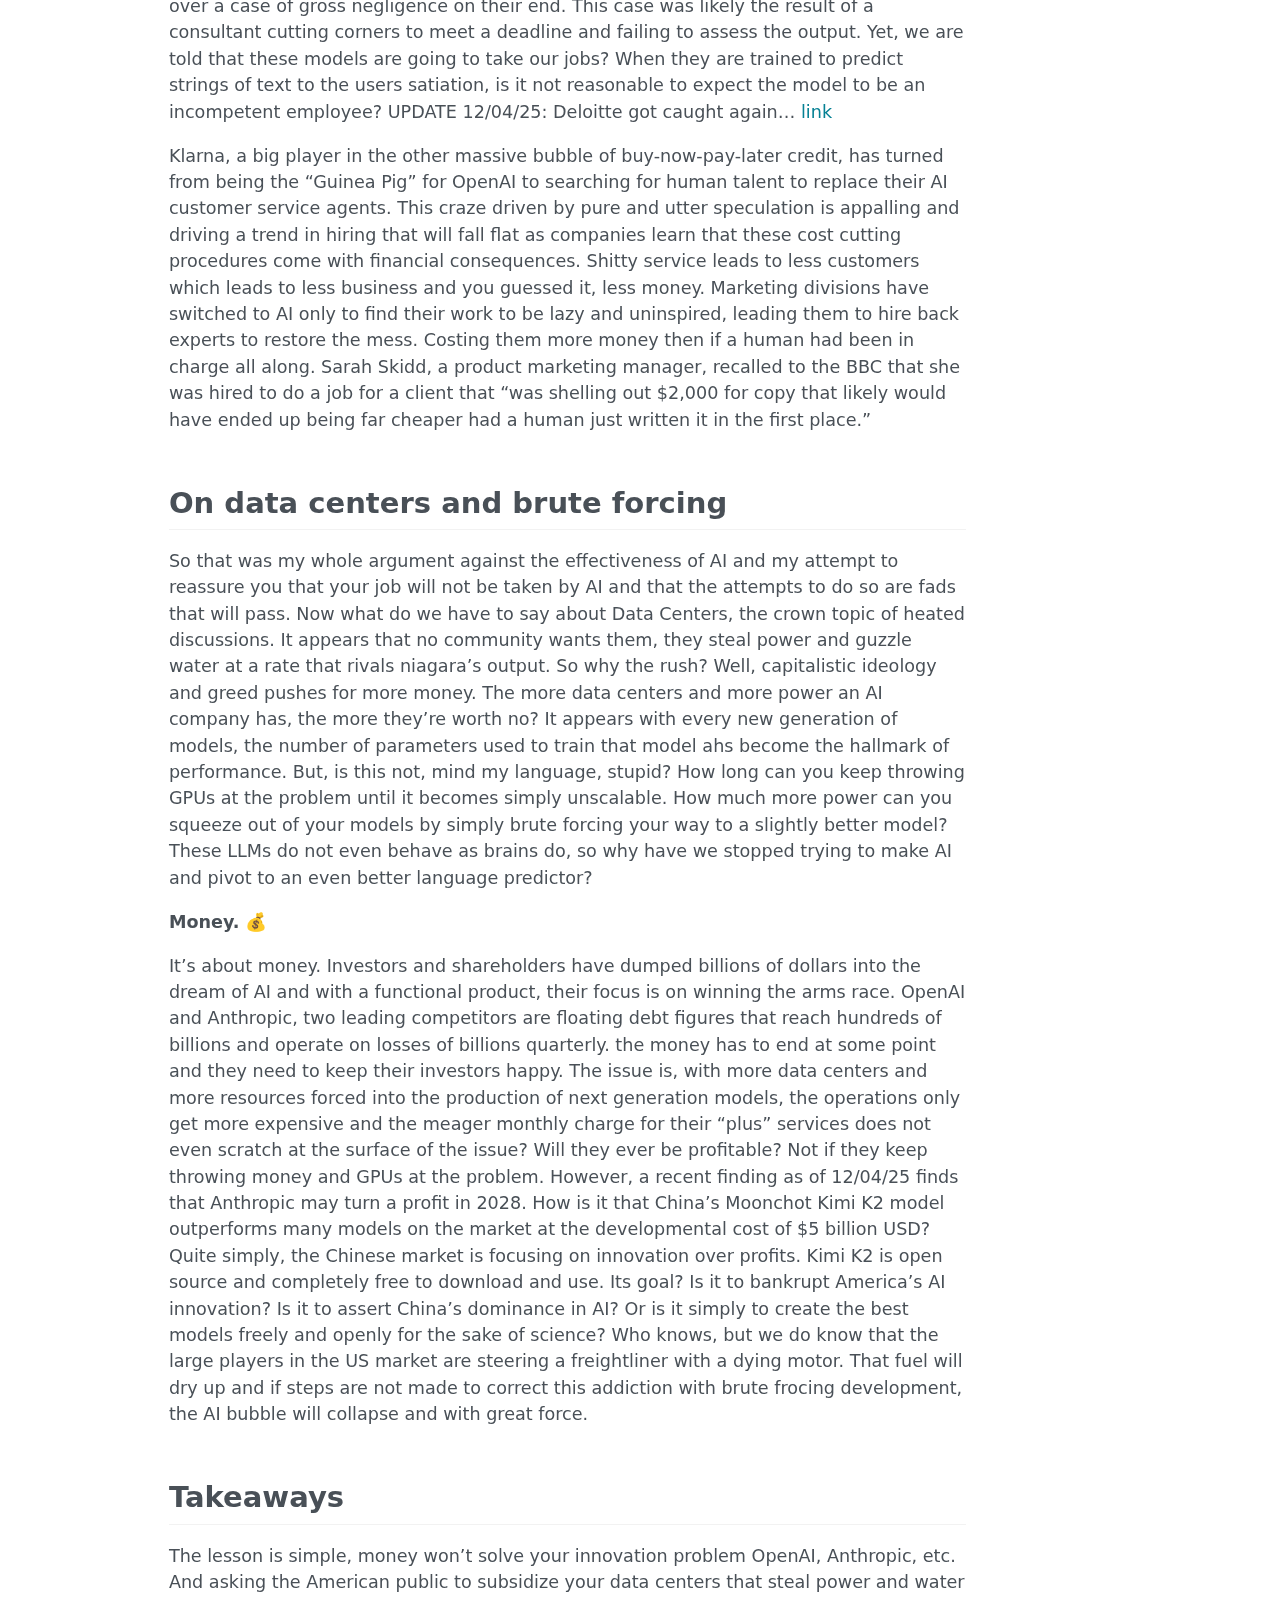
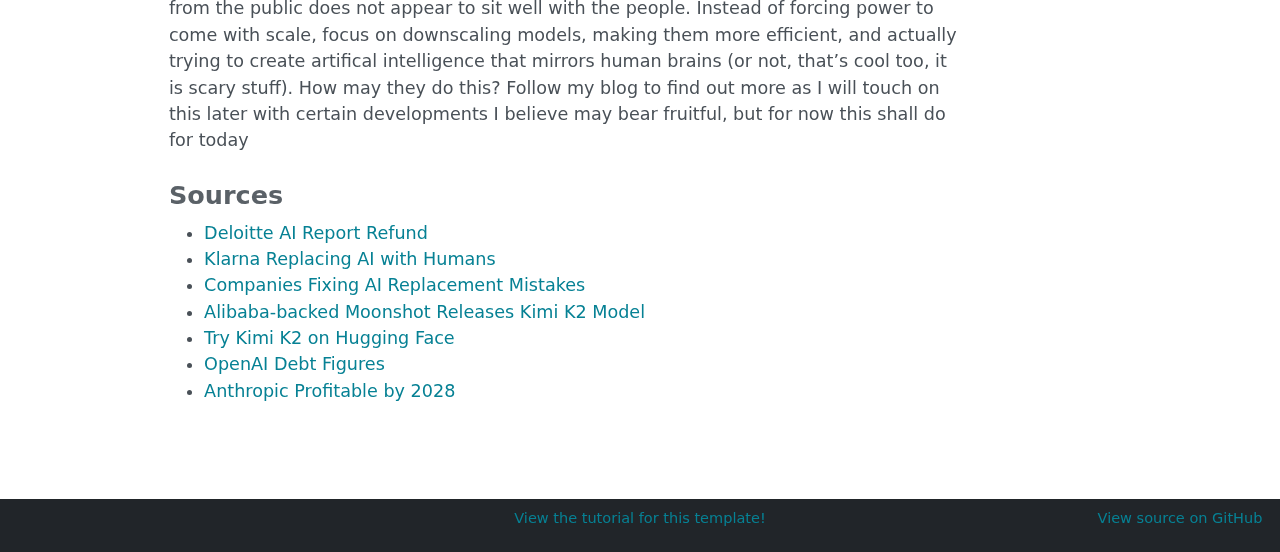
<file: docs/blog/posts/just-one-more-data-center.html>
<!DOCTYPE html>
<html xmlns="http://www.w3.org/1999/xhtml" lang="en" xml:lang="en"><head>

<meta charset="utf-8">
<meta name="generator" content="quarto-1.5.57">

<meta name="viewport" content="width=device-width, initial-scale=1.0, user-scalable=yes">

<meta name="author" content="Alix Morales">
<meta name="dcterms.date" content="2025-10-15">
<meta name="description" content="Is AI development doomed to fail at the hands of convenience?">

<title>Just One More Data Center: AI Companies’ Addiction to Brute Forcing Development</title>
<style>
code{white-space: pre-wrap;}
span.smallcaps{font-variant: small-caps;}
div.columns{display: flex; gap: min(4vw, 1.5em);}
div.column{flex: auto; overflow-x: auto;}
div.hanging-indent{margin-left: 1.5em; text-indent: -1.5em;}
ul.task-list{list-style: none;}
ul.task-list li input[type="checkbox"] {
  width: 0.8em;
  margin: 0 0.8em 0.2em -1em; /* quarto-specific, see https://github.com/quarto-dev/quarto-cli/issues/4556 */ 
  vertical-align: middle;
}
</style>


<script src="../../site_libs/quarto-nav/quarto-nav.js"></script>
<script src="../../site_libs/clipboard/clipboard.min.js"></script>
<script src="../../site_libs/quarto-search/autocomplete.umd.js"></script>
<script src="../../site_libs/quarto-search/fuse.min.js"></script>
<script src="../../site_libs/quarto-search/quarto-search.js"></script>
<meta name="quarto:offset" content="../../">
<link href="../../img/pxArt.png" rel="icon" type="image/png">
<script src="../../site_libs/quarto-html/quarto.js"></script>
<script src="../../site_libs/quarto-html/popper.min.js"></script>
<script src="../../site_libs/quarto-html/tippy.umd.min.js"></script>
<script src="../../site_libs/quarto-html/anchor.min.js"></script>
<link href="../../site_libs/quarto-html/tippy.css" rel="stylesheet">
<link href="../../site_libs/quarto-html/quarto-syntax-highlighting.css" rel="stylesheet" id="quarto-text-highlighting-styles">
<script src="../../site_libs/bootstrap/bootstrap.min.js"></script>
<link href="../../site_libs/bootstrap/bootstrap-icons.css" rel="stylesheet">
<link href="../../site_libs/bootstrap/bootstrap.min.css" rel="stylesheet" id="quarto-bootstrap" data-mode="light">
<script id="quarto-search-options" type="application/json">{
  "location": "navbar",
  "copy-button": false,
  "collapse-after": 3,
  "panel-placement": "end",
  "type": "textbox",
  "limit": 50,
  "keyboard-shortcut": [
    "f",
    "/",
    "s"
  ],
  "language": {
    "search-no-results-text": "No results",
    "search-matching-documents-text": "matching documents",
    "search-copy-link-title": "Copy link to search",
    "search-hide-matches-text": "Hide additional matches",
    "search-more-match-text": "more match in this document",
    "search-more-matches-text": "more matches in this document",
    "search-clear-button-title": "Clear",
    "search-text-placeholder": "",
    "search-detached-cancel-button-title": "Cancel",
    "search-submit-button-title": "Submit",
    "search-label": "Search"
  }
}</script>


</head>

<body class="nav-fixed">

<div id="quarto-search-results"></div>
  <header id="quarto-header" class="headroom fixed-top">
    <nav class="navbar navbar-expand-lg " data-bs-theme="dark">
      <div class="navbar-container container-fluid">
      <div class="navbar-brand-container mx-auto">
    <a href="../../index.html" class="navbar-brand navbar-brand-logo">
    <img src="../../img/name_plate_3.png" alt="" class="navbar-logo">
    </a>
  </div>
            <div id="quarto-search" class="" title="Search"></div>
          <button class="navbar-toggler" type="button" data-bs-toggle="collapse" data-bs-target="#navbarCollapse" aria-controls="navbarCollapse" role="menu" aria-expanded="false" aria-label="Toggle navigation" onclick="if (window.quartoToggleHeadroom) { window.quartoToggleHeadroom(); }">
  <span class="navbar-toggler-icon"></span>
</button>
          <div class="collapse navbar-collapse" id="navbarCollapse">
            <ul class="navbar-nav navbar-nav-scroll me-auto">
  <li class="nav-item">
    <a class="nav-link" href="../../blog/index.html"> 
<span class="menu-text">Blog</span></a>
  </li>  
  <li class="nav-item">
    <a class="nav-link" href="../../resume/index.html"> 
<span class="menu-text">Resume</span></a>
  </li>  
</ul>
            <ul class="navbar-nav navbar-nav-scroll ms-auto">
  <li class="nav-item compact">
    <a class="nav-link" href="https://github.com/AlixMorales"> <i class="bi bi-github" role="img">
</i> 
<span class="menu-text"></span></a>
  </li>  
  <li class="nav-item compact">
    <a class="nav-link" href="https://www.linkedin.com/in/alix-morales-83911324b/"> <i class="bi bi-linkedin" role="img">
</i> 
<span class="menu-text"></span></a>
  </li>  
  <li class="nav-item compact">
    <a class="nav-link" href="mailto:amora38@emory.edu"> <i class="bi bi-envelope" role="img" aria-label="email">
</i> 
<span class="menu-text"></span></a>
  </li>  
</ul>
          </div> <!-- /navcollapse -->
            <div class="quarto-navbar-tools">
</div>
      </div> <!-- /container-fluid -->
    </nav>
</header>
<!-- content -->
<div id="quarto-content" class="quarto-container page-columns page-rows-contents page-layout-article page-navbar">
<!-- sidebar -->
<!-- margin-sidebar -->
    <div id="quarto-margin-sidebar" class="sidebar margin-sidebar zindex-bottom">
    </div>
<!-- main -->
<main class="content page-columns page-full" id="quarto-document-content">

<header id="title-block-header" class="quarto-title-block default">
<div class="quarto-title">
<h1 class="title">Just One More Data Center: AI Companies’ Addiction to Brute Forcing Development</h1>
  <div class="quarto-categories">
    <div class="quarto-category">machine learning</div>
    <div class="quarto-category">Artificial Intelligence</div>
    <div class="quarto-category">Opinion</div>
  </div>
  </div>

<div>
  <div class="description">
    Is AI development doomed to fail at the hands of convenience?
  </div>
</div>


<div class="quarto-title-meta">

    <div>
    <div class="quarto-title-meta-heading">Author</div>
    <div class="quarto-title-meta-contents">
             <p>Alix Morales </p>
          </div>
  </div>
    
    <div>
    <div class="quarto-title-meta-heading">Published</div>
    <div class="quarto-title-meta-contents">
      <p class="date">October 15, 2025</p>
    </div>
  </div>
  
    
  </div>
  


</header>


<div class="quarto-figure quarto-figure-center page-columns page-full">
<figure class="figure page-columns page-full">
<p><img src="../data_center_musk.jpeg" class="img-fluid figure-img" style="width:100.0%" alt="Alternative text for accessibility"></p>
<figcaption class="margin-caption">Featured Image: James Duncan Davidson</figcaption>
</figure>
</div>
<section id="what-even-is-ai" class="level2">
<h2 class="anchored" data-anchor-id="what-even-is-ai">What even is AI?</h2>
<p>As more Large Language Models get squeezed out from the babymaking factory that is the world of AI, we must wonder what the hell even is AI? Is there actually such a thing as artificial intelligence? Quite frankly, AI as we know it is not AI. These large language models are simply that, large language models with massive amounts of data that make it particularly adept at predicting sequences of words. There is no intelligence to it. I was speaking to a friend the other day about AI being the biggest fraud of the decade (perhaps too harshly) and he put it quite well when he said that these AI models are fantastic linguistic achievements but that is exactly what they are. These models are not to be taken as anything else, they are remarkable innovations in the world of linguistic understanding, but intelligence they are not.</p>
</section>
<section id="so-it-isnt-actually-ai-as-we-believed-who-cares" class="level2">
<h2 class="anchored" data-anchor-id="so-it-isnt-actually-ai-as-we-believed-who-cares">So it isn’t actually AI as we believed, who cares?</h2>
<p>Well these models have certainly proved useful in various applications but their capabilities are highly limited. For starters, the fears of AI leaving us jobless are exagerrated to say the least. AI tools at this stage are simply tools and not capable of replacing human work (yet). Take Deloitte’s costly mistake of using AI in their report to the Australian government as ana example. The consulting giant handed over a report with data that the AI hallucinated (made up) and had to cough up the $290k USD loss over a case of gross negligence on their end. This case was likely the result of a consultant cutting corners to meet a deadline and failing to assess the output. Yet, we are told that these models are going to take our jobs? When they are trained to predict strings of text to the users satiation, is it not reasonable to expect the model to be an incompetent employee? UPDATE 12/04/25: Deloitte got caught again… <a href="https://fortune.com/2025/11/25/deloitte-caught-fabricated-ai-generated-research-million-dollar-report-canada-government/">link</a></p>
<p>Klarna, a big player in the other massive bubble of buy-now-pay-later credit, has turned from being the “Guinea Pig” for OpenAI to searching for human talent to replace their AI customer service agents. This craze driven by pure and utter speculation is appalling and driving a trend in hiring that will fall flat as companies learn that these cost cutting procedures come with financial consequences. Shitty service leads to less customers which leads to less business and you guessed it, less money. Marketing divisions have switched to AI only to find their work to be lazy and uninspired, leading them to hire back experts to restore the mess. Costing them more money then if a human had been in charge all along. Sarah Skidd, a product marketing manager, recalled to the BBC that she was hired to do a job for a client that “was shelling out $2,000 for copy that likely would have ended up being far cheaper had a human just written it in the first place.”</p>
</section>
<section id="on-data-centers-and-brute-forcing" class="level2">
<h2 class="anchored" data-anchor-id="on-data-centers-and-brute-forcing">On data centers and brute forcing</h2>
<p>So that was my whole argument against the effectiveness of AI and my attempt to reassure you that your job will not be taken by AI and that the attempts to do so are fads that will pass. Now what do we have to say about Data Centers, the crown topic of heated discussions. It appears that no community wants them, they steal power and guzzle water at a rate that rivals niagara’s output. So why the rush? Well, capitalistic ideology and greed pushes for more money. The more data centers and more power an AI company has, the more they’re worth no? It appears with every new generation of models, the number of parameters used to train that model ahs become the hallmark of performance. But, is this not, mind my language, stupid? How long can you keep throwing GPUs at the problem until it becomes simply unscalable. How much more power can you squeeze out of your models by simply brute forcing your way to a slightly better model? These LLMs do not even behave as brains do, so why have we stopped trying to make AI and pivot to an even better language predictor?</p>
<p><strong>Money.</strong> 💰</p>
<p>It’s about money. Investors and shareholders have dumped billions of dollars into the dream of AI and with a functional product, their focus is on winning the arms race. OpenAI and Anthropic, two leading competitors are floating debt figures that reach hundreds of billions and operate on losses of billions quarterly. the money has to end at some point and they need to keep their investors happy. The issue is, with more data centers and more resources forced into the production of next generation models, the operations only get more expensive and the meager monthly charge for their “plus” services does not even scratch at the surface of the issue? Will they ever be profitable? Not if they keep throwing money and GPUs at the problem. However, a recent finding as of 12/04/25 finds that Anthropic may turn a profit in 2028. How is it that China’s Moonchot Kimi K2 model outperforms many models on the market at the developmental cost of $5 billion USD? Quite simply, the Chinese market is focusing on innovation over profits. Kimi K2 is open source and completely free to download and use. Its goal? Is it to bankrupt America’s AI innovation? Is it to assert China’s dominance in AI? Or is it simply to create the best models freely and openly for the sake of science? Who knows, but we do know that the large players in the US market are steering a freightliner with a dying motor. That fuel will dry up and if steps are not made to correct this addiction with brute frocing development, the AI bubble will collapse and with great force.</p>
</section>
<section id="takeaways" class="level2">
<h2 class="anchored" data-anchor-id="takeaways">Takeaways</h2>
<p>The lesson is simple, money won’t solve your innovation problem OpenAI, Anthropic, etc. And asking the American public to subsidize your data centers that steal power and water from the public does not appear to sit well with the people. Instead of forcing power to come with scale, focus on downscaling models, making them more efficient, and actually trying to create artifical intelligence that mirrors human brains (or not, that’s cool too, it is scary stuff). How may they do this? Follow my blog to find out more as I will touch on this later with certain developments I believe may bear fruitful, but for now this shall do for today</p>
<section id="sources" class="level3">
<h3 class="anchored" data-anchor-id="sources">Sources</h3>
<ul>
<li><a href="https://fortune.com/2025/10/07/deloitte-ai-australia-government-report-hallucinations-technology-290000-refund/">Deloitte AI Report Refund</a></li>
<li><a href="https://futurism.com/klarna-openai-humans-ai-back">Klarna Replacing AI with Humans</a></li>
<li><a href="https://futurism.com/companies-fixing-ai-replacement-mistakes?utm_term=Futurism%20//%2007.07.25&amp;utm_campaign=Futurism_Actives_Newsletter&amp;utm_source=Sailthru&amp;utm_medium=email">Companies Fixing AI Replacement Mistakes</a></li>
<li><a href="https://www.cnbc.com/2025/11/06/alibaba-backed-moonshot-releases-new-ai-model-kimi-k2-thinking.html">Alibaba-backed Moonshot Releases Kimi K2 Model</a></li>
<li><a href="https://huggingface.co/moonshotai/Kimi-K2-Instruct-0905">Try Kimi K2 on Hugging Face</a></li>
<li><a href="https://www.ft.com/content/5605d086-289e-4b5f-803b-4c13666976a5">OpenAI Debt Figures</a></li>
<li><a href="https://finance.yahoo.com/news/anthropic-poised-beat-openai-profitability-111419930.html">Anthropic Profitable by 2028</a></li>
</ul>


</section>
</section>

</main> <!-- /main -->
<script id="quarto-html-after-body" type="application/javascript">
window.document.addEventListener("DOMContentLoaded", function (event) {
  const toggleBodyColorMode = (bsSheetEl) => {
    const mode = bsSheetEl.getAttribute("data-mode");
    const bodyEl = window.document.querySelector("body");
    if (mode === "dark") {
      bodyEl.classList.add("quarto-dark");
      bodyEl.classList.remove("quarto-light");
    } else {
      bodyEl.classList.add("quarto-light");
      bodyEl.classList.remove("quarto-dark");
    }
  }
  const toggleBodyColorPrimary = () => {
    const bsSheetEl = window.document.querySelector("link#quarto-bootstrap");
    if (bsSheetEl) {
      toggleBodyColorMode(bsSheetEl);
    }
  }
  toggleBodyColorPrimary();  
  const icon = "";
  const anchorJS = new window.AnchorJS();
  anchorJS.options = {
    placement: 'right',
    icon: icon
  };
  anchorJS.add('.anchored');
  const isCodeAnnotation = (el) => {
    for (const clz of el.classList) {
      if (clz.startsWith('code-annotation-')) {                     
        return true;
      }
    }
    return false;
  }
  const onCopySuccess = function(e) {
    // button target
    const button = e.trigger;
    // don't keep focus
    button.blur();
    // flash "checked"
    button.classList.add('code-copy-button-checked');
    var currentTitle = button.getAttribute("title");
    button.setAttribute("title", "Copied!");
    let tooltip;
    if (window.bootstrap) {
      button.setAttribute("data-bs-toggle", "tooltip");
      button.setAttribute("data-bs-placement", "left");
      button.setAttribute("data-bs-title", "Copied!");
      tooltip = new bootstrap.Tooltip(button, 
        { trigger: "manual", 
          customClass: "code-copy-button-tooltip",
          offset: [0, -8]});
      tooltip.show();    
    }
    setTimeout(function() {
      if (tooltip) {
        tooltip.hide();
        button.removeAttribute("data-bs-title");
        button.removeAttribute("data-bs-toggle");
        button.removeAttribute("data-bs-placement");
      }
      button.setAttribute("title", currentTitle);
      button.classList.remove('code-copy-button-checked');
    }, 1000);
    // clear code selection
    e.clearSelection();
  }
  const getTextToCopy = function(trigger) {
      const codeEl = trigger.previousElementSibling.cloneNode(true);
      for (const childEl of codeEl.children) {
        if (isCodeAnnotation(childEl)) {
          childEl.remove();
        }
      }
      return codeEl.innerText;
  }
  const clipboard = new window.ClipboardJS('.code-copy-button:not([data-in-quarto-modal])', {
    text: getTextToCopy
  });
  clipboard.on('success', onCopySuccess);
  if (window.document.getElementById('quarto-embedded-source-code-modal')) {
    // For code content inside modals, clipBoardJS needs to be initialized with a container option
    // TODO: Check when it could be a function (https://github.com/zenorocha/clipboard.js/issues/860)
    const clipboardModal = new window.ClipboardJS('.code-copy-button[data-in-quarto-modal]', {
      text: getTextToCopy,
      container: window.document.getElementById('quarto-embedded-source-code-modal')
    });
    clipboardModal.on('success', onCopySuccess);
  }
    var localhostRegex = new RegExp(/^(?:http|https):\/\/localhost\:?[0-9]*\//);
    var mailtoRegex = new RegExp(/^mailto:/);
      var filterRegex = new RegExp('/' + window.location.host + '/');
    var isInternal = (href) => {
        return filterRegex.test(href) || localhostRegex.test(href) || mailtoRegex.test(href);
    }
    // Inspect non-navigation links and adorn them if external
 	var links = window.document.querySelectorAll('a[href]:not(.nav-link):not(.navbar-brand):not(.toc-action):not(.sidebar-link):not(.sidebar-item-toggle):not(.pagination-link):not(.no-external):not([aria-hidden]):not(.dropdown-item):not(.quarto-navigation-tool):not(.about-link)');
    for (var i=0; i<links.length; i++) {
      const link = links[i];
      if (!isInternal(link.href)) {
        // undo the damage that might have been done by quarto-nav.js in the case of
        // links that we want to consider external
        if (link.dataset.originalHref !== undefined) {
          link.href = link.dataset.originalHref;
        }
      }
    }
  function tippyHover(el, contentFn, onTriggerFn, onUntriggerFn) {
    const config = {
      allowHTML: true,
      maxWidth: 500,
      delay: 100,
      arrow: false,
      appendTo: function(el) {
          return el.parentElement;
      },
      interactive: true,
      interactiveBorder: 10,
      theme: 'quarto',
      placement: 'bottom-start',
    };
    if (contentFn) {
      config.content = contentFn;
    }
    if (onTriggerFn) {
      config.onTrigger = onTriggerFn;
    }
    if (onUntriggerFn) {
      config.onUntrigger = onUntriggerFn;
    }
    window.tippy(el, config); 
  }
  const noterefs = window.document.querySelectorAll('a[role="doc-noteref"]');
  for (var i=0; i<noterefs.length; i++) {
    const ref = noterefs[i];
    tippyHover(ref, function() {
      // use id or data attribute instead here
      let href = ref.getAttribute('data-footnote-href') || ref.getAttribute('href');
      try { href = new URL(href).hash; } catch {}
      const id = href.replace(/^#\/?/, "");
      const note = window.document.getElementById(id);
      if (note) {
        return note.innerHTML;
      } else {
        return "";
      }
    });
  }
  const xrefs = window.document.querySelectorAll('a.quarto-xref');
  const processXRef = (id, note) => {
    // Strip column container classes
    const stripColumnClz = (el) => {
      el.classList.remove("page-full", "page-columns");
      if (el.children) {
        for (const child of el.children) {
          stripColumnClz(child);
        }
      }
    }
    stripColumnClz(note)
    if (id === null || id.startsWith('sec-')) {
      // Special case sections, only their first couple elements
      const container = document.createElement("div");
      if (note.children && note.children.length > 2) {
        container.appendChild(note.children[0].cloneNode(true));
        for (let i = 1; i < note.children.length; i++) {
          const child = note.children[i];
          if (child.tagName === "P" && child.innerText === "") {
            continue;
          } else {
            container.appendChild(child.cloneNode(true));
            break;
          }
        }
        if (window.Quarto?.typesetMath) {
          window.Quarto.typesetMath(container);
        }
        return container.innerHTML
      } else {
        if (window.Quarto?.typesetMath) {
          window.Quarto.typesetMath(note);
        }
        return note.innerHTML;
      }
    } else {
      // Remove any anchor links if they are present
      const anchorLink = note.querySelector('a.anchorjs-link');
      if (anchorLink) {
        anchorLink.remove();
      }
      if (window.Quarto?.typesetMath) {
        window.Quarto.typesetMath(note);
      }
      // TODO in 1.5, we should make sure this works without a callout special case
      if (note.classList.contains("callout")) {
        return note.outerHTML;
      } else {
        return note.innerHTML;
      }
    }
  }
  for (var i=0; i<xrefs.length; i++) {
    const xref = xrefs[i];
    tippyHover(xref, undefined, function(instance) {
      instance.disable();
      let url = xref.getAttribute('href');
      let hash = undefined; 
      if (url.startsWith('#')) {
        hash = url;
      } else {
        try { hash = new URL(url).hash; } catch {}
      }
      if (hash) {
        const id = hash.replace(/^#\/?/, "");
        const note = window.document.getElementById(id);
        if (note !== null) {
          try {
            const html = processXRef(id, note.cloneNode(true));
            instance.setContent(html);
          } finally {
            instance.enable();
            instance.show();
          }
        } else {
          // See if we can fetch this
          fetch(url.split('#')[0])
          .then(res => res.text())
          .then(html => {
            const parser = new DOMParser();
            const htmlDoc = parser.parseFromString(html, "text/html");
            const note = htmlDoc.getElementById(id);
            if (note !== null) {
              const html = processXRef(id, note);
              instance.setContent(html);
            } 
          }).finally(() => {
            instance.enable();
            instance.show();
          });
        }
      } else {
        // See if we can fetch a full url (with no hash to target)
        // This is a special case and we should probably do some content thinning / targeting
        fetch(url)
        .then(res => res.text())
        .then(html => {
          const parser = new DOMParser();
          const htmlDoc = parser.parseFromString(html, "text/html");
          const note = htmlDoc.querySelector('main.content');
          if (note !== null) {
            // This should only happen for chapter cross references
            // (since there is no id in the URL)
            // remove the first header
            if (note.children.length > 0 && note.children[0].tagName === "HEADER") {
              note.children[0].remove();
            }
            const html = processXRef(null, note);
            instance.setContent(html);
          } 
        }).finally(() => {
          instance.enable();
          instance.show();
        });
      }
    }, function(instance) {
    });
  }
      let selectedAnnoteEl;
      const selectorForAnnotation = ( cell, annotation) => {
        let cellAttr = 'data-code-cell="' + cell + '"';
        let lineAttr = 'data-code-annotation="' +  annotation + '"';
        const selector = 'span[' + cellAttr + '][' + lineAttr + ']';
        return selector;
      }
      const selectCodeLines = (annoteEl) => {
        const doc = window.document;
        const targetCell = annoteEl.getAttribute("data-target-cell");
        const targetAnnotation = annoteEl.getAttribute("data-target-annotation");
        const annoteSpan = window.document.querySelector(selectorForAnnotation(targetCell, targetAnnotation));
        const lines = annoteSpan.getAttribute("data-code-lines").split(",");
        const lineIds = lines.map((line) => {
          return targetCell + "-" + line;
        })
        let top = null;
        let height = null;
        let parent = null;
        if (lineIds.length > 0) {
            //compute the position of the single el (top and bottom and make a div)
            const el = window.document.getElementById(lineIds[0]);
            top = el.offsetTop;
            height = el.offsetHeight;
            parent = el.parentElement.parentElement;
          if (lineIds.length > 1) {
            const lastEl = window.document.getElementById(lineIds[lineIds.length - 1]);
            const bottom = lastEl.offsetTop + lastEl.offsetHeight;
            height = bottom - top;
          }
          if (top !== null && height !== null && parent !== null) {
            // cook up a div (if necessary) and position it 
            let div = window.document.getElementById("code-annotation-line-highlight");
            if (div === null) {
              div = window.document.createElement("div");
              div.setAttribute("id", "code-annotation-line-highlight");
              div.style.position = 'absolute';
              parent.appendChild(div);
            }
            div.style.top = top - 2 + "px";
            div.style.height = height + 4 + "px";
            div.style.left = 0;
            let gutterDiv = window.document.getElementById("code-annotation-line-highlight-gutter");
            if (gutterDiv === null) {
              gutterDiv = window.document.createElement("div");
              gutterDiv.setAttribute("id", "code-annotation-line-highlight-gutter");
              gutterDiv.style.position = 'absolute';
              const codeCell = window.document.getElementById(targetCell);
              const gutter = codeCell.querySelector('.code-annotation-gutter');
              gutter.appendChild(gutterDiv);
            }
            gutterDiv.style.top = top - 2 + "px";
            gutterDiv.style.height = height + 4 + "px";
          }
          selectedAnnoteEl = annoteEl;
        }
      };
      const unselectCodeLines = () => {
        const elementsIds = ["code-annotation-line-highlight", "code-annotation-line-highlight-gutter"];
        elementsIds.forEach((elId) => {
          const div = window.document.getElementById(elId);
          if (div) {
            div.remove();
          }
        });
        selectedAnnoteEl = undefined;
      };
        // Handle positioning of the toggle
    window.addEventListener(
      "resize",
      throttle(() => {
        elRect = undefined;
        if (selectedAnnoteEl) {
          selectCodeLines(selectedAnnoteEl);
        }
      }, 10)
    );
    function throttle(fn, ms) {
    let throttle = false;
    let timer;
      return (...args) => {
        if(!throttle) { // first call gets through
            fn.apply(this, args);
            throttle = true;
        } else { // all the others get throttled
            if(timer) clearTimeout(timer); // cancel #2
            timer = setTimeout(() => {
              fn.apply(this, args);
              timer = throttle = false;
            }, ms);
        }
      };
    }
      // Attach click handler to the DT
      const annoteDls = window.document.querySelectorAll('dt[data-target-cell]');
      for (const annoteDlNode of annoteDls) {
        annoteDlNode.addEventListener('click', (event) => {
          const clickedEl = event.target;
          if (clickedEl !== selectedAnnoteEl) {
            unselectCodeLines();
            const activeEl = window.document.querySelector('dt[data-target-cell].code-annotation-active');
            if (activeEl) {
              activeEl.classList.remove('code-annotation-active');
            }
            selectCodeLines(clickedEl);
            clickedEl.classList.add('code-annotation-active');
          } else {
            // Unselect the line
            unselectCodeLines();
            clickedEl.classList.remove('code-annotation-active');
          }
        });
      }
  const findCites = (el) => {
    const parentEl = el.parentElement;
    if (parentEl) {
      const cites = parentEl.dataset.cites;
      if (cites) {
        return {
          el,
          cites: cites.split(' ')
        };
      } else {
        return findCites(el.parentElement)
      }
    } else {
      return undefined;
    }
  };
  var bibliorefs = window.document.querySelectorAll('a[role="doc-biblioref"]');
  for (var i=0; i<bibliorefs.length; i++) {
    const ref = bibliorefs[i];
    const citeInfo = findCites(ref);
    if (citeInfo) {
      tippyHover(citeInfo.el, function() {
        var popup = window.document.createElement('div');
        citeInfo.cites.forEach(function(cite) {
          var citeDiv = window.document.createElement('div');
          citeDiv.classList.add('hanging-indent');
          citeDiv.classList.add('csl-entry');
          var biblioDiv = window.document.getElementById('ref-' + cite);
          if (biblioDiv) {
            citeDiv.innerHTML = biblioDiv.innerHTML;
          }
          popup.appendChild(citeDiv);
        });
        return popup.innerHTML;
      });
    }
  }
});
</script>
</div> <!-- /content -->
<footer class="footer">
  <div class="nav-footer">
    <div class="nav-footer-left">
      &nbsp;
    </div>   
    <div class="nav-footer-center">
<p><span class="faux-block"><a href="https://www.marvinschmitt.com/blog/website-tutorial-quarto/">View the tutorial for this template!</a></span></p>
</div>
    <div class="nav-footer-right">
<p><span class="faux-block"><a href="https://github.com/marvinschmitt/quarto-website-template/">View source on GitHub</a></span></p>
</div>
  </div>
</footer>




</body></html>
</file>
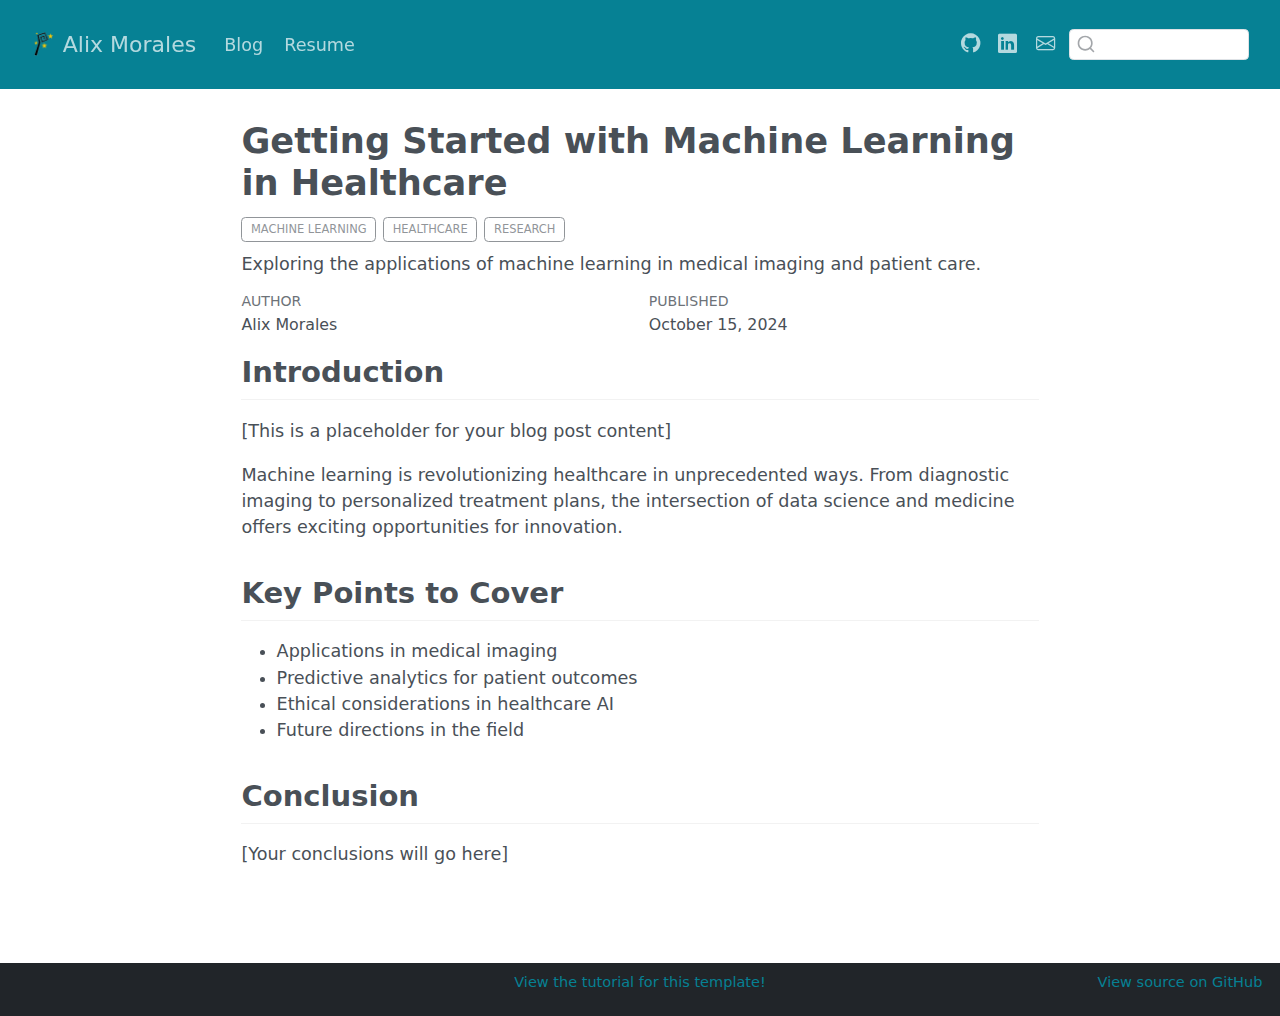
<file: docs/blog/posts/ml-healthcare.html>
<!DOCTYPE html>
<html xmlns="http://www.w3.org/1999/xhtml" lang="en" xml:lang="en"><head>

<meta charset="utf-8">
<meta name="generator" content="quarto-1.5.57">

<meta name="viewport" content="width=device-width, initial-scale=1.0, user-scalable=yes">

<meta name="author" content="Alix Morales">
<meta name="dcterms.date" content="2024-10-15">
<meta name="description" content="Exploring the applications of machine learning in medical imaging and patient care.">

<title>Getting Started with Machine Learning in Healthcare – Alix Morales</title>
<style>
code{white-space: pre-wrap;}
span.smallcaps{font-variant: small-caps;}
div.columns{display: flex; gap: min(4vw, 1.5em);}
div.column{flex: auto; overflow-x: auto;}
div.hanging-indent{margin-left: 1.5em; text-indent: -1.5em;}
ul.task-list{list-style: none;}
ul.task-list li input[type="checkbox"] {
  width: 0.8em;
  margin: 0 0.8em 0.2em -1em; /* quarto-specific, see https://github.com/quarto-dev/quarto-cli/issues/4556 */ 
  vertical-align: middle;
}
</style>


<script src="../../site_libs/quarto-nav/quarto-nav.js"></script>
<script src="../../site_libs/clipboard/clipboard.min.js"></script>
<script src="../../site_libs/quarto-search/autocomplete.umd.js"></script>
<script src="../../site_libs/quarto-search/fuse.min.js"></script>
<script src="../../site_libs/quarto-search/quarto-search.js"></script>
<meta name="quarto:offset" content="../../">
<link href="../../img/favicon.png" rel="icon" type="image/png">
<script src="../../site_libs/quarto-html/quarto.js"></script>
<script src="../../site_libs/quarto-html/popper.min.js"></script>
<script src="../../site_libs/quarto-html/tippy.umd.min.js"></script>
<script src="../../site_libs/quarto-html/anchor.min.js"></script>
<link href="../../site_libs/quarto-html/tippy.css" rel="stylesheet">
<link href="../../site_libs/quarto-html/quarto-syntax-highlighting.css" rel="stylesheet" id="quarto-text-highlighting-styles">
<script src="../../site_libs/bootstrap/bootstrap.min.js"></script>
<link href="../../site_libs/bootstrap/bootstrap-icons.css" rel="stylesheet">
<link href="../../site_libs/bootstrap/bootstrap.min.css" rel="stylesheet" id="quarto-bootstrap" data-mode="light">
<script id="quarto-search-options" type="application/json">{
  "location": "navbar",
  "copy-button": false,
  "collapse-after": 3,
  "panel-placement": "end",
  "type": "textbox",
  "limit": 50,
  "keyboard-shortcut": [
    "f",
    "/",
    "s"
  ],
  "language": {
    "search-no-results-text": "No results",
    "search-matching-documents-text": "matching documents",
    "search-copy-link-title": "Copy link to search",
    "search-hide-matches-text": "Hide additional matches",
    "search-more-match-text": "more match in this document",
    "search-more-matches-text": "more matches in this document",
    "search-clear-button-title": "Clear",
    "search-text-placeholder": "",
    "search-detached-cancel-button-title": "Cancel",
    "search-submit-button-title": "Submit",
    "search-label": "Search"
  }
}</script>


</head>

<body class="nav-fixed fullcontent">

<div id="quarto-search-results"></div>
  <header id="quarto-header" class="headroom fixed-top">
    <nav class="navbar navbar-expand-lg " data-bs-theme="dark">
      <div class="navbar-container container-fluid">
      <div class="navbar-brand-container mx-auto">
    <a href="../../index.html" class="navbar-brand navbar-brand-logo">
    <img src="../../img/logo.png" alt="" class="navbar-logo">
    </a>
    <a class="navbar-brand" href="../../index.html">
    <span class="navbar-title">Alix Morales</span>
    </a>
  </div>
            <div id="quarto-search" class="" title="Search"></div>
          <button class="navbar-toggler" type="button" data-bs-toggle="collapse" data-bs-target="#navbarCollapse" aria-controls="navbarCollapse" role="menu" aria-expanded="false" aria-label="Toggle navigation" onclick="if (window.quartoToggleHeadroom) { window.quartoToggleHeadroom(); }">
  <span class="navbar-toggler-icon"></span>
</button>
          <div class="collapse navbar-collapse" id="navbarCollapse">
            <ul class="navbar-nav navbar-nav-scroll me-auto">
  <li class="nav-item">
    <a class="nav-link" href="../../blog/index.html"> 
<span class="menu-text">Blog</span></a>
  </li>  
  <li class="nav-item">
    <a class="nav-link" href="../../resume/index.html"> 
<span class="menu-text">Resume</span></a>
  </li>  
</ul>
            <ul class="navbar-nav navbar-nav-scroll ms-auto">
  <li class="nav-item compact">
    <a class="nav-link" href="https://github.com/AlixMorales"> <i class="bi bi-github" role="img">
</i> 
<span class="menu-text"></span></a>
  </li>  
  <li class="nav-item compact">
    <a class="nav-link" href="https://www.linkedin.com/in/alix-morales-83911324b/"> <i class="bi bi-linkedin" role="img">
</i> 
<span class="menu-text"></span></a>
  </li>  
  <li class="nav-item compact">
    <a class="nav-link" href="mailto:amora38@emory.edu"> <i class="bi bi-envelope" role="img" aria-label="email">
</i> 
<span class="menu-text"></span></a>
  </li>  
</ul>
          </div> <!-- /navcollapse -->
            <div class="quarto-navbar-tools">
</div>
      </div> <!-- /container-fluid -->
    </nav>
</header>
<!-- content -->
<div id="quarto-content" class="quarto-container page-columns page-rows-contents page-layout-article page-navbar">
<!-- sidebar -->
<!-- margin-sidebar -->
    
<!-- main -->
<main class="content" id="quarto-document-content">

<header id="title-block-header" class="quarto-title-block default">
<div class="quarto-title">
<h1 class="title">Getting Started with Machine Learning in Healthcare</h1>
  <div class="quarto-categories">
    <div class="quarto-category">machine learning</div>
    <div class="quarto-category">healthcare</div>
    <div class="quarto-category">research</div>
  </div>
  </div>

<div>
  <div class="description">
    Exploring the applications of machine learning in medical imaging and patient care.
  </div>
</div>


<div class="quarto-title-meta">

    <div>
    <div class="quarto-title-meta-heading">Author</div>
    <div class="quarto-title-meta-contents">
             <p>Alix Morales </p>
          </div>
  </div>
    
    <div>
    <div class="quarto-title-meta-heading">Published</div>
    <div class="quarto-title-meta-contents">
      <p class="date">October 15, 2024</p>
    </div>
  </div>
  
    
  </div>
  


</header>


<section id="introduction" class="level2">
<h2 class="anchored" data-anchor-id="introduction">Introduction</h2>
<p>[This is a placeholder for your blog post content]</p>
<p>Machine learning is revolutionizing healthcare in unprecedented ways. From diagnostic imaging to personalized treatment plans, the intersection of data science and medicine offers exciting opportunities for innovation.</p>
</section>
<section id="key-points-to-cover" class="level2">
<h2 class="anchored" data-anchor-id="key-points-to-cover">Key Points to Cover</h2>
<ul>
<li>Applications in medical imaging</li>
<li>Predictive analytics for patient outcomes</li>
<li>Ethical considerations in healthcare AI</li>
<li>Future directions in the field</li>
</ul>
</section>
<section id="conclusion" class="level2">
<h2 class="anchored" data-anchor-id="conclusion">Conclusion</h2>
<p>[Your conclusions will go here]</p>


</section>

</main> <!-- /main -->
<script id="quarto-html-after-body" type="application/javascript">
window.document.addEventListener("DOMContentLoaded", function (event) {
  const toggleBodyColorMode = (bsSheetEl) => {
    const mode = bsSheetEl.getAttribute("data-mode");
    const bodyEl = window.document.querySelector("body");
    if (mode === "dark") {
      bodyEl.classList.add("quarto-dark");
      bodyEl.classList.remove("quarto-light");
    } else {
      bodyEl.classList.add("quarto-light");
      bodyEl.classList.remove("quarto-dark");
    }
  }
  const toggleBodyColorPrimary = () => {
    const bsSheetEl = window.document.querySelector("link#quarto-bootstrap");
    if (bsSheetEl) {
      toggleBodyColorMode(bsSheetEl);
    }
  }
  toggleBodyColorPrimary();  
  const icon = "";
  const anchorJS = new window.AnchorJS();
  anchorJS.options = {
    placement: 'right',
    icon: icon
  };
  anchorJS.add('.anchored');
  const isCodeAnnotation = (el) => {
    for (const clz of el.classList) {
      if (clz.startsWith('code-annotation-')) {                     
        return true;
      }
    }
    return false;
  }
  const onCopySuccess = function(e) {
    // button target
    const button = e.trigger;
    // don't keep focus
    button.blur();
    // flash "checked"
    button.classList.add('code-copy-button-checked');
    var currentTitle = button.getAttribute("title");
    button.setAttribute("title", "Copied!");
    let tooltip;
    if (window.bootstrap) {
      button.setAttribute("data-bs-toggle", "tooltip");
      button.setAttribute("data-bs-placement", "left");
      button.setAttribute("data-bs-title", "Copied!");
      tooltip = new bootstrap.Tooltip(button, 
        { trigger: "manual", 
          customClass: "code-copy-button-tooltip",
          offset: [0, -8]});
      tooltip.show();    
    }
    setTimeout(function() {
      if (tooltip) {
        tooltip.hide();
        button.removeAttribute("data-bs-title");
        button.removeAttribute("data-bs-toggle");
        button.removeAttribute("data-bs-placement");
      }
      button.setAttribute("title", currentTitle);
      button.classList.remove('code-copy-button-checked');
    }, 1000);
    // clear code selection
    e.clearSelection();
  }
  const getTextToCopy = function(trigger) {
      const codeEl = trigger.previousElementSibling.cloneNode(true);
      for (const childEl of codeEl.children) {
        if (isCodeAnnotation(childEl)) {
          childEl.remove();
        }
      }
      return codeEl.innerText;
  }
  const clipboard = new window.ClipboardJS('.code-copy-button:not([data-in-quarto-modal])', {
    text: getTextToCopy
  });
  clipboard.on('success', onCopySuccess);
  if (window.document.getElementById('quarto-embedded-source-code-modal')) {
    // For code content inside modals, clipBoardJS needs to be initialized with a container option
    // TODO: Check when it could be a function (https://github.com/zenorocha/clipboard.js/issues/860)
    const clipboardModal = new window.ClipboardJS('.code-copy-button[data-in-quarto-modal]', {
      text: getTextToCopy,
      container: window.document.getElementById('quarto-embedded-source-code-modal')
    });
    clipboardModal.on('success', onCopySuccess);
  }
    var localhostRegex = new RegExp(/^(?:http|https):\/\/localhost\:?[0-9]*\//);
    var mailtoRegex = new RegExp(/^mailto:/);
      var filterRegex = new RegExp('/' + window.location.host + '/');
    var isInternal = (href) => {
        return filterRegex.test(href) || localhostRegex.test(href) || mailtoRegex.test(href);
    }
    // Inspect non-navigation links and adorn them if external
 	var links = window.document.querySelectorAll('a[href]:not(.nav-link):not(.navbar-brand):not(.toc-action):not(.sidebar-link):not(.sidebar-item-toggle):not(.pagination-link):not(.no-external):not([aria-hidden]):not(.dropdown-item):not(.quarto-navigation-tool):not(.about-link)');
    for (var i=0; i<links.length; i++) {
      const link = links[i];
      if (!isInternal(link.href)) {
        // undo the damage that might have been done by quarto-nav.js in the case of
        // links that we want to consider external
        if (link.dataset.originalHref !== undefined) {
          link.href = link.dataset.originalHref;
        }
      }
    }
  function tippyHover(el, contentFn, onTriggerFn, onUntriggerFn) {
    const config = {
      allowHTML: true,
      maxWidth: 500,
      delay: 100,
      arrow: false,
      appendTo: function(el) {
          return el.parentElement;
      },
      interactive: true,
      interactiveBorder: 10,
      theme: 'quarto',
      placement: 'bottom-start',
    };
    if (contentFn) {
      config.content = contentFn;
    }
    if (onTriggerFn) {
      config.onTrigger = onTriggerFn;
    }
    if (onUntriggerFn) {
      config.onUntrigger = onUntriggerFn;
    }
    window.tippy(el, config); 
  }
  const noterefs = window.document.querySelectorAll('a[role="doc-noteref"]');
  for (var i=0; i<noterefs.length; i++) {
    const ref = noterefs[i];
    tippyHover(ref, function() {
      // use id or data attribute instead here
      let href = ref.getAttribute('data-footnote-href') || ref.getAttribute('href');
      try { href = new URL(href).hash; } catch {}
      const id = href.replace(/^#\/?/, "");
      const note = window.document.getElementById(id);
      if (note) {
        return note.innerHTML;
      } else {
        return "";
      }
    });
  }
  const xrefs = window.document.querySelectorAll('a.quarto-xref');
  const processXRef = (id, note) => {
    // Strip column container classes
    const stripColumnClz = (el) => {
      el.classList.remove("page-full", "page-columns");
      if (el.children) {
        for (const child of el.children) {
          stripColumnClz(child);
        }
      }
    }
    stripColumnClz(note)
    if (id === null || id.startsWith('sec-')) {
      // Special case sections, only their first couple elements
      const container = document.createElement("div");
      if (note.children && note.children.length > 2) {
        container.appendChild(note.children[0].cloneNode(true));
        for (let i = 1; i < note.children.length; i++) {
          const child = note.children[i];
          if (child.tagName === "P" && child.innerText === "") {
            continue;
          } else {
            container.appendChild(child.cloneNode(true));
            break;
          }
        }
        if (window.Quarto?.typesetMath) {
          window.Quarto.typesetMath(container);
        }
        return container.innerHTML
      } else {
        if (window.Quarto?.typesetMath) {
          window.Quarto.typesetMath(note);
        }
        return note.innerHTML;
      }
    } else {
      // Remove any anchor links if they are present
      const anchorLink = note.querySelector('a.anchorjs-link');
      if (anchorLink) {
        anchorLink.remove();
      }
      if (window.Quarto?.typesetMath) {
        window.Quarto.typesetMath(note);
      }
      // TODO in 1.5, we should make sure this works without a callout special case
      if (note.classList.contains("callout")) {
        return note.outerHTML;
      } else {
        return note.innerHTML;
      }
    }
  }
  for (var i=0; i<xrefs.length; i++) {
    const xref = xrefs[i];
    tippyHover(xref, undefined, function(instance) {
      instance.disable();
      let url = xref.getAttribute('href');
      let hash = undefined; 
      if (url.startsWith('#')) {
        hash = url;
      } else {
        try { hash = new URL(url).hash; } catch {}
      }
      if (hash) {
        const id = hash.replace(/^#\/?/, "");
        const note = window.document.getElementById(id);
        if (note !== null) {
          try {
            const html = processXRef(id, note.cloneNode(true));
            instance.setContent(html);
          } finally {
            instance.enable();
            instance.show();
          }
        } else {
          // See if we can fetch this
          fetch(url.split('#')[0])
          .then(res => res.text())
          .then(html => {
            const parser = new DOMParser();
            const htmlDoc = parser.parseFromString(html, "text/html");
            const note = htmlDoc.getElementById(id);
            if (note !== null) {
              const html = processXRef(id, note);
              instance.setContent(html);
            } 
          }).finally(() => {
            instance.enable();
            instance.show();
          });
        }
      } else {
        // See if we can fetch a full url (with no hash to target)
        // This is a special case and we should probably do some content thinning / targeting
        fetch(url)
        .then(res => res.text())
        .then(html => {
          const parser = new DOMParser();
          const htmlDoc = parser.parseFromString(html, "text/html");
          const note = htmlDoc.querySelector('main.content');
          if (note !== null) {
            // This should only happen for chapter cross references
            // (since there is no id in the URL)
            // remove the first header
            if (note.children.length > 0 && note.children[0].tagName === "HEADER") {
              note.children[0].remove();
            }
            const html = processXRef(null, note);
            instance.setContent(html);
          } 
        }).finally(() => {
          instance.enable();
          instance.show();
        });
      }
    }, function(instance) {
    });
  }
      let selectedAnnoteEl;
      const selectorForAnnotation = ( cell, annotation) => {
        let cellAttr = 'data-code-cell="' + cell + '"';
        let lineAttr = 'data-code-annotation="' +  annotation + '"';
        const selector = 'span[' + cellAttr + '][' + lineAttr + ']';
        return selector;
      }
      const selectCodeLines = (annoteEl) => {
        const doc = window.document;
        const targetCell = annoteEl.getAttribute("data-target-cell");
        const targetAnnotation = annoteEl.getAttribute("data-target-annotation");
        const annoteSpan = window.document.querySelector(selectorForAnnotation(targetCell, targetAnnotation));
        const lines = annoteSpan.getAttribute("data-code-lines").split(",");
        const lineIds = lines.map((line) => {
          return targetCell + "-" + line;
        })
        let top = null;
        let height = null;
        let parent = null;
        if (lineIds.length > 0) {
            //compute the position of the single el (top and bottom and make a div)
            const el = window.document.getElementById(lineIds[0]);
            top = el.offsetTop;
            height = el.offsetHeight;
            parent = el.parentElement.parentElement;
          if (lineIds.length > 1) {
            const lastEl = window.document.getElementById(lineIds[lineIds.length - 1]);
            const bottom = lastEl.offsetTop + lastEl.offsetHeight;
            height = bottom - top;
          }
          if (top !== null && height !== null && parent !== null) {
            // cook up a div (if necessary) and position it 
            let div = window.document.getElementById("code-annotation-line-highlight");
            if (div === null) {
              div = window.document.createElement("div");
              div.setAttribute("id", "code-annotation-line-highlight");
              div.style.position = 'absolute';
              parent.appendChild(div);
            }
            div.style.top = top - 2 + "px";
            div.style.height = height + 4 + "px";
            div.style.left = 0;
            let gutterDiv = window.document.getElementById("code-annotation-line-highlight-gutter");
            if (gutterDiv === null) {
              gutterDiv = window.document.createElement("div");
              gutterDiv.setAttribute("id", "code-annotation-line-highlight-gutter");
              gutterDiv.style.position = 'absolute';
              const codeCell = window.document.getElementById(targetCell);
              const gutter = codeCell.querySelector('.code-annotation-gutter');
              gutter.appendChild(gutterDiv);
            }
            gutterDiv.style.top = top - 2 + "px";
            gutterDiv.style.height = height + 4 + "px";
          }
          selectedAnnoteEl = annoteEl;
        }
      };
      const unselectCodeLines = () => {
        const elementsIds = ["code-annotation-line-highlight", "code-annotation-line-highlight-gutter"];
        elementsIds.forEach((elId) => {
          const div = window.document.getElementById(elId);
          if (div) {
            div.remove();
          }
        });
        selectedAnnoteEl = undefined;
      };
        // Handle positioning of the toggle
    window.addEventListener(
      "resize",
      throttle(() => {
        elRect = undefined;
        if (selectedAnnoteEl) {
          selectCodeLines(selectedAnnoteEl);
        }
      }, 10)
    );
    function throttle(fn, ms) {
    let throttle = false;
    let timer;
      return (...args) => {
        if(!throttle) { // first call gets through
            fn.apply(this, args);
            throttle = true;
        } else { // all the others get throttled
            if(timer) clearTimeout(timer); // cancel #2
            timer = setTimeout(() => {
              fn.apply(this, args);
              timer = throttle = false;
            }, ms);
        }
      };
    }
      // Attach click handler to the DT
      const annoteDls = window.document.querySelectorAll('dt[data-target-cell]');
      for (const annoteDlNode of annoteDls) {
        annoteDlNode.addEventListener('click', (event) => {
          const clickedEl = event.target;
          if (clickedEl !== selectedAnnoteEl) {
            unselectCodeLines();
            const activeEl = window.document.querySelector('dt[data-target-cell].code-annotation-active');
            if (activeEl) {
              activeEl.classList.remove('code-annotation-active');
            }
            selectCodeLines(clickedEl);
            clickedEl.classList.add('code-annotation-active');
          } else {
            // Unselect the line
            unselectCodeLines();
            clickedEl.classList.remove('code-annotation-active');
          }
        });
      }
  const findCites = (el) => {
    const parentEl = el.parentElement;
    if (parentEl) {
      const cites = parentEl.dataset.cites;
      if (cites) {
        return {
          el,
          cites: cites.split(' ')
        };
      } else {
        return findCites(el.parentElement)
      }
    } else {
      return undefined;
    }
  };
  var bibliorefs = window.document.querySelectorAll('a[role="doc-biblioref"]');
  for (var i=0; i<bibliorefs.length; i++) {
    const ref = bibliorefs[i];
    const citeInfo = findCites(ref);
    if (citeInfo) {
      tippyHover(citeInfo.el, function() {
        var popup = window.document.createElement('div');
        citeInfo.cites.forEach(function(cite) {
          var citeDiv = window.document.createElement('div');
          citeDiv.classList.add('hanging-indent');
          citeDiv.classList.add('csl-entry');
          var biblioDiv = window.document.getElementById('ref-' + cite);
          if (biblioDiv) {
            citeDiv.innerHTML = biblioDiv.innerHTML;
          }
          popup.appendChild(citeDiv);
        });
        return popup.innerHTML;
      });
    }
  }
});
</script>
</div> <!-- /content -->
<footer class="footer">
  <div class="nav-footer">
    <div class="nav-footer-left">
      &nbsp;
    </div>   
    <div class="nav-footer-center">
<p><span class="faux-block"><a href="https://www.marvinschmitt.com/blog/website-tutorial-quarto/">View the tutorial for this template!</a></span></p>
</div>
    <div class="nav-footer-right">
<p><span class="faux-block"><a href="https://github.com/marvinschmitt/quarto-website-template/">View source on GitHub</a></span></p>
</div>
  </div>
</footer>




</body></html>
</file>
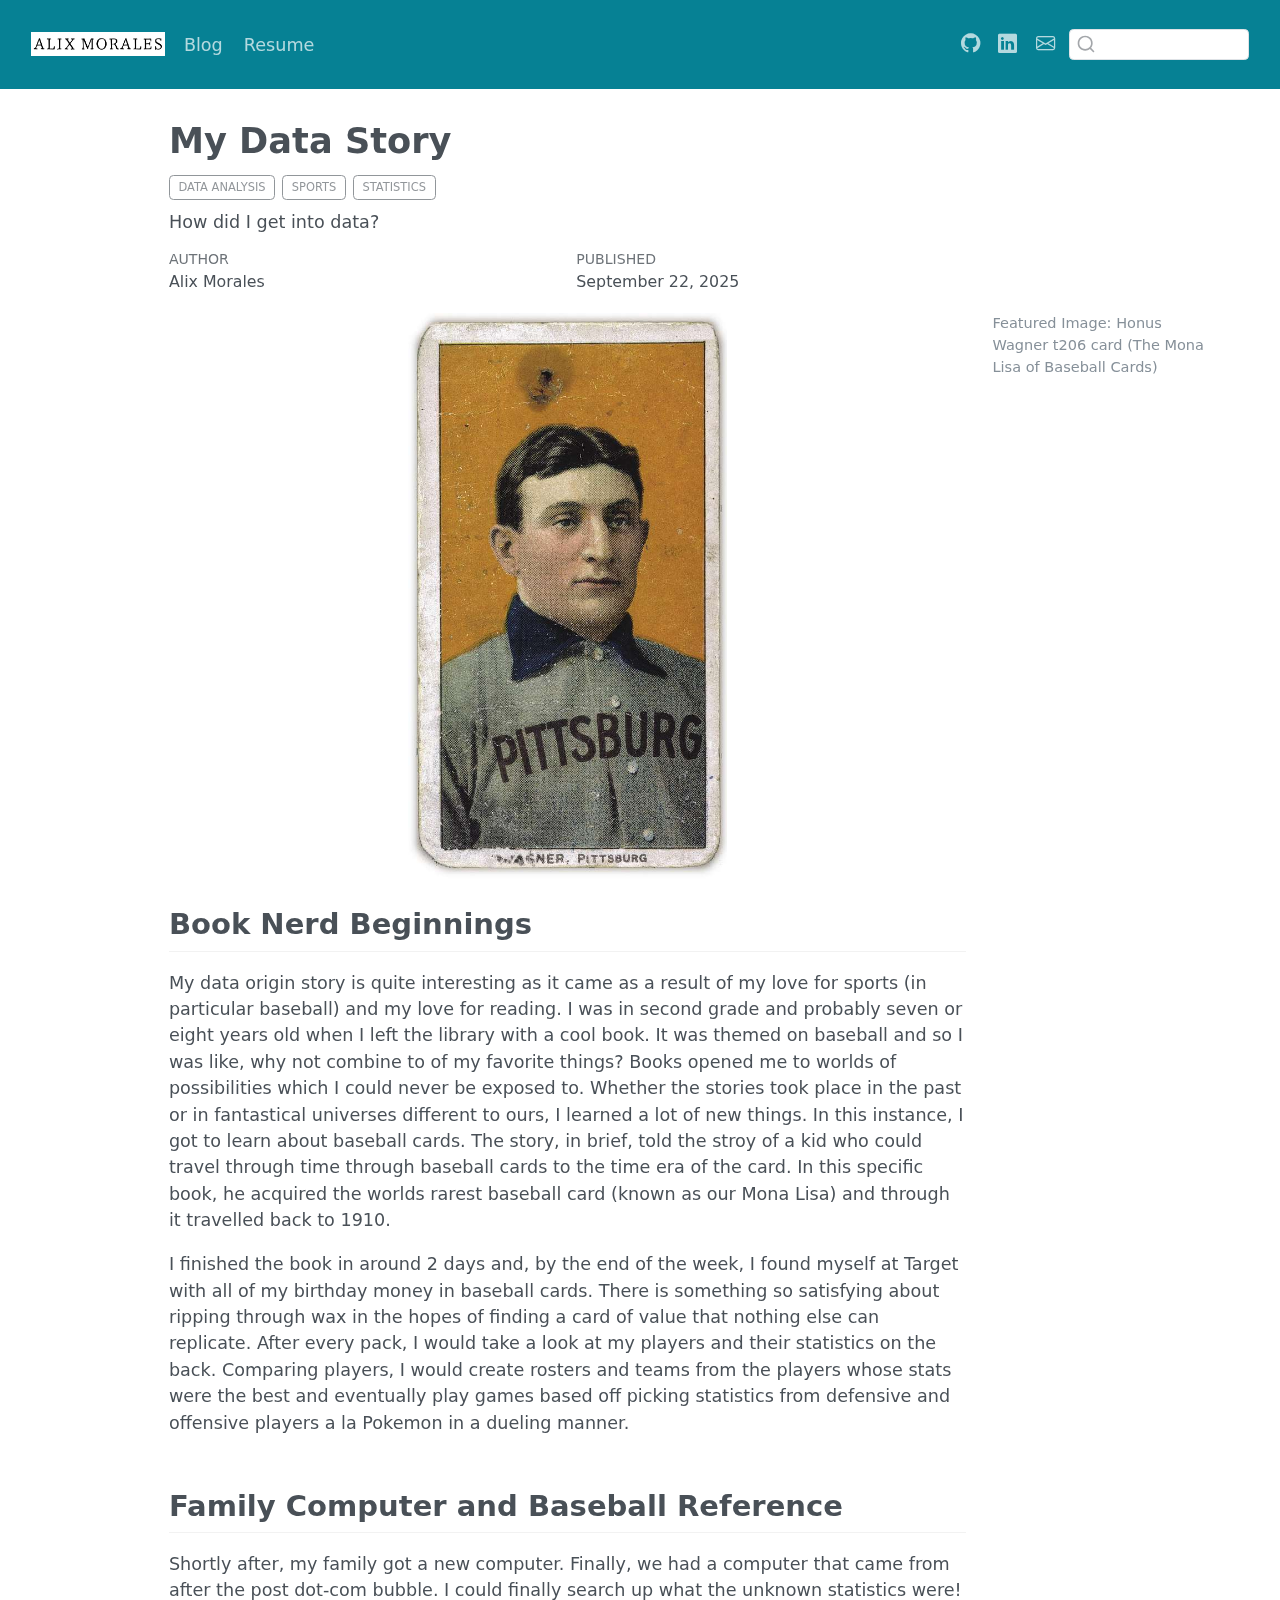
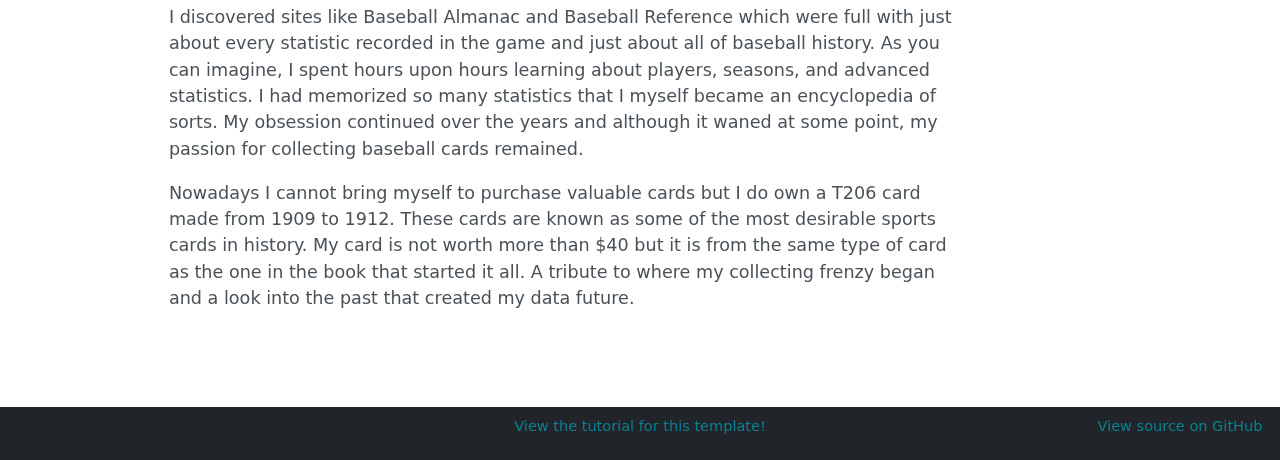
<file: docs/blog/posts/my-story.html>
<!DOCTYPE html>
<html xmlns="http://www.w3.org/1999/xhtml" lang="en" xml:lang="en"><head>

<meta charset="utf-8">
<meta name="generator" content="quarto-1.5.57">

<meta name="viewport" content="width=device-width, initial-scale=1.0, user-scalable=yes">

<meta name="author" content="Alix Morales">
<meta name="dcterms.date" content="2025-09-22">
<meta name="description" content="How did I get into data?">

<title>My Data Story</title>
<style>
code{white-space: pre-wrap;}
span.smallcaps{font-variant: small-caps;}
div.columns{display: flex; gap: min(4vw, 1.5em);}
div.column{flex: auto; overflow-x: auto;}
div.hanging-indent{margin-left: 1.5em; text-indent: -1.5em;}
ul.task-list{list-style: none;}
ul.task-list li input[type="checkbox"] {
  width: 0.8em;
  margin: 0 0.8em 0.2em -1em; /* quarto-specific, see https://github.com/quarto-dev/quarto-cli/issues/4556 */ 
  vertical-align: middle;
}
</style>


<script src="../../site_libs/quarto-nav/quarto-nav.js"></script>
<script src="../../site_libs/clipboard/clipboard.min.js"></script>
<script src="../../site_libs/quarto-search/autocomplete.umd.js"></script>
<script src="../../site_libs/quarto-search/fuse.min.js"></script>
<script src="../../site_libs/quarto-search/quarto-search.js"></script>
<meta name="quarto:offset" content="../../">
<link href="../../img/pxArt.png" rel="icon" type="image/png">
<script src="../../site_libs/quarto-html/quarto.js"></script>
<script src="../../site_libs/quarto-html/popper.min.js"></script>
<script src="../../site_libs/quarto-html/tippy.umd.min.js"></script>
<script src="../../site_libs/quarto-html/anchor.min.js"></script>
<link href="../../site_libs/quarto-html/tippy.css" rel="stylesheet">
<link href="../../site_libs/quarto-html/quarto-syntax-highlighting.css" rel="stylesheet" id="quarto-text-highlighting-styles">
<script src="../../site_libs/bootstrap/bootstrap.min.js"></script>
<link href="../../site_libs/bootstrap/bootstrap-icons.css" rel="stylesheet">
<link href="../../site_libs/bootstrap/bootstrap.min.css" rel="stylesheet" id="quarto-bootstrap" data-mode="light">
<script id="quarto-search-options" type="application/json">{
  "location": "navbar",
  "copy-button": false,
  "collapse-after": 3,
  "panel-placement": "end",
  "type": "textbox",
  "limit": 50,
  "keyboard-shortcut": [
    "f",
    "/",
    "s"
  ],
  "language": {
    "search-no-results-text": "No results",
    "search-matching-documents-text": "matching documents",
    "search-copy-link-title": "Copy link to search",
    "search-hide-matches-text": "Hide additional matches",
    "search-more-match-text": "more match in this document",
    "search-more-matches-text": "more matches in this document",
    "search-clear-button-title": "Clear",
    "search-text-placeholder": "",
    "search-detached-cancel-button-title": "Cancel",
    "search-submit-button-title": "Submit",
    "search-label": "Search"
  }
}</script>


</head>

<body class="nav-fixed">

<div id="quarto-search-results"></div>
  <header id="quarto-header" class="headroom fixed-top">
    <nav class="navbar navbar-expand-lg " data-bs-theme="dark">
      <div class="navbar-container container-fluid">
      <div class="navbar-brand-container mx-auto">
    <a href="../../index.html" class="navbar-brand navbar-brand-logo">
    <img src="../../img/name_plate_3.png" alt="" class="navbar-logo">
    </a>
  </div>
            <div id="quarto-search" class="" title="Search"></div>
          <button class="navbar-toggler" type="button" data-bs-toggle="collapse" data-bs-target="#navbarCollapse" aria-controls="navbarCollapse" role="menu" aria-expanded="false" aria-label="Toggle navigation" onclick="if (window.quartoToggleHeadroom) { window.quartoToggleHeadroom(); }">
  <span class="navbar-toggler-icon"></span>
</button>
          <div class="collapse navbar-collapse" id="navbarCollapse">
            <ul class="navbar-nav navbar-nav-scroll me-auto">
  <li class="nav-item">
    <a class="nav-link" href="../../blog/index.html"> 
<span class="menu-text">Blog</span></a>
  </li>  
  <li class="nav-item">
    <a class="nav-link" href="../../resume/index.html"> 
<span class="menu-text">Resume</span></a>
  </li>  
</ul>
            <ul class="navbar-nav navbar-nav-scroll ms-auto">
  <li class="nav-item compact">
    <a class="nav-link" href="https://github.com/AlixMorales"> <i class="bi bi-github" role="img">
</i> 
<span class="menu-text"></span></a>
  </li>  
  <li class="nav-item compact">
    <a class="nav-link" href="https://www.linkedin.com/in/alix-morales-83911324b/"> <i class="bi bi-linkedin" role="img">
</i> 
<span class="menu-text"></span></a>
  </li>  
  <li class="nav-item compact">
    <a class="nav-link" href="mailto:amora38@emory.edu"> <i class="bi bi-envelope" role="img" aria-label="email">
</i> 
<span class="menu-text"></span></a>
  </li>  
</ul>
          </div> <!-- /navcollapse -->
            <div class="quarto-navbar-tools">
</div>
      </div> <!-- /container-fluid -->
    </nav>
</header>
<!-- content -->
<div id="quarto-content" class="quarto-container page-columns page-rows-contents page-layout-article page-navbar">
<!-- sidebar -->
<!-- margin-sidebar -->
    <div id="quarto-margin-sidebar" class="sidebar margin-sidebar zindex-bottom">
    </div>
<!-- main -->
<main class="content page-columns page-full" id="quarto-document-content">

<header id="title-block-header" class="quarto-title-block default">
<div class="quarto-title">
<h1 class="title">My Data Story</h1>
  <div class="quarto-categories">
    <div class="quarto-category">data analysis</div>
    <div class="quarto-category">sports</div>
    <div class="quarto-category">statistics</div>
  </div>
  </div>

<div>
  <div class="description">
    How did I get into data?
  </div>
</div>


<div class="quarto-title-meta">

    <div>
    <div class="quarto-title-meta-heading">Author</div>
    <div class="quarto-title-meta-contents">
             <p>Alix Morales </p>
          </div>
  </div>
    
    <div>
    <div class="quarto-title-meta-heading">Published</div>
    <div class="quarto-title-meta-contents">
      <p class="date">September 22, 2025</p>
    </div>
  </div>
  
    
  </div>
  


</header>


<div class="quarto-figure quarto-figure-center page-columns page-full">
<figure class="figure page-columns page-full">
<p><img src="../honus_t206.jpg" class="img-fluid figure-img" style="width:40.0%" alt="Alternative text for accessibility"></p>
<figcaption class="margin-caption">Featured Image: Honus Wagner t206 card (The Mona Lisa of Baseball Cards)</figcaption>
</figure>
</div>
<section id="book-nerd-beginnings" class="level2">
<h2 class="anchored" data-anchor-id="book-nerd-beginnings">Book Nerd Beginnings</h2>
<p>My data origin story is quite interesting as it came as a result of my love for sports (in particular baseball) and my love for reading. I was in second grade and probably seven or eight years old when I left the library with a cool book. It was themed on baseball and so I was like, why not combine to of my favorite things? Books opened me to worlds of possibilities which I could never be exposed to. Whether the stories took place in the past or in fantastical universes different to ours, I learned a lot of new things. In this instance, I got to learn about baseball cards. The story, in brief, told the stroy of a kid who could travel through time through baseball cards to the time era of the card. In this specific book, he acquired the worlds rarest baseball card (known as our Mona Lisa) and through it travelled back to 1910.</p>
<p>I finished the book in around 2 days and, by the end of the week, I found myself at Target with all of my birthday money in baseball cards. There is something so satisfying about ripping through wax in the hopes of finding a card of value that nothing else can replicate. After every pack, I would take a look at my players and their statistics on the back. Comparing players, I would create rosters and teams from the players whose stats were the best and eventually play games based off picking statistics from defensive and offensive players a la Pokemon in a dueling manner.</p>
</section>
<section id="family-computer-and-baseball-reference" class="level2">
<h2 class="anchored" data-anchor-id="family-computer-and-baseball-reference">Family Computer and Baseball Reference</h2>
<p>Shortly after, my family got a new computer. Finally, we had a computer that came from after the post dot-com bubble. I could finally search up what the unknown statistics were! I discovered sites like Baseball Almanac and Baseball Reference which were full with just about every statistic recorded in the game and just about all of baseball history. As you can imagine, I spent hours upon hours learning about players, seasons, and advanced statistics. I had memorized so many statistics that I myself became an encyclopedia of sorts. My obsession continued over the years and although it waned at some point, my passion for collecting baseball cards remained.</p>
<p>Nowadays I cannot bring myself to purchase valuable cards but I do own a T206 card made from 1909 to 1912. These cards are known as some of the most desirable sports cards in history. My card is not worth more than $40 but it is from the same type of card as the one in the book that started it all. A tribute to where my collecting frenzy began and a look into the past that created my data future.</p>


</section>

</main> <!-- /main -->
<script id="quarto-html-after-body" type="application/javascript">
window.document.addEventListener("DOMContentLoaded", function (event) {
  const toggleBodyColorMode = (bsSheetEl) => {
    const mode = bsSheetEl.getAttribute("data-mode");
    const bodyEl = window.document.querySelector("body");
    if (mode === "dark") {
      bodyEl.classList.add("quarto-dark");
      bodyEl.classList.remove("quarto-light");
    } else {
      bodyEl.classList.add("quarto-light");
      bodyEl.classList.remove("quarto-dark");
    }
  }
  const toggleBodyColorPrimary = () => {
    const bsSheetEl = window.document.querySelector("link#quarto-bootstrap");
    if (bsSheetEl) {
      toggleBodyColorMode(bsSheetEl);
    }
  }
  toggleBodyColorPrimary();  
  const icon = "";
  const anchorJS = new window.AnchorJS();
  anchorJS.options = {
    placement: 'right',
    icon: icon
  };
  anchorJS.add('.anchored');
  const isCodeAnnotation = (el) => {
    for (const clz of el.classList) {
      if (clz.startsWith('code-annotation-')) {                     
        return true;
      }
    }
    return false;
  }
  const onCopySuccess = function(e) {
    // button target
    const button = e.trigger;
    // don't keep focus
    button.blur();
    // flash "checked"
    button.classList.add('code-copy-button-checked');
    var currentTitle = button.getAttribute("title");
    button.setAttribute("title", "Copied!");
    let tooltip;
    if (window.bootstrap) {
      button.setAttribute("data-bs-toggle", "tooltip");
      button.setAttribute("data-bs-placement", "left");
      button.setAttribute("data-bs-title", "Copied!");
      tooltip = new bootstrap.Tooltip(button, 
        { trigger: "manual", 
          customClass: "code-copy-button-tooltip",
          offset: [0, -8]});
      tooltip.show();    
    }
    setTimeout(function() {
      if (tooltip) {
        tooltip.hide();
        button.removeAttribute("data-bs-title");
        button.removeAttribute("data-bs-toggle");
        button.removeAttribute("data-bs-placement");
      }
      button.setAttribute("title", currentTitle);
      button.classList.remove('code-copy-button-checked');
    }, 1000);
    // clear code selection
    e.clearSelection();
  }
  const getTextToCopy = function(trigger) {
      const codeEl = trigger.previousElementSibling.cloneNode(true);
      for (const childEl of codeEl.children) {
        if (isCodeAnnotation(childEl)) {
          childEl.remove();
        }
      }
      return codeEl.innerText;
  }
  const clipboard = new window.ClipboardJS('.code-copy-button:not([data-in-quarto-modal])', {
    text: getTextToCopy
  });
  clipboard.on('success', onCopySuccess);
  if (window.document.getElementById('quarto-embedded-source-code-modal')) {
    // For code content inside modals, clipBoardJS needs to be initialized with a container option
    // TODO: Check when it could be a function (https://github.com/zenorocha/clipboard.js/issues/860)
    const clipboardModal = new window.ClipboardJS('.code-copy-button[data-in-quarto-modal]', {
      text: getTextToCopy,
      container: window.document.getElementById('quarto-embedded-source-code-modal')
    });
    clipboardModal.on('success', onCopySuccess);
  }
    var localhostRegex = new RegExp(/^(?:http|https):\/\/localhost\:?[0-9]*\//);
    var mailtoRegex = new RegExp(/^mailto:/);
      var filterRegex = new RegExp('/' + window.location.host + '/');
    var isInternal = (href) => {
        return filterRegex.test(href) || localhostRegex.test(href) || mailtoRegex.test(href);
    }
    // Inspect non-navigation links and adorn them if external
 	var links = window.document.querySelectorAll('a[href]:not(.nav-link):not(.navbar-brand):not(.toc-action):not(.sidebar-link):not(.sidebar-item-toggle):not(.pagination-link):not(.no-external):not([aria-hidden]):not(.dropdown-item):not(.quarto-navigation-tool):not(.about-link)');
    for (var i=0; i<links.length; i++) {
      const link = links[i];
      if (!isInternal(link.href)) {
        // undo the damage that might have been done by quarto-nav.js in the case of
        // links that we want to consider external
        if (link.dataset.originalHref !== undefined) {
          link.href = link.dataset.originalHref;
        }
      }
    }
  function tippyHover(el, contentFn, onTriggerFn, onUntriggerFn) {
    const config = {
      allowHTML: true,
      maxWidth: 500,
      delay: 100,
      arrow: false,
      appendTo: function(el) {
          return el.parentElement;
      },
      interactive: true,
      interactiveBorder: 10,
      theme: 'quarto',
      placement: 'bottom-start',
    };
    if (contentFn) {
      config.content = contentFn;
    }
    if (onTriggerFn) {
      config.onTrigger = onTriggerFn;
    }
    if (onUntriggerFn) {
      config.onUntrigger = onUntriggerFn;
    }
    window.tippy(el, config); 
  }
  const noterefs = window.document.querySelectorAll('a[role="doc-noteref"]');
  for (var i=0; i<noterefs.length; i++) {
    const ref = noterefs[i];
    tippyHover(ref, function() {
      // use id or data attribute instead here
      let href = ref.getAttribute('data-footnote-href') || ref.getAttribute('href');
      try { href = new URL(href).hash; } catch {}
      const id = href.replace(/^#\/?/, "");
      const note = window.document.getElementById(id);
      if (note) {
        return note.innerHTML;
      } else {
        return "";
      }
    });
  }
  const xrefs = window.document.querySelectorAll('a.quarto-xref');
  const processXRef = (id, note) => {
    // Strip column container classes
    const stripColumnClz = (el) => {
      el.classList.remove("page-full", "page-columns");
      if (el.children) {
        for (const child of el.children) {
          stripColumnClz(child);
        }
      }
    }
    stripColumnClz(note)
    if (id === null || id.startsWith('sec-')) {
      // Special case sections, only their first couple elements
      const container = document.createElement("div");
      if (note.children && note.children.length > 2) {
        container.appendChild(note.children[0].cloneNode(true));
        for (let i = 1; i < note.children.length; i++) {
          const child = note.children[i];
          if (child.tagName === "P" && child.innerText === "") {
            continue;
          } else {
            container.appendChild(child.cloneNode(true));
            break;
          }
        }
        if (window.Quarto?.typesetMath) {
          window.Quarto.typesetMath(container);
        }
        return container.innerHTML
      } else {
        if (window.Quarto?.typesetMath) {
          window.Quarto.typesetMath(note);
        }
        return note.innerHTML;
      }
    } else {
      // Remove any anchor links if they are present
      const anchorLink = note.querySelector('a.anchorjs-link');
      if (anchorLink) {
        anchorLink.remove();
      }
      if (window.Quarto?.typesetMath) {
        window.Quarto.typesetMath(note);
      }
      // TODO in 1.5, we should make sure this works without a callout special case
      if (note.classList.contains("callout")) {
        return note.outerHTML;
      } else {
        return note.innerHTML;
      }
    }
  }
  for (var i=0; i<xrefs.length; i++) {
    const xref = xrefs[i];
    tippyHover(xref, undefined, function(instance) {
      instance.disable();
      let url = xref.getAttribute('href');
      let hash = undefined; 
      if (url.startsWith('#')) {
        hash = url;
      } else {
        try { hash = new URL(url).hash; } catch {}
      }
      if (hash) {
        const id = hash.replace(/^#\/?/, "");
        const note = window.document.getElementById(id);
        if (note !== null) {
          try {
            const html = processXRef(id, note.cloneNode(true));
            instance.setContent(html);
          } finally {
            instance.enable();
            instance.show();
          }
        } else {
          // See if we can fetch this
          fetch(url.split('#')[0])
          .then(res => res.text())
          .then(html => {
            const parser = new DOMParser();
            const htmlDoc = parser.parseFromString(html, "text/html");
            const note = htmlDoc.getElementById(id);
            if (note !== null) {
              const html = processXRef(id, note);
              instance.setContent(html);
            } 
          }).finally(() => {
            instance.enable();
            instance.show();
          });
        }
      } else {
        // See if we can fetch a full url (with no hash to target)
        // This is a special case and we should probably do some content thinning / targeting
        fetch(url)
        .then(res => res.text())
        .then(html => {
          const parser = new DOMParser();
          const htmlDoc = parser.parseFromString(html, "text/html");
          const note = htmlDoc.querySelector('main.content');
          if (note !== null) {
            // This should only happen for chapter cross references
            // (since there is no id in the URL)
            // remove the first header
            if (note.children.length > 0 && note.children[0].tagName === "HEADER") {
              note.children[0].remove();
            }
            const html = processXRef(null, note);
            instance.setContent(html);
          } 
        }).finally(() => {
          instance.enable();
          instance.show();
        });
      }
    }, function(instance) {
    });
  }
      let selectedAnnoteEl;
      const selectorForAnnotation = ( cell, annotation) => {
        let cellAttr = 'data-code-cell="' + cell + '"';
        let lineAttr = 'data-code-annotation="' +  annotation + '"';
        const selector = 'span[' + cellAttr + '][' + lineAttr + ']';
        return selector;
      }
      const selectCodeLines = (annoteEl) => {
        const doc = window.document;
        const targetCell = annoteEl.getAttribute("data-target-cell");
        const targetAnnotation = annoteEl.getAttribute("data-target-annotation");
        const annoteSpan = window.document.querySelector(selectorForAnnotation(targetCell, targetAnnotation));
        const lines = annoteSpan.getAttribute("data-code-lines").split(",");
        const lineIds = lines.map((line) => {
          return targetCell + "-" + line;
        })
        let top = null;
        let height = null;
        let parent = null;
        if (lineIds.length > 0) {
            //compute the position of the single el (top and bottom and make a div)
            const el = window.document.getElementById(lineIds[0]);
            top = el.offsetTop;
            height = el.offsetHeight;
            parent = el.parentElement.parentElement;
          if (lineIds.length > 1) {
            const lastEl = window.document.getElementById(lineIds[lineIds.length - 1]);
            const bottom = lastEl.offsetTop + lastEl.offsetHeight;
            height = bottom - top;
          }
          if (top !== null && height !== null && parent !== null) {
            // cook up a div (if necessary) and position it 
            let div = window.document.getElementById("code-annotation-line-highlight");
            if (div === null) {
              div = window.document.createElement("div");
              div.setAttribute("id", "code-annotation-line-highlight");
              div.style.position = 'absolute';
              parent.appendChild(div);
            }
            div.style.top = top - 2 + "px";
            div.style.height = height + 4 + "px";
            div.style.left = 0;
            let gutterDiv = window.document.getElementById("code-annotation-line-highlight-gutter");
            if (gutterDiv === null) {
              gutterDiv = window.document.createElement("div");
              gutterDiv.setAttribute("id", "code-annotation-line-highlight-gutter");
              gutterDiv.style.position = 'absolute';
              const codeCell = window.document.getElementById(targetCell);
              const gutter = codeCell.querySelector('.code-annotation-gutter');
              gutter.appendChild(gutterDiv);
            }
            gutterDiv.style.top = top - 2 + "px";
            gutterDiv.style.height = height + 4 + "px";
          }
          selectedAnnoteEl = annoteEl;
        }
      };
      const unselectCodeLines = () => {
        const elementsIds = ["code-annotation-line-highlight", "code-annotation-line-highlight-gutter"];
        elementsIds.forEach((elId) => {
          const div = window.document.getElementById(elId);
          if (div) {
            div.remove();
          }
        });
        selectedAnnoteEl = undefined;
      };
        // Handle positioning of the toggle
    window.addEventListener(
      "resize",
      throttle(() => {
        elRect = undefined;
        if (selectedAnnoteEl) {
          selectCodeLines(selectedAnnoteEl);
        }
      }, 10)
    );
    function throttle(fn, ms) {
    let throttle = false;
    let timer;
      return (...args) => {
        if(!throttle) { // first call gets through
            fn.apply(this, args);
            throttle = true;
        } else { // all the others get throttled
            if(timer) clearTimeout(timer); // cancel #2
            timer = setTimeout(() => {
              fn.apply(this, args);
              timer = throttle = false;
            }, ms);
        }
      };
    }
      // Attach click handler to the DT
      const annoteDls = window.document.querySelectorAll('dt[data-target-cell]');
      for (const annoteDlNode of annoteDls) {
        annoteDlNode.addEventListener('click', (event) => {
          const clickedEl = event.target;
          if (clickedEl !== selectedAnnoteEl) {
            unselectCodeLines();
            const activeEl = window.document.querySelector('dt[data-target-cell].code-annotation-active');
            if (activeEl) {
              activeEl.classList.remove('code-annotation-active');
            }
            selectCodeLines(clickedEl);
            clickedEl.classList.add('code-annotation-active');
          } else {
            // Unselect the line
            unselectCodeLines();
            clickedEl.classList.remove('code-annotation-active');
          }
        });
      }
  const findCites = (el) => {
    const parentEl = el.parentElement;
    if (parentEl) {
      const cites = parentEl.dataset.cites;
      if (cites) {
        return {
          el,
          cites: cites.split(' ')
        };
      } else {
        return findCites(el.parentElement)
      }
    } else {
      return undefined;
    }
  };
  var bibliorefs = window.document.querySelectorAll('a[role="doc-biblioref"]');
  for (var i=0; i<bibliorefs.length; i++) {
    const ref = bibliorefs[i];
    const citeInfo = findCites(ref);
    if (citeInfo) {
      tippyHover(citeInfo.el, function() {
        var popup = window.document.createElement('div');
        citeInfo.cites.forEach(function(cite) {
          var citeDiv = window.document.createElement('div');
          citeDiv.classList.add('hanging-indent');
          citeDiv.classList.add('csl-entry');
          var biblioDiv = window.document.getElementById('ref-' + cite);
          if (biblioDiv) {
            citeDiv.innerHTML = biblioDiv.innerHTML;
          }
          popup.appendChild(citeDiv);
        });
        return popup.innerHTML;
      });
    }
  }
});
</script>
</div> <!-- /content -->
<footer class="footer">
  <div class="nav-footer">
    <div class="nav-footer-left">
      &nbsp;
    </div>   
    <div class="nav-footer-center">
<p><span class="faux-block"><a href="https://www.marvinschmitt.com/blog/website-tutorial-quarto/">View the tutorial for this template!</a></span></p>
</div>
    <div class="nav-footer-right">
<p><span class="faux-block"><a href="https://github.com/marvinschmitt/quarto-website-template/">View source on GitHub</a></span></p>
</div>
  </div>
</footer>




</body></html>
</file>
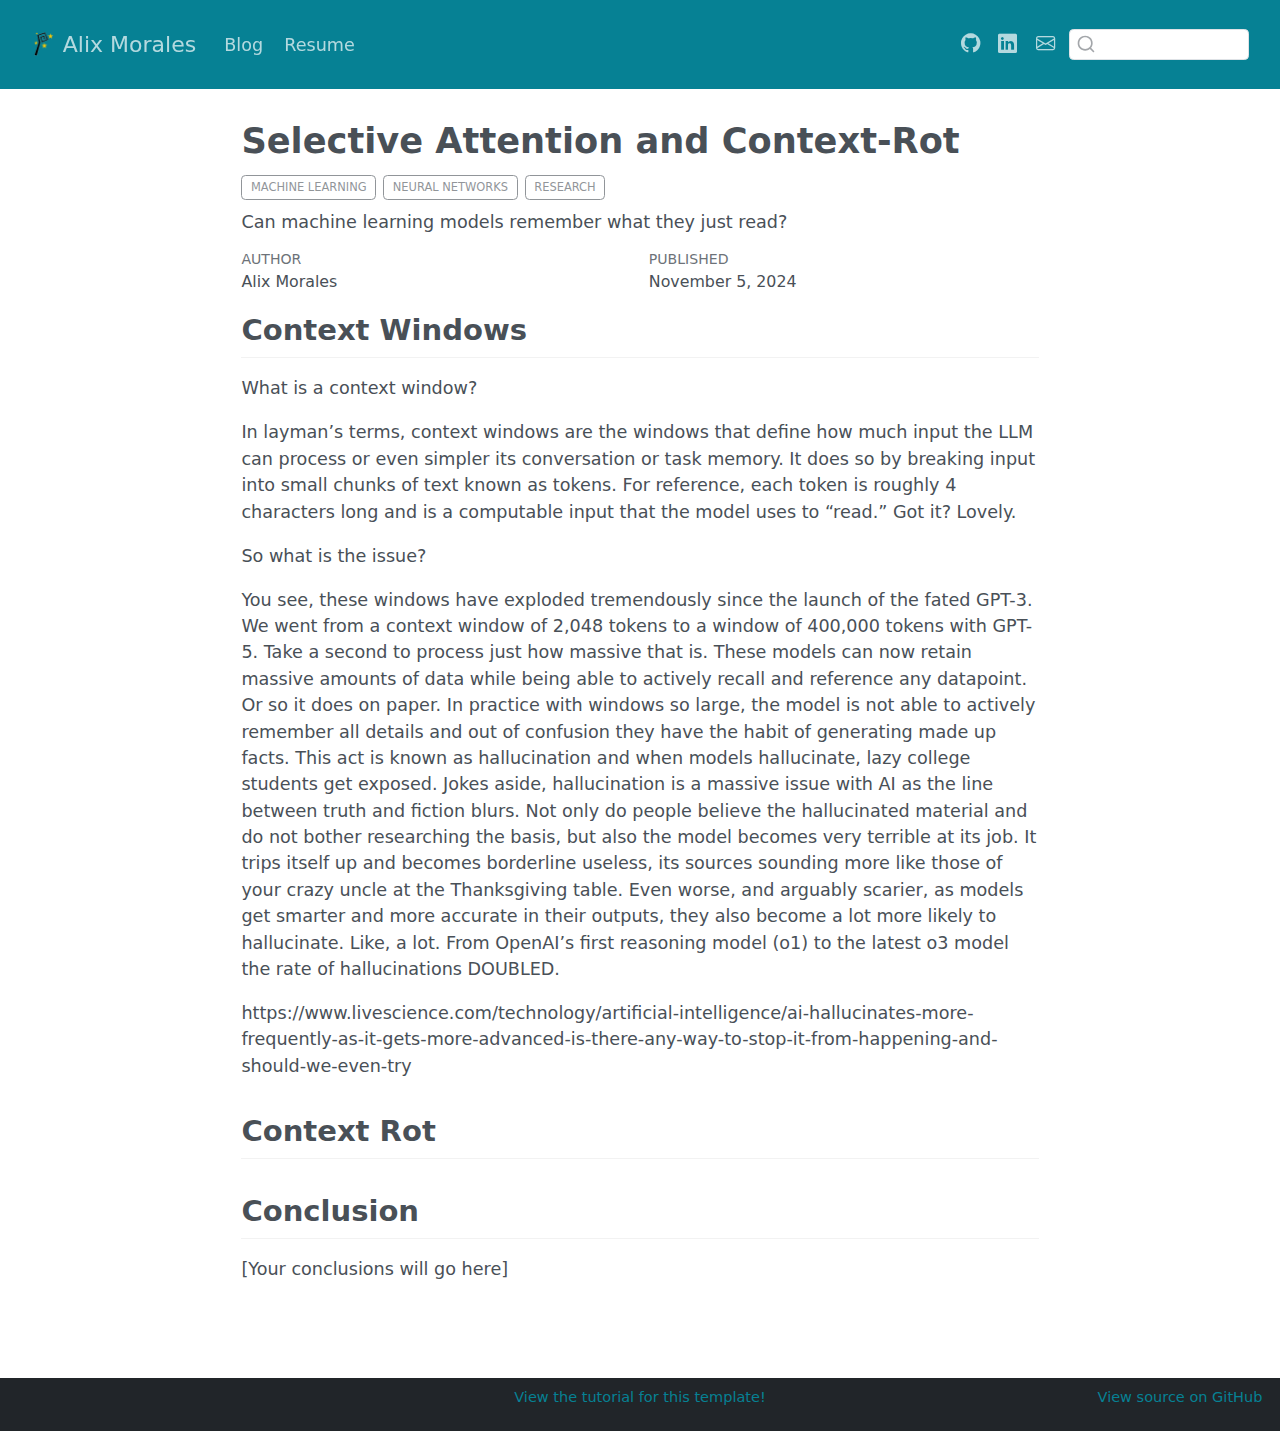
<file: docs/blog/posts/selective_attention.html>
<!DOCTYPE html>
<html xmlns="http://www.w3.org/1999/xhtml" lang="en" xml:lang="en"><head>

<meta charset="utf-8">
<meta name="generator" content="quarto-1.5.57">

<meta name="viewport" content="width=device-width, initial-scale=1.0, user-scalable=yes">

<meta name="author" content="Alix Morales">
<meta name="dcterms.date" content="2024-11-05">
<meta name="description" content="Can machine learning models remember what they just read?">

<title>Selective Attention and Context-Rot – Alix Morales</title>
<style>
code{white-space: pre-wrap;}
span.smallcaps{font-variant: small-caps;}
div.columns{display: flex; gap: min(4vw, 1.5em);}
div.column{flex: auto; overflow-x: auto;}
div.hanging-indent{margin-left: 1.5em; text-indent: -1.5em;}
ul.task-list{list-style: none;}
ul.task-list li input[type="checkbox"] {
  width: 0.8em;
  margin: 0 0.8em 0.2em -1em; /* quarto-specific, see https://github.com/quarto-dev/quarto-cli/issues/4556 */ 
  vertical-align: middle;
}
</style>


<script src="../../site_libs/quarto-nav/quarto-nav.js"></script>
<script src="../../site_libs/clipboard/clipboard.min.js"></script>
<script src="../../site_libs/quarto-search/autocomplete.umd.js"></script>
<script src="../../site_libs/quarto-search/fuse.min.js"></script>
<script src="../../site_libs/quarto-search/quarto-search.js"></script>
<meta name="quarto:offset" content="../../">
<link href="../../img/favicon.png" rel="icon" type="image/png">
<script src="../../site_libs/quarto-html/quarto.js"></script>
<script src="../../site_libs/quarto-html/popper.min.js"></script>
<script src="../../site_libs/quarto-html/tippy.umd.min.js"></script>
<script src="../../site_libs/quarto-html/anchor.min.js"></script>
<link href="../../site_libs/quarto-html/tippy.css" rel="stylesheet">
<link href="../../site_libs/quarto-html/quarto-syntax-highlighting.css" rel="stylesheet" id="quarto-text-highlighting-styles">
<script src="../../site_libs/bootstrap/bootstrap.min.js"></script>
<link href="../../site_libs/bootstrap/bootstrap-icons.css" rel="stylesheet">
<link href="../../site_libs/bootstrap/bootstrap.min.css" rel="stylesheet" id="quarto-bootstrap" data-mode="light">
<script id="quarto-search-options" type="application/json">{
  "location": "navbar",
  "copy-button": false,
  "collapse-after": 3,
  "panel-placement": "end",
  "type": "textbox",
  "limit": 50,
  "keyboard-shortcut": [
    "f",
    "/",
    "s"
  ],
  "language": {
    "search-no-results-text": "No results",
    "search-matching-documents-text": "matching documents",
    "search-copy-link-title": "Copy link to search",
    "search-hide-matches-text": "Hide additional matches",
    "search-more-match-text": "more match in this document",
    "search-more-matches-text": "more matches in this document",
    "search-clear-button-title": "Clear",
    "search-text-placeholder": "",
    "search-detached-cancel-button-title": "Cancel",
    "search-submit-button-title": "Submit",
    "search-label": "Search"
  }
}</script>


</head>

<body class="nav-fixed fullcontent">

<div id="quarto-search-results"></div>
  <header id="quarto-header" class="headroom fixed-top">
    <nav class="navbar navbar-expand-lg " data-bs-theme="dark">
      <div class="navbar-container container-fluid">
      <div class="navbar-brand-container mx-auto">
    <a href="../../index.html" class="navbar-brand navbar-brand-logo">
    <img src="../../img/logo.png" alt="" class="navbar-logo">
    </a>
    <a class="navbar-brand" href="../../index.html">
    <span class="navbar-title">Alix Morales</span>
    </a>
  </div>
            <div id="quarto-search" class="" title="Search"></div>
          <button class="navbar-toggler" type="button" data-bs-toggle="collapse" data-bs-target="#navbarCollapse" aria-controls="navbarCollapse" role="menu" aria-expanded="false" aria-label="Toggle navigation" onclick="if (window.quartoToggleHeadroom) { window.quartoToggleHeadroom(); }">
  <span class="navbar-toggler-icon"></span>
</button>
          <div class="collapse navbar-collapse" id="navbarCollapse">
            <ul class="navbar-nav navbar-nav-scroll me-auto">
  <li class="nav-item">
    <a class="nav-link" href="../../blog/index.html"> 
<span class="menu-text">Blog</span></a>
  </li>  
  <li class="nav-item">
    <a class="nav-link" href="../../resume/index.html"> 
<span class="menu-text">Resume</span></a>
  </li>  
</ul>
            <ul class="navbar-nav navbar-nav-scroll ms-auto">
  <li class="nav-item compact">
    <a class="nav-link" href="https://github.com/AlixMorales"> <i class="bi bi-github" role="img">
</i> 
<span class="menu-text"></span></a>
  </li>  
  <li class="nav-item compact">
    <a class="nav-link" href="https://www.linkedin.com/in/alix-morales-83911324b/"> <i class="bi bi-linkedin" role="img">
</i> 
<span class="menu-text"></span></a>
  </li>  
  <li class="nav-item compact">
    <a class="nav-link" href="mailto:amora38@emory.edu"> <i class="bi bi-envelope" role="img" aria-label="email">
</i> 
<span class="menu-text"></span></a>
  </li>  
</ul>
          </div> <!-- /navcollapse -->
            <div class="quarto-navbar-tools">
</div>
      </div> <!-- /container-fluid -->
    </nav>
</header>
<!-- content -->
<div id="quarto-content" class="quarto-container page-columns page-rows-contents page-layout-article page-navbar">
<!-- sidebar -->
<!-- margin-sidebar -->
    
<!-- main -->
<main class="content" id="quarto-document-content">

<header id="title-block-header" class="quarto-title-block default">
<div class="quarto-title">
<h1 class="title">Selective Attention and Context-Rot</h1>
  <div class="quarto-categories">
    <div class="quarto-category">machine learning</div>
    <div class="quarto-category">neural networks</div>
    <div class="quarto-category">research</div>
  </div>
  </div>

<div>
  <div class="description">
    Can machine learning models remember what they just read?
  </div>
</div>


<div class="quarto-title-meta">

    <div>
    <div class="quarto-title-meta-heading">Author</div>
    <div class="quarto-title-meta-contents">
             <p>Alix Morales </p>
          </div>
  </div>
    
    <div>
    <div class="quarto-title-meta-heading">Published</div>
    <div class="quarto-title-meta-contents">
      <p class="date">November 5, 2024</p>
    </div>
  </div>
  
    
  </div>
  


</header>


<section id="context-windows" class="level2">
<h2 class="anchored" data-anchor-id="context-windows">Context Windows</h2>
<p>What is a context window?</p>
<p>In layman’s terms, context windows are the windows that define how much input the LLM can process or even simpler its conversation or task memory. It does so by breaking input into small chunks of text known as tokens. For reference, each token is roughly 4 characters long and is a computable input that the model uses to “read.” Got it? Lovely.</p>
<p>So what is the issue?</p>
<p>You see, these windows have exploded tremendously since the launch of the fated GPT-3. We went from a context window of 2,048 tokens to a window of 400,000 tokens with GPT-5. Take a second to process just how massive that is. These models can now retain massive amounts of data while being able to actively recall and reference any datapoint. Or so it does on paper. In practice with windows so large, the model is not able to actively remember all details and out of confusion they have the habit of generating made up facts. This act is known as hallucination and when models hallucinate, lazy college students get exposed. Jokes aside, hallucination is a massive issue with AI as the line between truth and fiction blurs. Not only do people believe the hallucinated material and do not bother researching the basis, but also the model becomes very terrible at its job. It trips itself up and becomes borderline useless, its sources sounding more like those of your crazy uncle at the Thanksgiving table. Even worse, and arguably scarier, as models get smarter and more accurate in their outputs, they also become a lot more likely to hallucinate. Like, a lot. From OpenAI’s first reasoning model (o1) to the latest o3 model the rate of hallucinations DOUBLED.</p>
<p>https://www.livescience.com/technology/artificial-intelligence/ai-hallucinates-more-frequently-as-it-gets-more-advanced-is-there-any-way-to-stop-it-from-happening-and-should-we-even-try</p>
</section>
<section id="context-rot" class="level2">
<h2 class="anchored" data-anchor-id="context-rot">Context Rot</h2>
</section>
<section id="conclusion" class="level2">
<h2 class="anchored" data-anchor-id="conclusion">Conclusion</h2>
<p>[Your conclusions will go here]</p>


</section>

</main> <!-- /main -->
<script id="quarto-html-after-body" type="application/javascript">
window.document.addEventListener("DOMContentLoaded", function (event) {
  const toggleBodyColorMode = (bsSheetEl) => {
    const mode = bsSheetEl.getAttribute("data-mode");
    const bodyEl = window.document.querySelector("body");
    if (mode === "dark") {
      bodyEl.classList.add("quarto-dark");
      bodyEl.classList.remove("quarto-light");
    } else {
      bodyEl.classList.add("quarto-light");
      bodyEl.classList.remove("quarto-dark");
    }
  }
  const toggleBodyColorPrimary = () => {
    const bsSheetEl = window.document.querySelector("link#quarto-bootstrap");
    if (bsSheetEl) {
      toggleBodyColorMode(bsSheetEl);
    }
  }
  toggleBodyColorPrimary();  
  const icon = "";
  const anchorJS = new window.AnchorJS();
  anchorJS.options = {
    placement: 'right',
    icon: icon
  };
  anchorJS.add('.anchored');
  const isCodeAnnotation = (el) => {
    for (const clz of el.classList) {
      if (clz.startsWith('code-annotation-')) {                     
        return true;
      }
    }
    return false;
  }
  const onCopySuccess = function(e) {
    // button target
    const button = e.trigger;
    // don't keep focus
    button.blur();
    // flash "checked"
    button.classList.add('code-copy-button-checked');
    var currentTitle = button.getAttribute("title");
    button.setAttribute("title", "Copied!");
    let tooltip;
    if (window.bootstrap) {
      button.setAttribute("data-bs-toggle", "tooltip");
      button.setAttribute("data-bs-placement", "left");
      button.setAttribute("data-bs-title", "Copied!");
      tooltip = new bootstrap.Tooltip(button, 
        { trigger: "manual", 
          customClass: "code-copy-button-tooltip",
          offset: [0, -8]});
      tooltip.show();    
    }
    setTimeout(function() {
      if (tooltip) {
        tooltip.hide();
        button.removeAttribute("data-bs-title");
        button.removeAttribute("data-bs-toggle");
        button.removeAttribute("data-bs-placement");
      }
      button.setAttribute("title", currentTitle);
      button.classList.remove('code-copy-button-checked');
    }, 1000);
    // clear code selection
    e.clearSelection();
  }
  const getTextToCopy = function(trigger) {
      const codeEl = trigger.previousElementSibling.cloneNode(true);
      for (const childEl of codeEl.children) {
        if (isCodeAnnotation(childEl)) {
          childEl.remove();
        }
      }
      return codeEl.innerText;
  }
  const clipboard = new window.ClipboardJS('.code-copy-button:not([data-in-quarto-modal])', {
    text: getTextToCopy
  });
  clipboard.on('success', onCopySuccess);
  if (window.document.getElementById('quarto-embedded-source-code-modal')) {
    // For code content inside modals, clipBoardJS needs to be initialized with a container option
    // TODO: Check when it could be a function (https://github.com/zenorocha/clipboard.js/issues/860)
    const clipboardModal = new window.ClipboardJS('.code-copy-button[data-in-quarto-modal]', {
      text: getTextToCopy,
      container: window.document.getElementById('quarto-embedded-source-code-modal')
    });
    clipboardModal.on('success', onCopySuccess);
  }
    var localhostRegex = new RegExp(/^(?:http|https):\/\/localhost\:?[0-9]*\//);
    var mailtoRegex = new RegExp(/^mailto:/);
      var filterRegex = new RegExp('/' + window.location.host + '/');
    var isInternal = (href) => {
        return filterRegex.test(href) || localhostRegex.test(href) || mailtoRegex.test(href);
    }
    // Inspect non-navigation links and adorn them if external
 	var links = window.document.querySelectorAll('a[href]:not(.nav-link):not(.navbar-brand):not(.toc-action):not(.sidebar-link):not(.sidebar-item-toggle):not(.pagination-link):not(.no-external):not([aria-hidden]):not(.dropdown-item):not(.quarto-navigation-tool):not(.about-link)');
    for (var i=0; i<links.length; i++) {
      const link = links[i];
      if (!isInternal(link.href)) {
        // undo the damage that might have been done by quarto-nav.js in the case of
        // links that we want to consider external
        if (link.dataset.originalHref !== undefined) {
          link.href = link.dataset.originalHref;
        }
      }
    }
  function tippyHover(el, contentFn, onTriggerFn, onUntriggerFn) {
    const config = {
      allowHTML: true,
      maxWidth: 500,
      delay: 100,
      arrow: false,
      appendTo: function(el) {
          return el.parentElement;
      },
      interactive: true,
      interactiveBorder: 10,
      theme: 'quarto',
      placement: 'bottom-start',
    };
    if (contentFn) {
      config.content = contentFn;
    }
    if (onTriggerFn) {
      config.onTrigger = onTriggerFn;
    }
    if (onUntriggerFn) {
      config.onUntrigger = onUntriggerFn;
    }
    window.tippy(el, config); 
  }
  const noterefs = window.document.querySelectorAll('a[role="doc-noteref"]');
  for (var i=0; i<noterefs.length; i++) {
    const ref = noterefs[i];
    tippyHover(ref, function() {
      // use id or data attribute instead here
      let href = ref.getAttribute('data-footnote-href') || ref.getAttribute('href');
      try { href = new URL(href).hash; } catch {}
      const id = href.replace(/^#\/?/, "");
      const note = window.document.getElementById(id);
      if (note) {
        return note.innerHTML;
      } else {
        return "";
      }
    });
  }
  const xrefs = window.document.querySelectorAll('a.quarto-xref');
  const processXRef = (id, note) => {
    // Strip column container classes
    const stripColumnClz = (el) => {
      el.classList.remove("page-full", "page-columns");
      if (el.children) {
        for (const child of el.children) {
          stripColumnClz(child);
        }
      }
    }
    stripColumnClz(note)
    if (id === null || id.startsWith('sec-')) {
      // Special case sections, only their first couple elements
      const container = document.createElement("div");
      if (note.children && note.children.length > 2) {
        container.appendChild(note.children[0].cloneNode(true));
        for (let i = 1; i < note.children.length; i++) {
          const child = note.children[i];
          if (child.tagName === "P" && child.innerText === "") {
            continue;
          } else {
            container.appendChild(child.cloneNode(true));
            break;
          }
        }
        if (window.Quarto?.typesetMath) {
          window.Quarto.typesetMath(container);
        }
        return container.innerHTML
      } else {
        if (window.Quarto?.typesetMath) {
          window.Quarto.typesetMath(note);
        }
        return note.innerHTML;
      }
    } else {
      // Remove any anchor links if they are present
      const anchorLink = note.querySelector('a.anchorjs-link');
      if (anchorLink) {
        anchorLink.remove();
      }
      if (window.Quarto?.typesetMath) {
        window.Quarto.typesetMath(note);
      }
      // TODO in 1.5, we should make sure this works without a callout special case
      if (note.classList.contains("callout")) {
        return note.outerHTML;
      } else {
        return note.innerHTML;
      }
    }
  }
  for (var i=0; i<xrefs.length; i++) {
    const xref = xrefs[i];
    tippyHover(xref, undefined, function(instance) {
      instance.disable();
      let url = xref.getAttribute('href');
      let hash = undefined; 
      if (url.startsWith('#')) {
        hash = url;
      } else {
        try { hash = new URL(url).hash; } catch {}
      }
      if (hash) {
        const id = hash.replace(/^#\/?/, "");
        const note = window.document.getElementById(id);
        if (note !== null) {
          try {
            const html = processXRef(id, note.cloneNode(true));
            instance.setContent(html);
          } finally {
            instance.enable();
            instance.show();
          }
        } else {
          // See if we can fetch this
          fetch(url.split('#')[0])
          .then(res => res.text())
          .then(html => {
            const parser = new DOMParser();
            const htmlDoc = parser.parseFromString(html, "text/html");
            const note = htmlDoc.getElementById(id);
            if (note !== null) {
              const html = processXRef(id, note);
              instance.setContent(html);
            } 
          }).finally(() => {
            instance.enable();
            instance.show();
          });
        }
      } else {
        // See if we can fetch a full url (with no hash to target)
        // This is a special case and we should probably do some content thinning / targeting
        fetch(url)
        .then(res => res.text())
        .then(html => {
          const parser = new DOMParser();
          const htmlDoc = parser.parseFromString(html, "text/html");
          const note = htmlDoc.querySelector('main.content');
          if (note !== null) {
            // This should only happen for chapter cross references
            // (since there is no id in the URL)
            // remove the first header
            if (note.children.length > 0 && note.children[0].tagName === "HEADER") {
              note.children[0].remove();
            }
            const html = processXRef(null, note);
            instance.setContent(html);
          } 
        }).finally(() => {
          instance.enable();
          instance.show();
        });
      }
    }, function(instance) {
    });
  }
      let selectedAnnoteEl;
      const selectorForAnnotation = ( cell, annotation) => {
        let cellAttr = 'data-code-cell="' + cell + '"';
        let lineAttr = 'data-code-annotation="' +  annotation + '"';
        const selector = 'span[' + cellAttr + '][' + lineAttr + ']';
        return selector;
      }
      const selectCodeLines = (annoteEl) => {
        const doc = window.document;
        const targetCell = annoteEl.getAttribute("data-target-cell");
        const targetAnnotation = annoteEl.getAttribute("data-target-annotation");
        const annoteSpan = window.document.querySelector(selectorForAnnotation(targetCell, targetAnnotation));
        const lines = annoteSpan.getAttribute("data-code-lines").split(",");
        const lineIds = lines.map((line) => {
          return targetCell + "-" + line;
        })
        let top = null;
        let height = null;
        let parent = null;
        if (lineIds.length > 0) {
            //compute the position of the single el (top and bottom and make a div)
            const el = window.document.getElementById(lineIds[0]);
            top = el.offsetTop;
            height = el.offsetHeight;
            parent = el.parentElement.parentElement;
          if (lineIds.length > 1) {
            const lastEl = window.document.getElementById(lineIds[lineIds.length - 1]);
            const bottom = lastEl.offsetTop + lastEl.offsetHeight;
            height = bottom - top;
          }
          if (top !== null && height !== null && parent !== null) {
            // cook up a div (if necessary) and position it 
            let div = window.document.getElementById("code-annotation-line-highlight");
            if (div === null) {
              div = window.document.createElement("div");
              div.setAttribute("id", "code-annotation-line-highlight");
              div.style.position = 'absolute';
              parent.appendChild(div);
            }
            div.style.top = top - 2 + "px";
            div.style.height = height + 4 + "px";
            div.style.left = 0;
            let gutterDiv = window.document.getElementById("code-annotation-line-highlight-gutter");
            if (gutterDiv === null) {
              gutterDiv = window.document.createElement("div");
              gutterDiv.setAttribute("id", "code-annotation-line-highlight-gutter");
              gutterDiv.style.position = 'absolute';
              const codeCell = window.document.getElementById(targetCell);
              const gutter = codeCell.querySelector('.code-annotation-gutter');
              gutter.appendChild(gutterDiv);
            }
            gutterDiv.style.top = top - 2 + "px";
            gutterDiv.style.height = height + 4 + "px";
          }
          selectedAnnoteEl = annoteEl;
        }
      };
      const unselectCodeLines = () => {
        const elementsIds = ["code-annotation-line-highlight", "code-annotation-line-highlight-gutter"];
        elementsIds.forEach((elId) => {
          const div = window.document.getElementById(elId);
          if (div) {
            div.remove();
          }
        });
        selectedAnnoteEl = undefined;
      };
        // Handle positioning of the toggle
    window.addEventListener(
      "resize",
      throttle(() => {
        elRect = undefined;
        if (selectedAnnoteEl) {
          selectCodeLines(selectedAnnoteEl);
        }
      }, 10)
    );
    function throttle(fn, ms) {
    let throttle = false;
    let timer;
      return (...args) => {
        if(!throttle) { // first call gets through
            fn.apply(this, args);
            throttle = true;
        } else { // all the others get throttled
            if(timer) clearTimeout(timer); // cancel #2
            timer = setTimeout(() => {
              fn.apply(this, args);
              timer = throttle = false;
            }, ms);
        }
      };
    }
      // Attach click handler to the DT
      const annoteDls = window.document.querySelectorAll('dt[data-target-cell]');
      for (const annoteDlNode of annoteDls) {
        annoteDlNode.addEventListener('click', (event) => {
          const clickedEl = event.target;
          if (clickedEl !== selectedAnnoteEl) {
            unselectCodeLines();
            const activeEl = window.document.querySelector('dt[data-target-cell].code-annotation-active');
            if (activeEl) {
              activeEl.classList.remove('code-annotation-active');
            }
            selectCodeLines(clickedEl);
            clickedEl.classList.add('code-annotation-active');
          } else {
            // Unselect the line
            unselectCodeLines();
            clickedEl.classList.remove('code-annotation-active');
          }
        });
      }
  const findCites = (el) => {
    const parentEl = el.parentElement;
    if (parentEl) {
      const cites = parentEl.dataset.cites;
      if (cites) {
        return {
          el,
          cites: cites.split(' ')
        };
      } else {
        return findCites(el.parentElement)
      }
    } else {
      return undefined;
    }
  };
  var bibliorefs = window.document.querySelectorAll('a[role="doc-biblioref"]');
  for (var i=0; i<bibliorefs.length; i++) {
    const ref = bibliorefs[i];
    const citeInfo = findCites(ref);
    if (citeInfo) {
      tippyHover(citeInfo.el, function() {
        var popup = window.document.createElement('div');
        citeInfo.cites.forEach(function(cite) {
          var citeDiv = window.document.createElement('div');
          citeDiv.classList.add('hanging-indent');
          citeDiv.classList.add('csl-entry');
          var biblioDiv = window.document.getElementById('ref-' + cite);
          if (biblioDiv) {
            citeDiv.innerHTML = biblioDiv.innerHTML;
          }
          popup.appendChild(citeDiv);
        });
        return popup.innerHTML;
      });
    }
  }
});
</script>
</div> <!-- /content -->
<footer class="footer">
  <div class="nav-footer">
    <div class="nav-footer-left">
      &nbsp;
    </div>   
    <div class="nav-footer-center">
<p><span class="faux-block"><a href="https://www.marvinschmitt.com/blog/website-tutorial-quarto/">View the tutorial for this template!</a></span></p>
</div>
    <div class="nav-footer-right">
<p><span class="faux-block"><a href="https://github.com/marvinschmitt/quarto-website-template/">View source on GitHub</a></span></p>
</div>
  </div>
</footer>




</body></html>
</file>
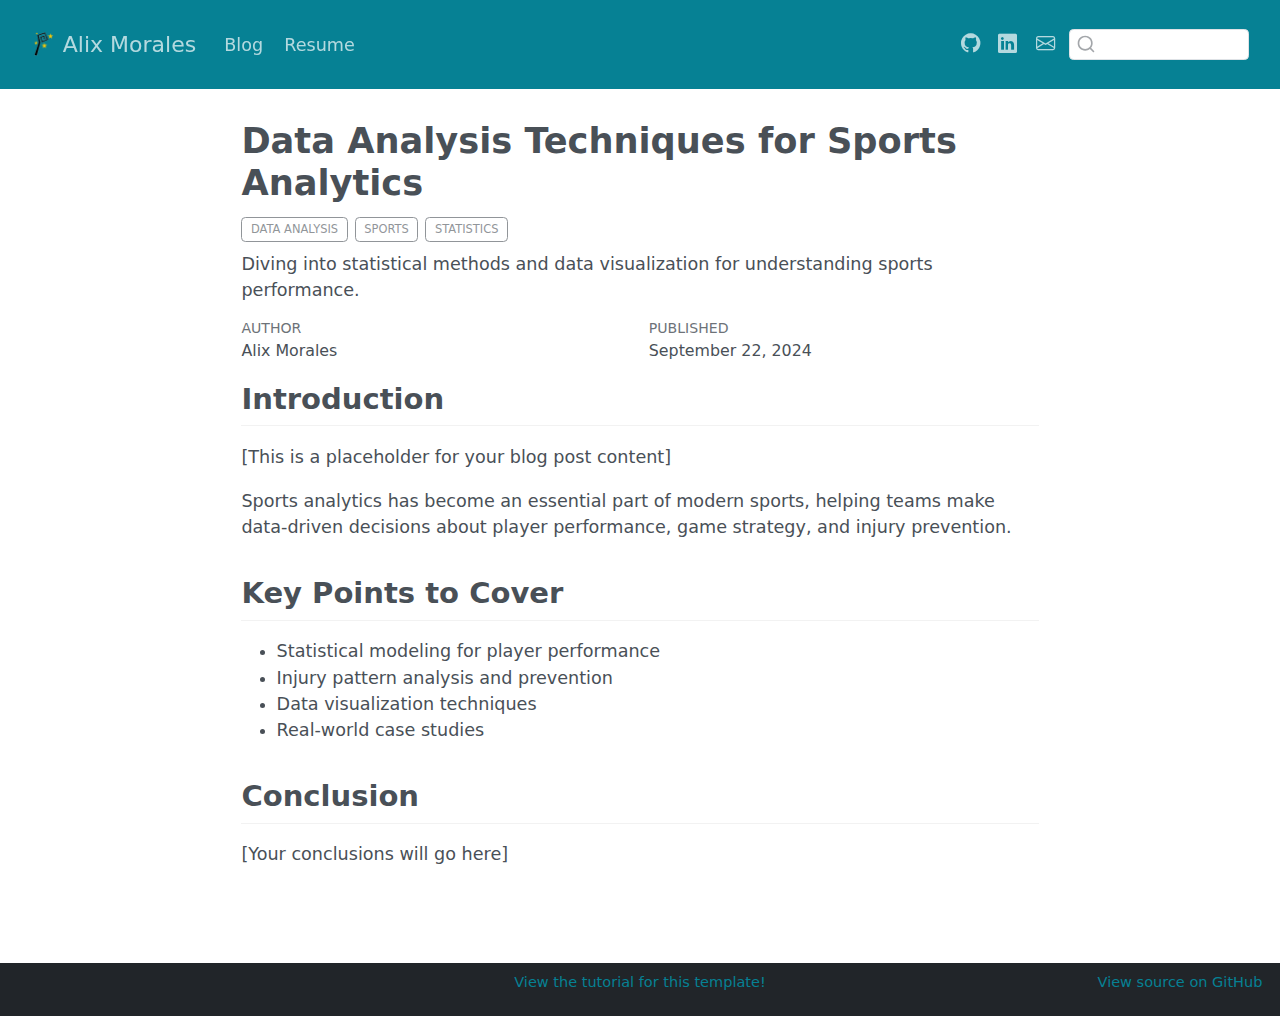
<file: docs/blog/posts/sports-analytics.html>
<!DOCTYPE html>
<html xmlns="http://www.w3.org/1999/xhtml" lang="en" xml:lang="en"><head>

<meta charset="utf-8">
<meta name="generator" content="quarto-1.5.57">

<meta name="viewport" content="width=device-width, initial-scale=1.0, user-scalable=yes">

<meta name="author" content="Alix Morales">
<meta name="dcterms.date" content="2024-09-22">
<meta name="description" content="Diving into statistical methods and data visualization for understanding sports performance.">

<title>Data Analysis Techniques for Sports Analytics – Alix Morales</title>
<style>
code{white-space: pre-wrap;}
span.smallcaps{font-variant: small-caps;}
div.columns{display: flex; gap: min(4vw, 1.5em);}
div.column{flex: auto; overflow-x: auto;}
div.hanging-indent{margin-left: 1.5em; text-indent: -1.5em;}
ul.task-list{list-style: none;}
ul.task-list li input[type="checkbox"] {
  width: 0.8em;
  margin: 0 0.8em 0.2em -1em; /* quarto-specific, see https://github.com/quarto-dev/quarto-cli/issues/4556 */ 
  vertical-align: middle;
}
</style>


<script src="../../site_libs/quarto-nav/quarto-nav.js"></script>
<script src="../../site_libs/clipboard/clipboard.min.js"></script>
<script src="../../site_libs/quarto-search/autocomplete.umd.js"></script>
<script src="../../site_libs/quarto-search/fuse.min.js"></script>
<script src="../../site_libs/quarto-search/quarto-search.js"></script>
<meta name="quarto:offset" content="../../">
<link href="../../img/favicon.png" rel="icon" type="image/png">
<script src="../../site_libs/quarto-html/quarto.js"></script>
<script src="../../site_libs/quarto-html/popper.min.js"></script>
<script src="../../site_libs/quarto-html/tippy.umd.min.js"></script>
<script src="../../site_libs/quarto-html/anchor.min.js"></script>
<link href="../../site_libs/quarto-html/tippy.css" rel="stylesheet">
<link href="../../site_libs/quarto-html/quarto-syntax-highlighting.css" rel="stylesheet" id="quarto-text-highlighting-styles">
<script src="../../site_libs/bootstrap/bootstrap.min.js"></script>
<link href="../../site_libs/bootstrap/bootstrap-icons.css" rel="stylesheet">
<link href="../../site_libs/bootstrap/bootstrap.min.css" rel="stylesheet" id="quarto-bootstrap" data-mode="light">
<script id="quarto-search-options" type="application/json">{
  "location": "navbar",
  "copy-button": false,
  "collapse-after": 3,
  "panel-placement": "end",
  "type": "textbox",
  "limit": 50,
  "keyboard-shortcut": [
    "f",
    "/",
    "s"
  ],
  "language": {
    "search-no-results-text": "No results",
    "search-matching-documents-text": "matching documents",
    "search-copy-link-title": "Copy link to search",
    "search-hide-matches-text": "Hide additional matches",
    "search-more-match-text": "more match in this document",
    "search-more-matches-text": "more matches in this document",
    "search-clear-button-title": "Clear",
    "search-text-placeholder": "",
    "search-detached-cancel-button-title": "Cancel",
    "search-submit-button-title": "Submit",
    "search-label": "Search"
  }
}</script>


</head>

<body class="nav-fixed fullcontent">

<div id="quarto-search-results"></div>
  <header id="quarto-header" class="headroom fixed-top">
    <nav class="navbar navbar-expand-lg " data-bs-theme="dark">
      <div class="navbar-container container-fluid">
      <div class="navbar-brand-container mx-auto">
    <a href="../../index.html" class="navbar-brand navbar-brand-logo">
    <img src="../../img/logo.png" alt="" class="navbar-logo">
    </a>
    <a class="navbar-brand" href="../../index.html">
    <span class="navbar-title">Alix Morales</span>
    </a>
  </div>
            <div id="quarto-search" class="" title="Search"></div>
          <button class="navbar-toggler" type="button" data-bs-toggle="collapse" data-bs-target="#navbarCollapse" aria-controls="navbarCollapse" role="menu" aria-expanded="false" aria-label="Toggle navigation" onclick="if (window.quartoToggleHeadroom) { window.quartoToggleHeadroom(); }">
  <span class="navbar-toggler-icon"></span>
</button>
          <div class="collapse navbar-collapse" id="navbarCollapse">
            <ul class="navbar-nav navbar-nav-scroll me-auto">
  <li class="nav-item">
    <a class="nav-link" href="../../blog/index.html"> 
<span class="menu-text">Blog</span></a>
  </li>  
  <li class="nav-item">
    <a class="nav-link" href="../../resume/index.html"> 
<span class="menu-text">Resume</span></a>
  </li>  
</ul>
            <ul class="navbar-nav navbar-nav-scroll ms-auto">
  <li class="nav-item compact">
    <a class="nav-link" href="https://github.com/AlixMorales"> <i class="bi bi-github" role="img">
</i> 
<span class="menu-text"></span></a>
  </li>  
  <li class="nav-item compact">
    <a class="nav-link" href="https://www.linkedin.com/in/alix-morales-83911324b/"> <i class="bi bi-linkedin" role="img">
</i> 
<span class="menu-text"></span></a>
  </li>  
  <li class="nav-item compact">
    <a class="nav-link" href="mailto:amora38@emory.edu"> <i class="bi bi-envelope" role="img" aria-label="email">
</i> 
<span class="menu-text"></span></a>
  </li>  
</ul>
          </div> <!-- /navcollapse -->
            <div class="quarto-navbar-tools">
</div>
      </div> <!-- /container-fluid -->
    </nav>
</header>
<!-- content -->
<div id="quarto-content" class="quarto-container page-columns page-rows-contents page-layout-article page-navbar">
<!-- sidebar -->
<!-- margin-sidebar -->
    
<!-- main -->
<main class="content" id="quarto-document-content">

<header id="title-block-header" class="quarto-title-block default">
<div class="quarto-title">
<h1 class="title">Data Analysis Techniques for Sports Analytics</h1>
  <div class="quarto-categories">
    <div class="quarto-category">data analysis</div>
    <div class="quarto-category">sports</div>
    <div class="quarto-category">statistics</div>
  </div>
  </div>

<div>
  <div class="description">
    Diving into statistical methods and data visualization for understanding sports performance.
  </div>
</div>


<div class="quarto-title-meta">

    <div>
    <div class="quarto-title-meta-heading">Author</div>
    <div class="quarto-title-meta-contents">
             <p>Alix Morales </p>
          </div>
  </div>
    
    <div>
    <div class="quarto-title-meta-heading">Published</div>
    <div class="quarto-title-meta-contents">
      <p class="date">September 22, 2024</p>
    </div>
  </div>
  
    
  </div>
  


</header>


<section id="introduction" class="level2">
<h2 class="anchored" data-anchor-id="introduction">Introduction</h2>
<p>[This is a placeholder for your blog post content]</p>
<p>Sports analytics has become an essential part of modern sports, helping teams make data-driven decisions about player performance, game strategy, and injury prevention.</p>
</section>
<section id="key-points-to-cover" class="level2">
<h2 class="anchored" data-anchor-id="key-points-to-cover">Key Points to Cover</h2>
<ul>
<li>Statistical modeling for player performance</li>
<li>Injury pattern analysis and prevention</li>
<li>Data visualization techniques</li>
<li>Real-world case studies</li>
</ul>
</section>
<section id="conclusion" class="level2">
<h2 class="anchored" data-anchor-id="conclusion">Conclusion</h2>
<p>[Your conclusions will go here]</p>


</section>

</main> <!-- /main -->
<script id="quarto-html-after-body" type="application/javascript">
window.document.addEventListener("DOMContentLoaded", function (event) {
  const toggleBodyColorMode = (bsSheetEl) => {
    const mode = bsSheetEl.getAttribute("data-mode");
    const bodyEl = window.document.querySelector("body");
    if (mode === "dark") {
      bodyEl.classList.add("quarto-dark");
      bodyEl.classList.remove("quarto-light");
    } else {
      bodyEl.classList.add("quarto-light");
      bodyEl.classList.remove("quarto-dark");
    }
  }
  const toggleBodyColorPrimary = () => {
    const bsSheetEl = window.document.querySelector("link#quarto-bootstrap");
    if (bsSheetEl) {
      toggleBodyColorMode(bsSheetEl);
    }
  }
  toggleBodyColorPrimary();  
  const icon = "";
  const anchorJS = new window.AnchorJS();
  anchorJS.options = {
    placement: 'right',
    icon: icon
  };
  anchorJS.add('.anchored');
  const isCodeAnnotation = (el) => {
    for (const clz of el.classList) {
      if (clz.startsWith('code-annotation-')) {                     
        return true;
      }
    }
    return false;
  }
  const onCopySuccess = function(e) {
    // button target
    const button = e.trigger;
    // don't keep focus
    button.blur();
    // flash "checked"
    button.classList.add('code-copy-button-checked');
    var currentTitle = button.getAttribute("title");
    button.setAttribute("title", "Copied!");
    let tooltip;
    if (window.bootstrap) {
      button.setAttribute("data-bs-toggle", "tooltip");
      button.setAttribute("data-bs-placement", "left");
      button.setAttribute("data-bs-title", "Copied!");
      tooltip = new bootstrap.Tooltip(button, 
        { trigger: "manual", 
          customClass: "code-copy-button-tooltip",
          offset: [0, -8]});
      tooltip.show();    
    }
    setTimeout(function() {
      if (tooltip) {
        tooltip.hide();
        button.removeAttribute("data-bs-title");
        button.removeAttribute("data-bs-toggle");
        button.removeAttribute("data-bs-placement");
      }
      button.setAttribute("title", currentTitle);
      button.classList.remove('code-copy-button-checked');
    }, 1000);
    // clear code selection
    e.clearSelection();
  }
  const getTextToCopy = function(trigger) {
      const codeEl = trigger.previousElementSibling.cloneNode(true);
      for (const childEl of codeEl.children) {
        if (isCodeAnnotation(childEl)) {
          childEl.remove();
        }
      }
      return codeEl.innerText;
  }
  const clipboard = new window.ClipboardJS('.code-copy-button:not([data-in-quarto-modal])', {
    text: getTextToCopy
  });
  clipboard.on('success', onCopySuccess);
  if (window.document.getElementById('quarto-embedded-source-code-modal')) {
    // For code content inside modals, clipBoardJS needs to be initialized with a container option
    // TODO: Check when it could be a function (https://github.com/zenorocha/clipboard.js/issues/860)
    const clipboardModal = new window.ClipboardJS('.code-copy-button[data-in-quarto-modal]', {
      text: getTextToCopy,
      container: window.document.getElementById('quarto-embedded-source-code-modal')
    });
    clipboardModal.on('success', onCopySuccess);
  }
    var localhostRegex = new RegExp(/^(?:http|https):\/\/localhost\:?[0-9]*\//);
    var mailtoRegex = new RegExp(/^mailto:/);
      var filterRegex = new RegExp('/' + window.location.host + '/');
    var isInternal = (href) => {
        return filterRegex.test(href) || localhostRegex.test(href) || mailtoRegex.test(href);
    }
    // Inspect non-navigation links and adorn them if external
 	var links = window.document.querySelectorAll('a[href]:not(.nav-link):not(.navbar-brand):not(.toc-action):not(.sidebar-link):not(.sidebar-item-toggle):not(.pagination-link):not(.no-external):not([aria-hidden]):not(.dropdown-item):not(.quarto-navigation-tool):not(.about-link)');
    for (var i=0; i<links.length; i++) {
      const link = links[i];
      if (!isInternal(link.href)) {
        // undo the damage that might have been done by quarto-nav.js in the case of
        // links that we want to consider external
        if (link.dataset.originalHref !== undefined) {
          link.href = link.dataset.originalHref;
        }
      }
    }
  function tippyHover(el, contentFn, onTriggerFn, onUntriggerFn) {
    const config = {
      allowHTML: true,
      maxWidth: 500,
      delay: 100,
      arrow: false,
      appendTo: function(el) {
          return el.parentElement;
      },
      interactive: true,
      interactiveBorder: 10,
      theme: 'quarto',
      placement: 'bottom-start',
    };
    if (contentFn) {
      config.content = contentFn;
    }
    if (onTriggerFn) {
      config.onTrigger = onTriggerFn;
    }
    if (onUntriggerFn) {
      config.onUntrigger = onUntriggerFn;
    }
    window.tippy(el, config); 
  }
  const noterefs = window.document.querySelectorAll('a[role="doc-noteref"]');
  for (var i=0; i<noterefs.length; i++) {
    const ref = noterefs[i];
    tippyHover(ref, function() {
      // use id or data attribute instead here
      let href = ref.getAttribute('data-footnote-href') || ref.getAttribute('href');
      try { href = new URL(href).hash; } catch {}
      const id = href.replace(/^#\/?/, "");
      const note = window.document.getElementById(id);
      if (note) {
        return note.innerHTML;
      } else {
        return "";
      }
    });
  }
  const xrefs = window.document.querySelectorAll('a.quarto-xref');
  const processXRef = (id, note) => {
    // Strip column container classes
    const stripColumnClz = (el) => {
      el.classList.remove("page-full", "page-columns");
      if (el.children) {
        for (const child of el.children) {
          stripColumnClz(child);
        }
      }
    }
    stripColumnClz(note)
    if (id === null || id.startsWith('sec-')) {
      // Special case sections, only their first couple elements
      const container = document.createElement("div");
      if (note.children && note.children.length > 2) {
        container.appendChild(note.children[0].cloneNode(true));
        for (let i = 1; i < note.children.length; i++) {
          const child = note.children[i];
          if (child.tagName === "P" && child.innerText === "") {
            continue;
          } else {
            container.appendChild(child.cloneNode(true));
            break;
          }
        }
        if (window.Quarto?.typesetMath) {
          window.Quarto.typesetMath(container);
        }
        return container.innerHTML
      } else {
        if (window.Quarto?.typesetMath) {
          window.Quarto.typesetMath(note);
        }
        return note.innerHTML;
      }
    } else {
      // Remove any anchor links if they are present
      const anchorLink = note.querySelector('a.anchorjs-link');
      if (anchorLink) {
        anchorLink.remove();
      }
      if (window.Quarto?.typesetMath) {
        window.Quarto.typesetMath(note);
      }
      // TODO in 1.5, we should make sure this works without a callout special case
      if (note.classList.contains("callout")) {
        return note.outerHTML;
      } else {
        return note.innerHTML;
      }
    }
  }
  for (var i=0; i<xrefs.length; i++) {
    const xref = xrefs[i];
    tippyHover(xref, undefined, function(instance) {
      instance.disable();
      let url = xref.getAttribute('href');
      let hash = undefined; 
      if (url.startsWith('#')) {
        hash = url;
      } else {
        try { hash = new URL(url).hash; } catch {}
      }
      if (hash) {
        const id = hash.replace(/^#\/?/, "");
        const note = window.document.getElementById(id);
        if (note !== null) {
          try {
            const html = processXRef(id, note.cloneNode(true));
            instance.setContent(html);
          } finally {
            instance.enable();
            instance.show();
          }
        } else {
          // See if we can fetch this
          fetch(url.split('#')[0])
          .then(res => res.text())
          .then(html => {
            const parser = new DOMParser();
            const htmlDoc = parser.parseFromString(html, "text/html");
            const note = htmlDoc.getElementById(id);
            if (note !== null) {
              const html = processXRef(id, note);
              instance.setContent(html);
            } 
          }).finally(() => {
            instance.enable();
            instance.show();
          });
        }
      } else {
        // See if we can fetch a full url (with no hash to target)
        // This is a special case and we should probably do some content thinning / targeting
        fetch(url)
        .then(res => res.text())
        .then(html => {
          const parser = new DOMParser();
          const htmlDoc = parser.parseFromString(html, "text/html");
          const note = htmlDoc.querySelector('main.content');
          if (note !== null) {
            // This should only happen for chapter cross references
            // (since there is no id in the URL)
            // remove the first header
            if (note.children.length > 0 && note.children[0].tagName === "HEADER") {
              note.children[0].remove();
            }
            const html = processXRef(null, note);
            instance.setContent(html);
          } 
        }).finally(() => {
          instance.enable();
          instance.show();
        });
      }
    }, function(instance) {
    });
  }
      let selectedAnnoteEl;
      const selectorForAnnotation = ( cell, annotation) => {
        let cellAttr = 'data-code-cell="' + cell + '"';
        let lineAttr = 'data-code-annotation="' +  annotation + '"';
        const selector = 'span[' + cellAttr + '][' + lineAttr + ']';
        return selector;
      }
      const selectCodeLines = (annoteEl) => {
        const doc = window.document;
        const targetCell = annoteEl.getAttribute("data-target-cell");
        const targetAnnotation = annoteEl.getAttribute("data-target-annotation");
        const annoteSpan = window.document.querySelector(selectorForAnnotation(targetCell, targetAnnotation));
        const lines = annoteSpan.getAttribute("data-code-lines").split(",");
        const lineIds = lines.map((line) => {
          return targetCell + "-" + line;
        })
        let top = null;
        let height = null;
        let parent = null;
        if (lineIds.length > 0) {
            //compute the position of the single el (top and bottom and make a div)
            const el = window.document.getElementById(lineIds[0]);
            top = el.offsetTop;
            height = el.offsetHeight;
            parent = el.parentElement.parentElement;
          if (lineIds.length > 1) {
            const lastEl = window.document.getElementById(lineIds[lineIds.length - 1]);
            const bottom = lastEl.offsetTop + lastEl.offsetHeight;
            height = bottom - top;
          }
          if (top !== null && height !== null && parent !== null) {
            // cook up a div (if necessary) and position it 
            let div = window.document.getElementById("code-annotation-line-highlight");
            if (div === null) {
              div = window.document.createElement("div");
              div.setAttribute("id", "code-annotation-line-highlight");
              div.style.position = 'absolute';
              parent.appendChild(div);
            }
            div.style.top = top - 2 + "px";
            div.style.height = height + 4 + "px";
            div.style.left = 0;
            let gutterDiv = window.document.getElementById("code-annotation-line-highlight-gutter");
            if (gutterDiv === null) {
              gutterDiv = window.document.createElement("div");
              gutterDiv.setAttribute("id", "code-annotation-line-highlight-gutter");
              gutterDiv.style.position = 'absolute';
              const codeCell = window.document.getElementById(targetCell);
              const gutter = codeCell.querySelector('.code-annotation-gutter');
              gutter.appendChild(gutterDiv);
            }
            gutterDiv.style.top = top - 2 + "px";
            gutterDiv.style.height = height + 4 + "px";
          }
          selectedAnnoteEl = annoteEl;
        }
      };
      const unselectCodeLines = () => {
        const elementsIds = ["code-annotation-line-highlight", "code-annotation-line-highlight-gutter"];
        elementsIds.forEach((elId) => {
          const div = window.document.getElementById(elId);
          if (div) {
            div.remove();
          }
        });
        selectedAnnoteEl = undefined;
      };
        // Handle positioning of the toggle
    window.addEventListener(
      "resize",
      throttle(() => {
        elRect = undefined;
        if (selectedAnnoteEl) {
          selectCodeLines(selectedAnnoteEl);
        }
      }, 10)
    );
    function throttle(fn, ms) {
    let throttle = false;
    let timer;
      return (...args) => {
        if(!throttle) { // first call gets through
            fn.apply(this, args);
            throttle = true;
        } else { // all the others get throttled
            if(timer) clearTimeout(timer); // cancel #2
            timer = setTimeout(() => {
              fn.apply(this, args);
              timer = throttle = false;
            }, ms);
        }
      };
    }
      // Attach click handler to the DT
      const annoteDls = window.document.querySelectorAll('dt[data-target-cell]');
      for (const annoteDlNode of annoteDls) {
        annoteDlNode.addEventListener('click', (event) => {
          const clickedEl = event.target;
          if (clickedEl !== selectedAnnoteEl) {
            unselectCodeLines();
            const activeEl = window.document.querySelector('dt[data-target-cell].code-annotation-active');
            if (activeEl) {
              activeEl.classList.remove('code-annotation-active');
            }
            selectCodeLines(clickedEl);
            clickedEl.classList.add('code-annotation-active');
          } else {
            // Unselect the line
            unselectCodeLines();
            clickedEl.classList.remove('code-annotation-active');
          }
        });
      }
  const findCites = (el) => {
    const parentEl = el.parentElement;
    if (parentEl) {
      const cites = parentEl.dataset.cites;
      if (cites) {
        return {
          el,
          cites: cites.split(' ')
        };
      } else {
        return findCites(el.parentElement)
      }
    } else {
      return undefined;
    }
  };
  var bibliorefs = window.document.querySelectorAll('a[role="doc-biblioref"]');
  for (var i=0; i<bibliorefs.length; i++) {
    const ref = bibliorefs[i];
    const citeInfo = findCites(ref);
    if (citeInfo) {
      tippyHover(citeInfo.el, function() {
        var popup = window.document.createElement('div');
        citeInfo.cites.forEach(function(cite) {
          var citeDiv = window.document.createElement('div');
          citeDiv.classList.add('hanging-indent');
          citeDiv.classList.add('csl-entry');
          var biblioDiv = window.document.getElementById('ref-' + cite);
          if (biblioDiv) {
            citeDiv.innerHTML = biblioDiv.innerHTML;
          }
          popup.appendChild(citeDiv);
        });
        return popup.innerHTML;
      });
    }
  }
});
</script>
</div> <!-- /content -->
<footer class="footer">
  <div class="nav-footer">
    <div class="nav-footer-left">
      &nbsp;
    </div>   
    <div class="nav-footer-center">
<p><span class="faux-block"><a href="https://www.marvinschmitt.com/blog/website-tutorial-quarto/">View the tutorial for this template!</a></span></p>
</div>
    <div class="nav-footer-right">
<p><span class="faux-block"><a href="https://github.com/marvinschmitt/quarto-website-template/">View source on GitHub</a></span></p>
</div>
  </div>
</footer>




</body></html>
</file>
<file: docs/site_libs/quarto-html/tippy.css>
.tippy-box[data-animation=fade][data-state=hidden]{opacity:0}[data-tippy-root]{max-width:calc(100vw - 10px)}.tippy-box{position:relative;background-color:#333;color:#fff;border-radius:4px;font-size:14px;line-height:1.4;white-space:normal;outline:0;transition-property:transform,visibility,opacity}.tippy-box[data-placement^=top]>.tippy-arrow{bottom:0}.tippy-box[data-placement^=top]>.tippy-arrow:before{bottom:-7px;left:0;border-width:8px 8px 0;border-top-color:initial;transform-origin:center top}.tippy-box[data-placement^=bottom]>.tippy-arrow{top:0}.tippy-box[data-placement^=bottom]>.tippy-arrow:before{top:-7px;left:0;border-width:0 8px 8px;border-bottom-color:initial;transform-origin:center bottom}.tippy-box[data-placement^=left]>.tippy-arrow{right:0}.tippy-box[data-placement^=left]>.tippy-arrow:before{border-width:8px 0 8px 8px;border-left-color:initial;right:-7px;transform-origin:center left}.tippy-box[data-placement^=right]>.tippy-arrow{left:0}.tippy-box[data-placement^=right]>.tippy-arrow:before{left:-7px;border-width:8px 8px 8px 0;border-right-color:initial;transform-origin:center right}.tippy-box[data-inertia][data-state=visible]{transition-timing-function:cubic-bezier(.54,1.5,.38,1.11)}.tippy-arrow{width:16px;height:16px;color:#333}.tippy-arrow:before{content:"";position:absolute;border-color:transparent;border-style:solid}.tippy-content{position:relative;padding:5px 9px;z-index:1}
</file>
<file: docs/site_libs/quarto-html/quarto-syntax-highlighting.css>
/* quarto syntax highlight colors */
:root {
  --quarto-hl-ot-color: #003B4F;
  --quarto-hl-at-color: #657422;
  --quarto-hl-ss-color: #20794D;
  --quarto-hl-an-color: #5E5E5E;
  --quarto-hl-fu-color: #4758AB;
  --quarto-hl-st-color: #20794D;
  --quarto-hl-cf-color: #003B4F;
  --quarto-hl-op-color: #5E5E5E;
  --quarto-hl-er-color: #AD0000;
  --quarto-hl-bn-color: #AD0000;
  --quarto-hl-al-color: #AD0000;
  --quarto-hl-va-color: #111111;
  --quarto-hl-bu-color: inherit;
  --quarto-hl-ex-color: inherit;
  --quarto-hl-pp-color: #AD0000;
  --quarto-hl-in-color: #5E5E5E;
  --quarto-hl-vs-color: #20794D;
  --quarto-hl-wa-color: #5E5E5E;
  --quarto-hl-do-color: #5E5E5E;
  --quarto-hl-im-color: #00769E;
  --quarto-hl-ch-color: #20794D;
  --quarto-hl-dt-color: #AD0000;
  --quarto-hl-fl-color: #AD0000;
  --quarto-hl-co-color: #5E5E5E;
  --quarto-hl-cv-color: #5E5E5E;
  --quarto-hl-cn-color: #8f5902;
  --quarto-hl-sc-color: #5E5E5E;
  --quarto-hl-dv-color: #AD0000;
  --quarto-hl-kw-color: #003B4F;
}

/* other quarto variables */
:root {
  --quarto-font-monospace: SFMono-Regular, Menlo, Monaco, Consolas, "Liberation Mono", "Courier New", monospace;
}

pre > code.sourceCode > span {
  color: #003B4F;
}

code span {
  color: #003B4F;
}

code.sourceCode > span {
  color: #003B4F;
}

div.sourceCode,
div.sourceCode pre.sourceCode {
  color: #003B4F;
}

code span.ot {
  color: #003B4F;
  font-style: inherit;
}

code span.at {
  color: #657422;
  font-style: inherit;
}

code span.ss {
  color: #20794D;
  font-style: inherit;
}

code span.an {
  color: #5E5E5E;
  font-style: inherit;
}

code span.fu {
  color: #4758AB;
  font-style: inherit;
}

code span.st {
  color: #20794D;
  font-style: inherit;
}

code span.cf {
  color: #003B4F;
  font-weight: bold;
  font-style: inherit;
}

code span.op {
  color: #5E5E5E;
  font-style: inherit;
}

code span.er {
  color: #AD0000;
  font-style: inherit;
}

code span.bn {
  color: #AD0000;
  font-style: inherit;
}

code span.al {
  color: #AD0000;
  font-style: inherit;
}

code span.va {
  color: #111111;
  font-style: inherit;
}

code span.bu {
  font-style: inherit;
}

code span.ex {
  font-style: inherit;
}

code span.pp {
  color: #AD0000;
  font-style: inherit;
}

code span.in {
  color: #5E5E5E;
  font-style: inherit;
}

code span.vs {
  color: #20794D;
  font-style: inherit;
}

code span.wa {
  color: #5E5E5E;
  font-style: italic;
}

code span.do {
  color: #5E5E5E;
  font-style: italic;
}

code span.im {
  color: #00769E;
  font-style: inherit;
}

code span.ch {
  color: #20794D;
  font-style: inherit;
}

code span.dt {
  color: #AD0000;
  font-style: inherit;
}

code span.fl {
  color: #AD0000;
  font-style: inherit;
}

code span.co {
  color: #5E5E5E;
  font-style: inherit;
}

code span.cv {
  color: #5E5E5E;
  font-style: italic;
}

code span.cn {
  color: #8f5902;
  font-style: inherit;
}

code span.sc {
  color: #5E5E5E;
  font-style: inherit;
}

code span.dv {
  color: #AD0000;
  font-style: inherit;
}

code span.kw {
  color: #003B4F;
  font-weight: bold;
  font-style: inherit;
}

.prevent-inlining {
  content: "</";
}

/*# sourceMappingURL=debc5d5d77c3f9108843748ff7464032.css.map */
</file>
